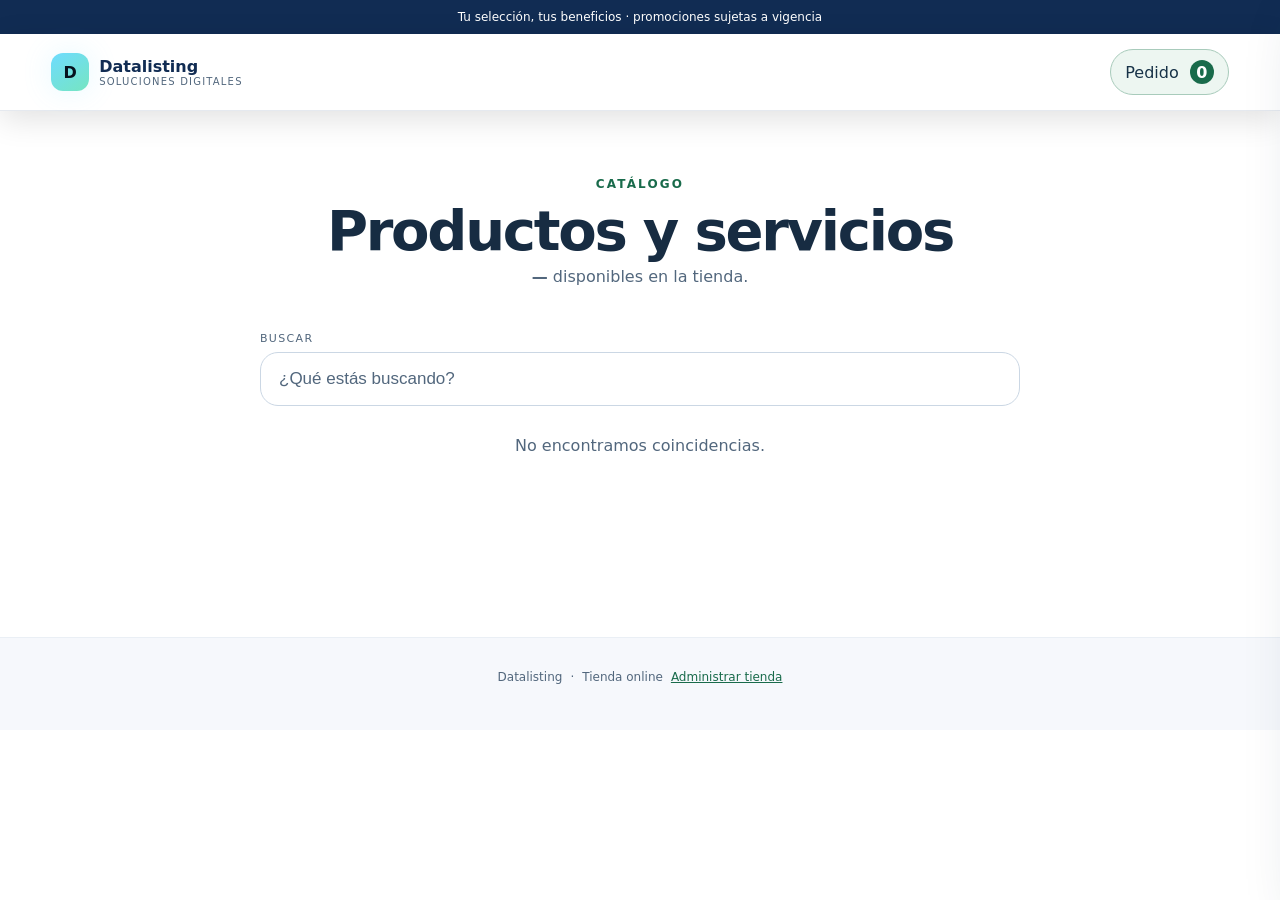
<file: index.html>
<!doctype html>
<html lang="es">
<head>
  <meta charset="utf-8">
  <meta name="viewport" content="width=device-width,initial-scale=1">
  <meta name="theme-color" content="#ffffff">
  <meta name="description" content="Datalisting · Tienda online de productos y servicios">
  <title>Datalisting</title>
  <link rel="stylesheet" href="assets/store.css?v=20261024-pedido1">
<link rel="stylesheet" href="assets/store-modern.css?v=20261024-pedido1"></head>
<body>
  <div class="store-announcement">Tu selección, tus beneficios · promociones sujetas a vigencia</div><div class="privacy-shield" id="privacyShield" aria-hidden="true">
    <div>
      <strong>Contenido protegido</strong>
      <span>Volvé a Datalisting para continuar.</span>
    </div>
  </div>
  <header class="topbar">
    <a class="brand" href="#inicio" aria-label="Inicio">
      <span class="brand-mark">D</span>
      <span><strong id="storeName">Datalisting</strong><small>soluciones digitales</small></span>
    </a>
    <button class="cart-button" id="cartButton" type="button" aria-controls="cartDrawer">
      Pedido <span id="cartCount">0</span>
    </button>
  </header>

  <main><section id="promotionBuilder" class="promotion-builder" hidden></section>
    <section class="store-entry" id="inicio">
      <div class="store-entry-layout">
        <div class="store-entry-card">
          <p class="eyebrow">DATALISTING</p>
          <h1>Tienda online</h1>
          <p class="store-entry-lead">Productos y servicios en un solo lugar.</p>
          <p class="store-entry-copy">Consultá el catálogo, buscá lo que necesitás y armá tu pedido directamente desde la tienda.</p>
          <a class="primary-link store-entry-button" href="#catalogo">Ingresar al catálogo</a>
        </div>

        <div class="store-entry-visual" aria-hidden="true">
          <canvas id="heroCanvas"></canvas>
          <div class="orbit orbit-a"></div>
          <div class="orbit orbit-b"></div>
          <div class="data-card data-card-a"><small>CATÁLOGO</small><strong>+1.000</strong><span>productos conectados</span></div>
          <div class="data-card data-card-b"><small>PRECIOS</small><strong>Dinámicos</strong><span>actualizados desde Datalisting</span></div>
          <div class="data-card data-card-c"><small>PEDIDOS</small><strong>Online</strong><span>carrito y gestión integrada</span></div>
        </div>
      </div>
    </section>

    <section id="catalogo" class="catalog-section catalog-simple">
      <div class="catalog-title">
        <p class="eyebrow">CATÁLOGO</p>
        <h2>Productos y servicios</h2>
        <p><strong id="heroCount">—</strong> disponibles en la tienda.</p>
      </div>

      <section class="toolbar toolbar-simple" aria-label="Buscar productos y servicios">
        <label class="search search-main">
          <span>Buscar</span>
          <input id="searchInput" type="search" placeholder="¿Qué estás buscando?" autocomplete="off">
        </label>
      </section>

      <section class="status" id="status">Cargando catálogo…</section>
      <section class="catalog" id="catalog" aria-live="polite"></section>
      <div class="load-more-wrap"><button class="secondary-link load-more" id="loadMoreButton" type="button" hidden>Cargar más</button></div>
    </section>
  </main>

  <aside class="drawer" id="cartDrawer" aria-hidden="true">
    <div class="drawer-head"><div><small>Tu selección</small><h2>Pedido</h2></div><button class="icon-button" id="closeCart" type="button" aria-label="Cerrar">×</button></div>
    <div class="cart-items" id="cartItems"></div>
    <div class="cart-empty" id="cartEmpty">Todavía no agregaste productos.</div>
    <button class="secondary-link new-order-button" id="resetCartButton" type="button" hidden>Nuevo pedido</button>
    <div class="cart-summary"><span>Total estimado</span><strong id="cartTotal">$ 0</strong></div>
    <button class="checkout-button" id="checkoutButton" type="button">Continuar pedido</button>
  </aside>
  <button class="backdrop" id="backdrop" type="button" aria-label="Cerrar"></button>

  <dialog class="product-detail-dialog" id="productDialog">
    <div class="product-detail-shell">
      <button class="icon-button product-detail-close" id="closeProductDialog" type="button" aria-label="Cerrar">×</button>
      <div id="productDialogContent"></div>
    </div>
  </dialog>

  <dialog class="checkout" id="checkoutDialog">
    <form class="checkout-card" id="checkoutForm">
      <div class="drawer-head"><div><small>Último paso</small><h2>Datos del pedido</h2></div><button class="icon-button" id="closeCheckout" type="button" aria-label="Cerrar">×</button></div>
      <div class="checkout-grid">
        <label>Nombre<input name="customer_name" required maxlength="150" autocomplete="name"></label>
        <label>Email<input name="customer_email" type="email" maxlength="255" autocomplete="email"></label>
        <label>Teléfono<input name="customer_phone" maxlength="60" autocomplete="tel"></label>
        <label class="full">Notas<textarea name="notes" maxlength="2000" rows="4" placeholder="Entrega, variantes, horario, etc."></textarea></label>
      </div>
      <p class="form-help">Indicá al menos email o teléfono para que puedan contactarte.</p>
      <div class="checkout-total"><span>Total estimado</span><strong id="checkoutTotal">$ 0</strong></div>
      <button class="checkout-button" id="sendOrderButton" type="button">Enviar pedido</button>
      <p class="form-message" id="formMessage" role="status"></p>
    </form>
  </dialog>

  <footer><span id="footerStore">Datalisting</span><span>·</span><span>Tienda online</span><a id="manageStoreLink" href="gestion/">Administrar tienda</a></footer>
  <script src="config.js?v=20261018-identidad1"></script>
  <script src="assets/store.js?v=20261024-pedido1"></script>
  <script src="assets/hero.js?v=20261018-identidad1"></script>

<script defer src="assets/portal-privacy-consent.js" data-portal="tienda-generica"></script>

<script defer src="https://20facusam23.github.io/portfolio/datalisting-grid/grid.js?v=20261031-2" data-dg-site="tienda"></script>
</body>
</html>
</file>
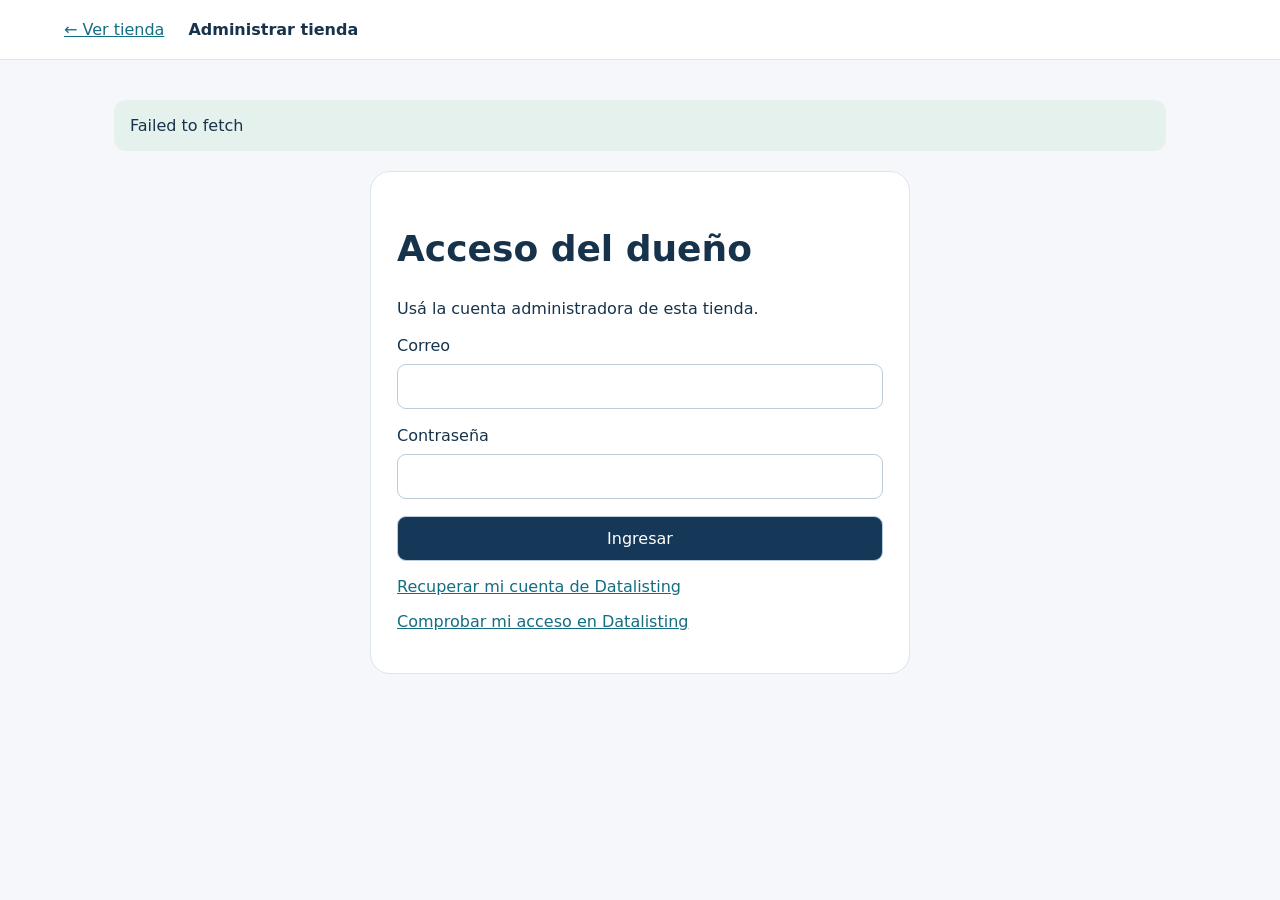
<file: gestion/index.html>
<!doctype html><html lang="es"><head><meta charset="utf-8"><meta name="viewport" content="width=device-width,initial-scale=1"><title>Administrar tienda</title><link rel="stylesheet" href="../assets/management.css?v=20261018-identidad1"></head><body><header><a id="backStore" href="../">← Ver tienda</a><strong id="brandName">Administrar tienda</strong><button id="logout" hidden>Salir</button></header><main><p id="status" role="status"></p><section id="loginBox" class="card"><h1>Acceso del dueño</h1><p id="loginHelp">Usá la cuenta administradora de esta tienda.</p><form id="loginForm"><label>Correo<input name="email" type="email" autocomplete="username" required></label><label>Contraseña<input name="password" type="password" autocomplete="current-password" required></label><button>Ingresar</button></form><p id="nutsMatrixAccessRow" hidden><a href="https://datalisting.info/matriz/portales" target="_blank" rel="noopener">Configurar acceso de Nuts en Matriz</a></p><p id="matrixRecoveryRow"><a href="https://datalisting.info/recuperar-acceso" target="_blank" rel="noopener">Recuperar mi cuenta de Datalisting</a></p><p id="matrixLoginRow"><a href="https://datalisting.info/login" target="_blank" rel="noopener">Comprobar mi acceso en Datalisting</a></p></section><section id="accountBox" class="card" hidden><h2>Mi cuenta</h2><form id="passwordForm"><label>Contraseña actual<input name="current_password" type="password" required autocomplete="current-password"></label><label>Nueva contraseña<input name="password" type="password" required minlength="6" pattern="(?=.*\p{Lu})(?=.*[\p{P}\p{S}]).{6,}" title="Mínimo 6 caracteres, una mayúscula y un símbolo" autocomplete="new-password"></label><label>Repetir nueva contraseña<input name="password_confirmation" type="password" required minlength="6" pattern="(?=.*\p{Lu})(?=.*[\p{P}\p{S}]).{6,}" title="Mínimo 6 caracteres, una mayúscula y un símbolo" autocomplete="new-password"></label><button>Cambiar contraseña</button></form></section><section id="workspace" hidden><h1>Tu tienda</h1><p><a href="#ordersSection">Ver pedidos recibidos</a></p><p>Identidad, catálogo y pedidos · los cambios se guardan en Datalisting.</p><div class="grid"><article class="card"><h2>Identidad y promociones</h2><form id="identityForm"><label>Nombre<input name="name" required></label><label>Presentación<input name="tagline" maxlength="500"></label><label>Color<input name="primary_color" type="color" value="#112c53"></label><label>Logotipo (enlace HTTPS)<input name="logo_url" type="url"></label><label class="check"><input name="promotion_enabled" type="checkbox">Activar promoción</label><label class="check"><input name="buy_three_pay_two" type="checkbox">3x2 combinado</label><label>Descuento con exactamente dos unidades (%)<input name="two_discount_percent" type="number" min="0" max="100" value="15"></label><button>Guardar identidad</button></form></article><article class="card"><h2>Catálogo</h2><label>Producto<select id="productSelect"><option value="">Nuevo producto</option></select></label><form id="productForm"><label>Nombre<input name="name" required></label><label>Descripción<textarea name="description"></textarea></label><label>Precio<input name="sale_price" type="number" step="0.01" min="0.01" required></label><label>Categoría<input name="category"></label><label>Imagen (enlace HTTPS)<input name="image_url" type="url"></label><label class="check"><input name="active" type="checkbox" checked>Disponible</label><button>Guardar producto</button></form></article></div><article class="card" id="ordersSection"><h2 id="ordersTitle">Pedidos recibidos</h2><p>Consultá aquí los pedidos registrados en tu tienda.</p><button id="refreshOrders" type="button">Actualizar pedidos</button><div id="orders"></div></article></section></main><script src="../config.js?v=20261018-identidad1"></script><script src="../assets/order-confirmation.js?v=20261124-nuts-entrega2"></script><script src="../assets/nuts-owner-support.js?v=20261124-acceso-matriz2"></script><script src="../assets/management.js?v=20261124-acceso-matriz2"></script></body></html>
</file>
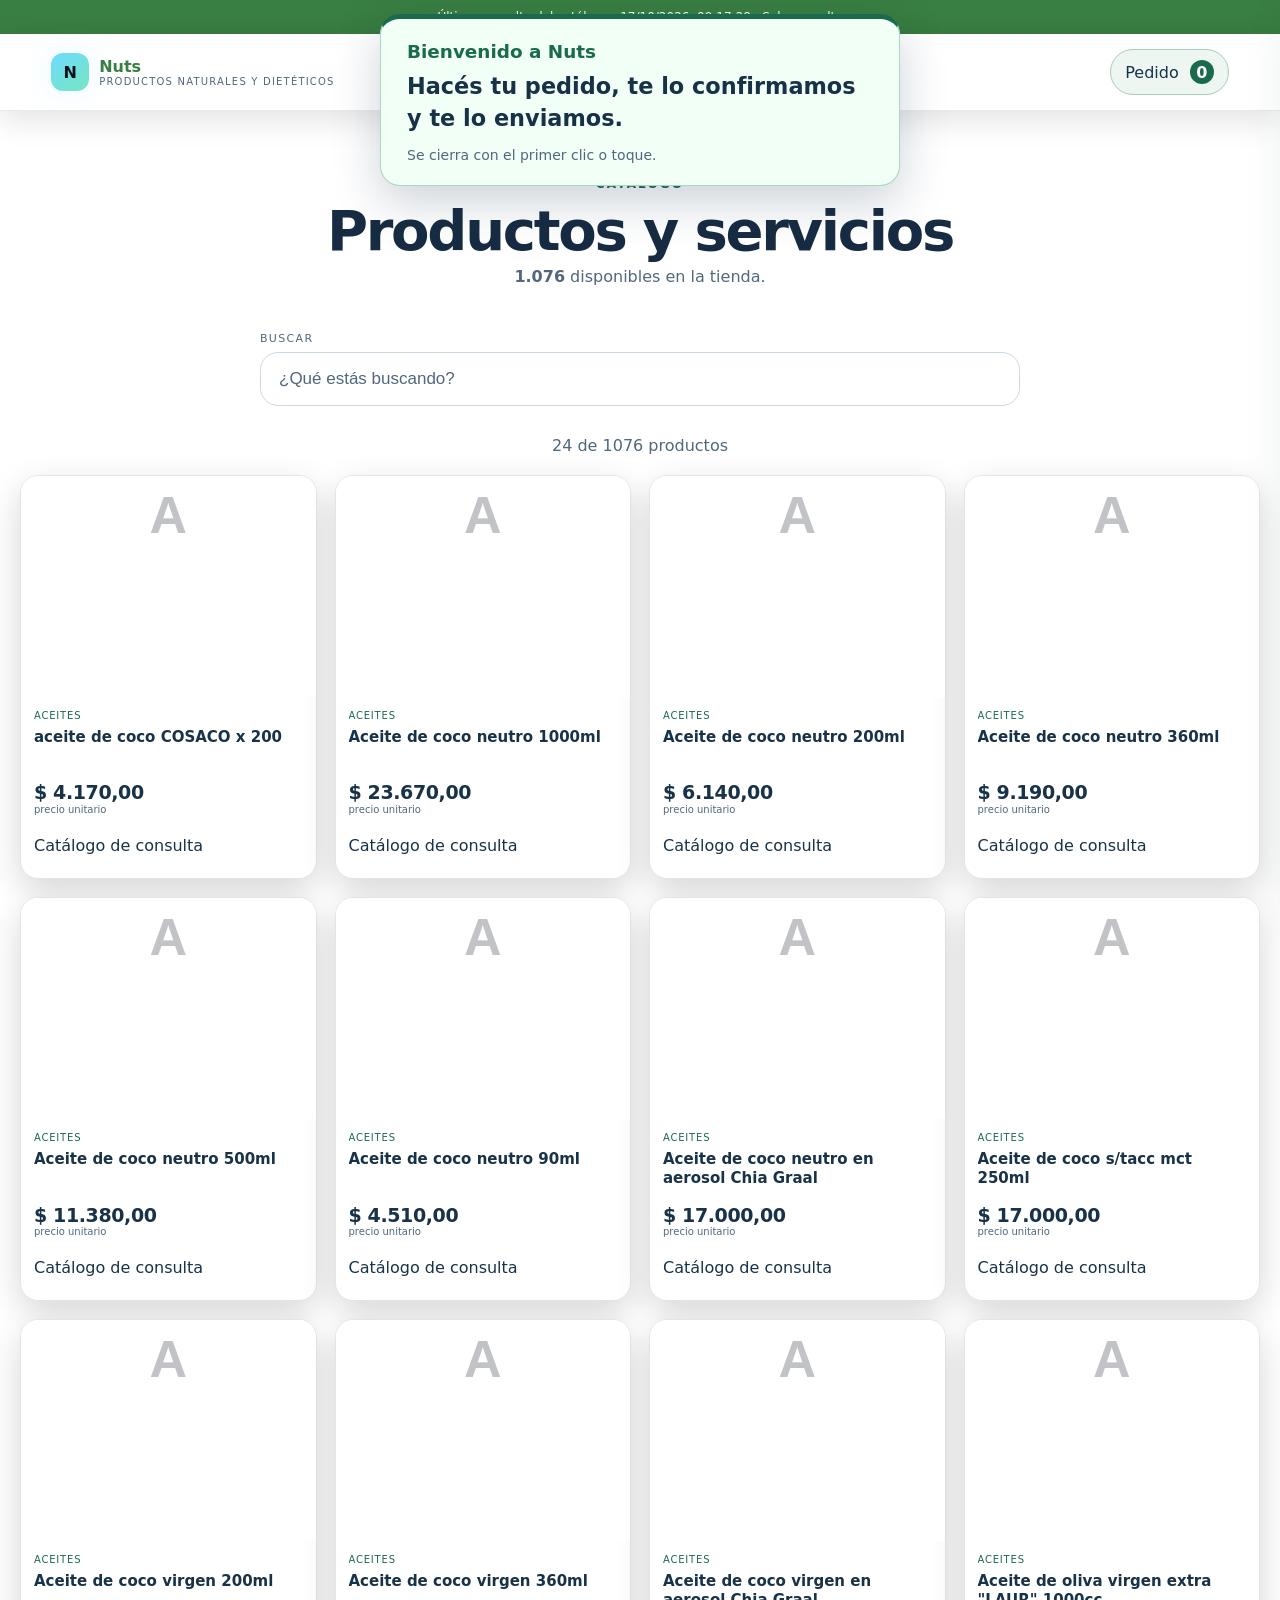
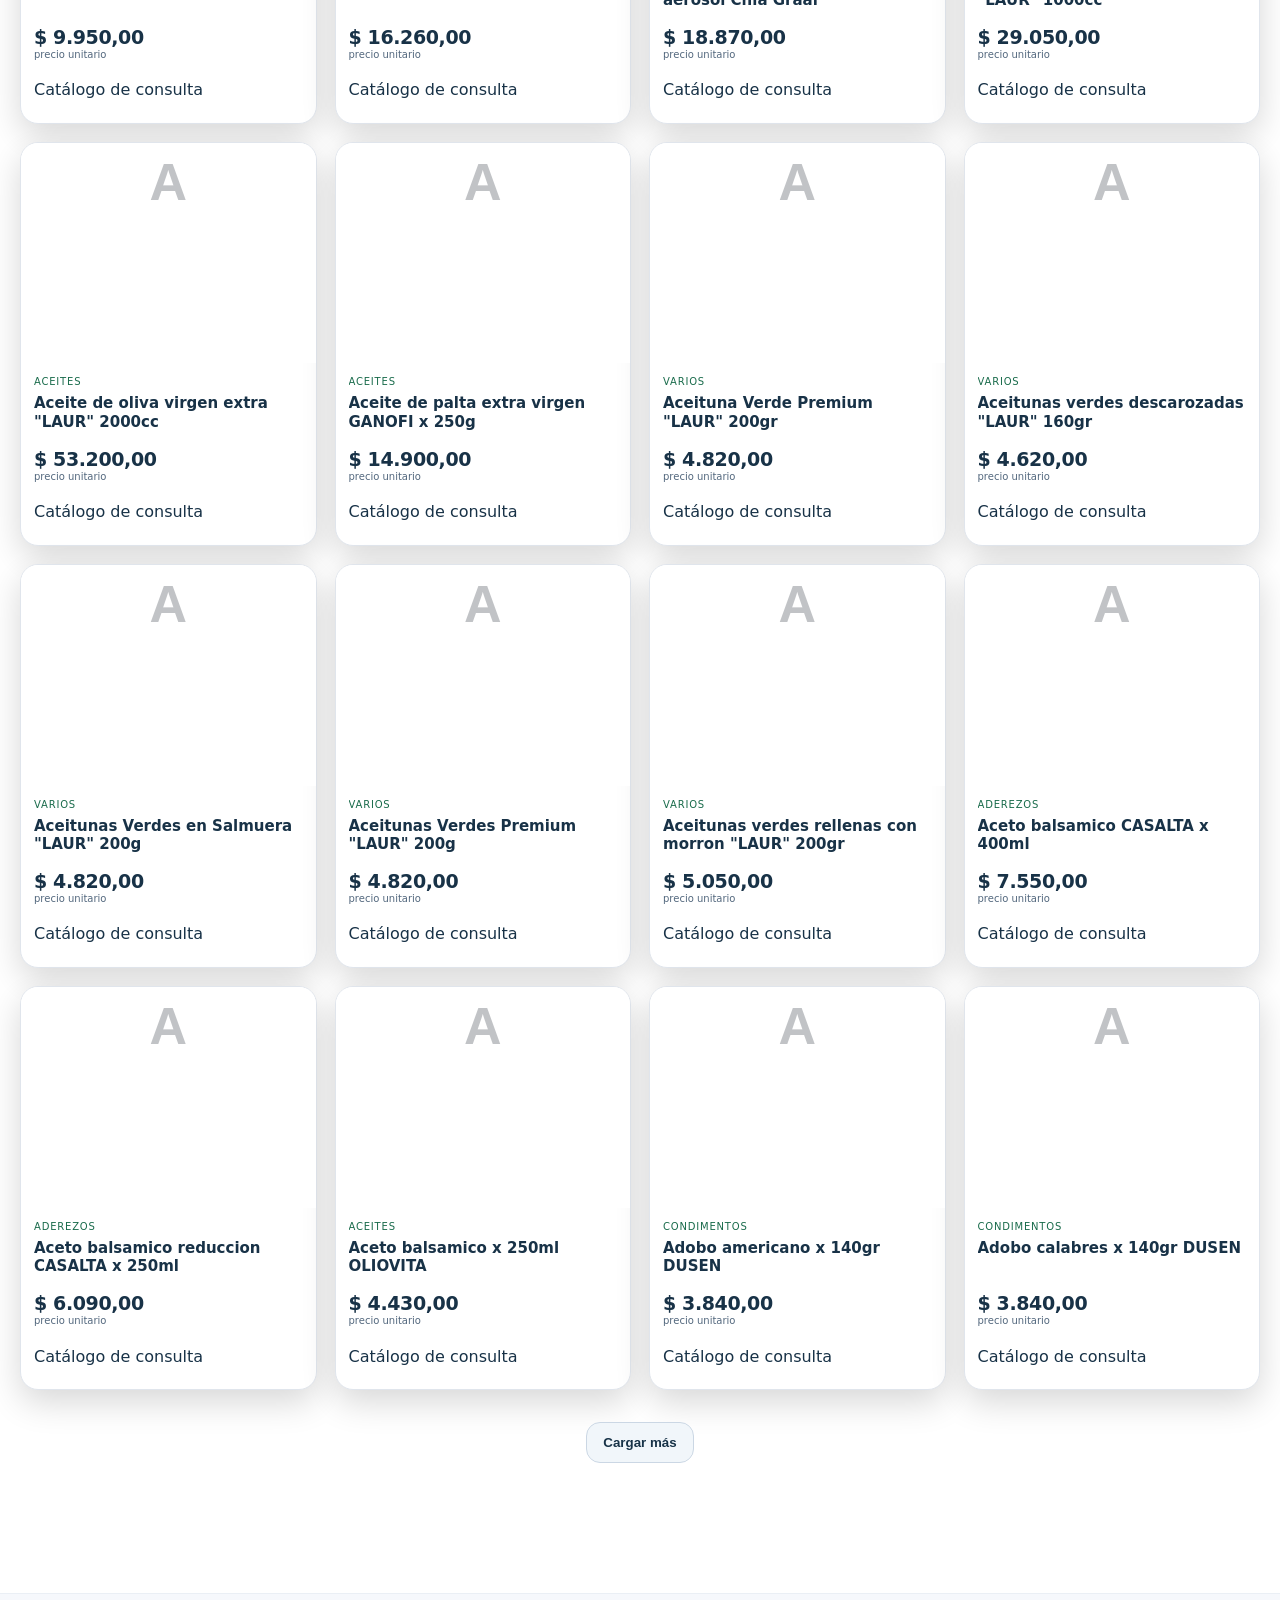
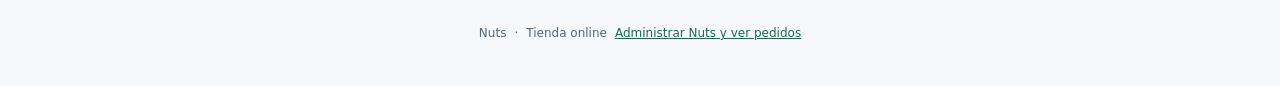
<file: nutrigo/index.html>
<!doctype html><html lang="es"><head><meta charset="utf-8"><meta name="viewport" content="width=device-width,initial-scale=1"><meta http-equiv="refresh" content="0;url=../nuts/"><title>Nuts</title></head><body><p><a href="../nuts/">Ingresar a Nuts</a></p><script>location.replace("../nuts/"+location.search+location.hash);</script>
</body></html>
</file>
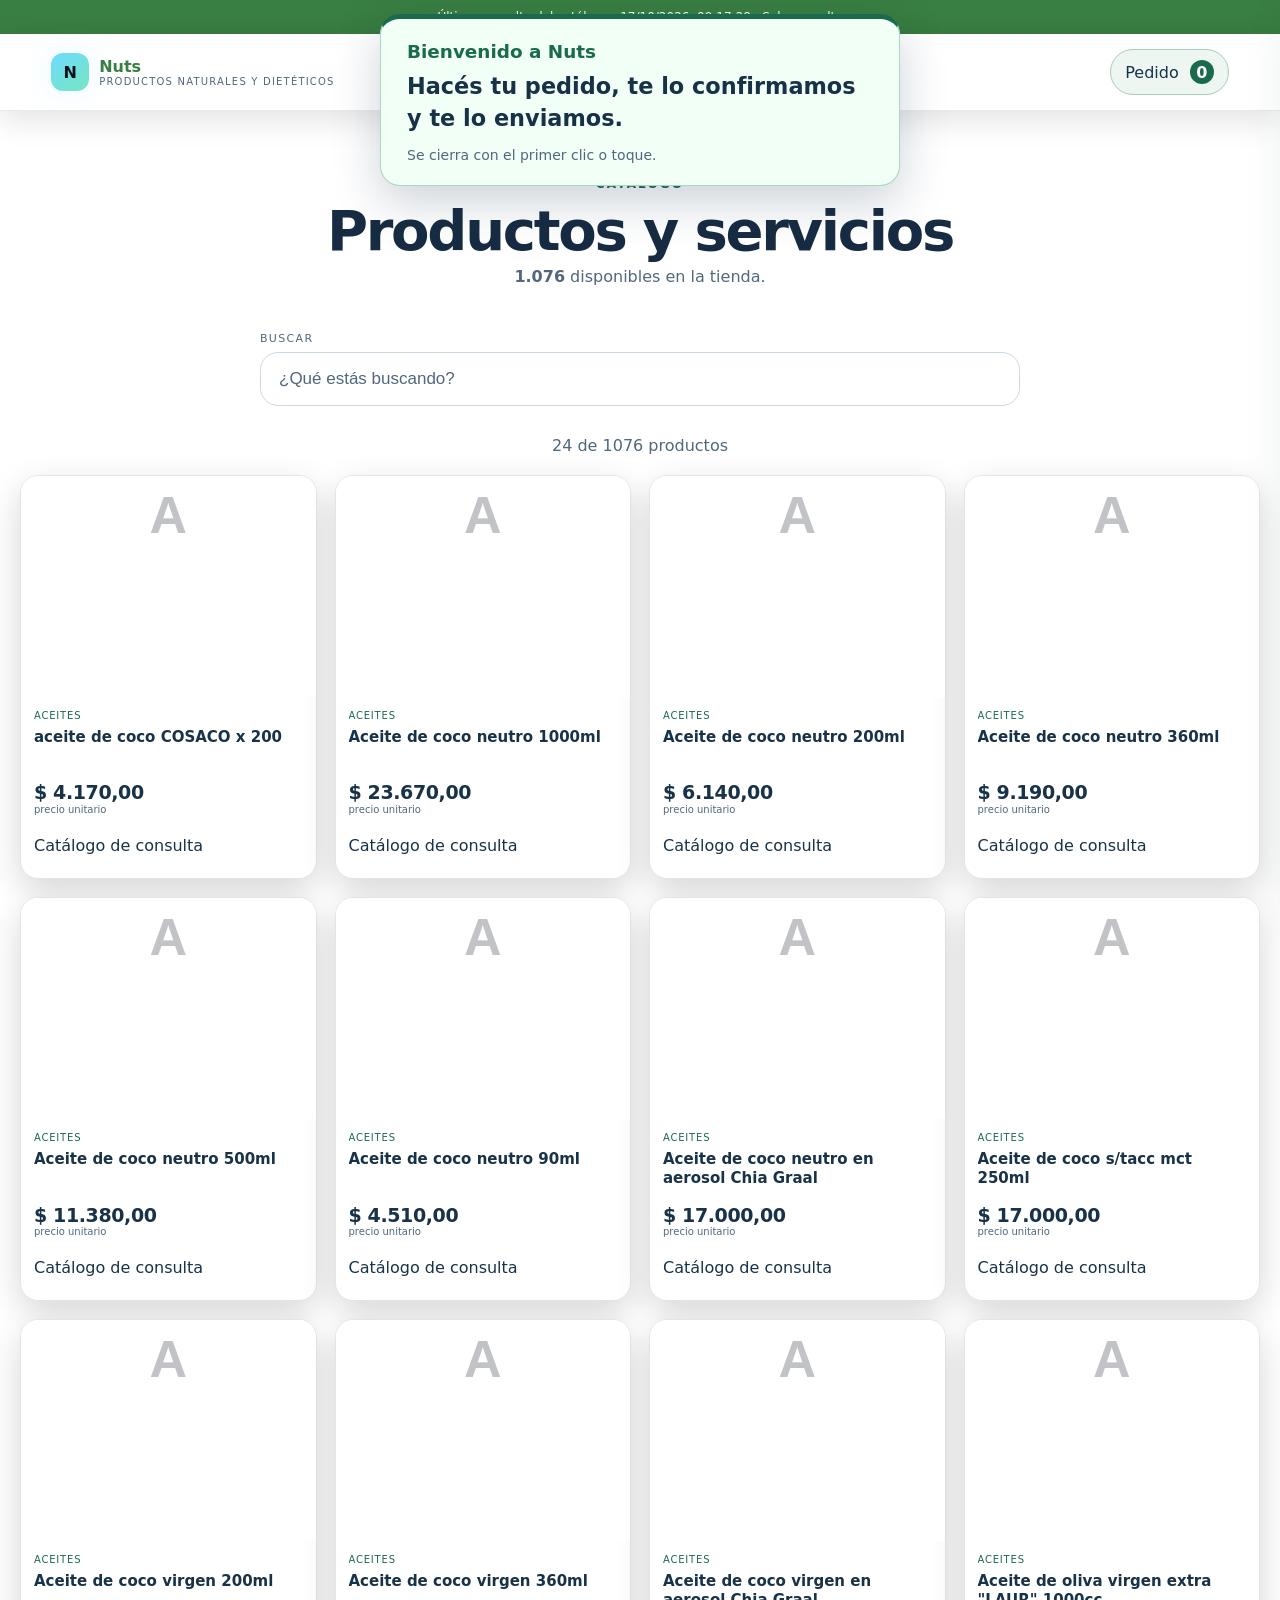
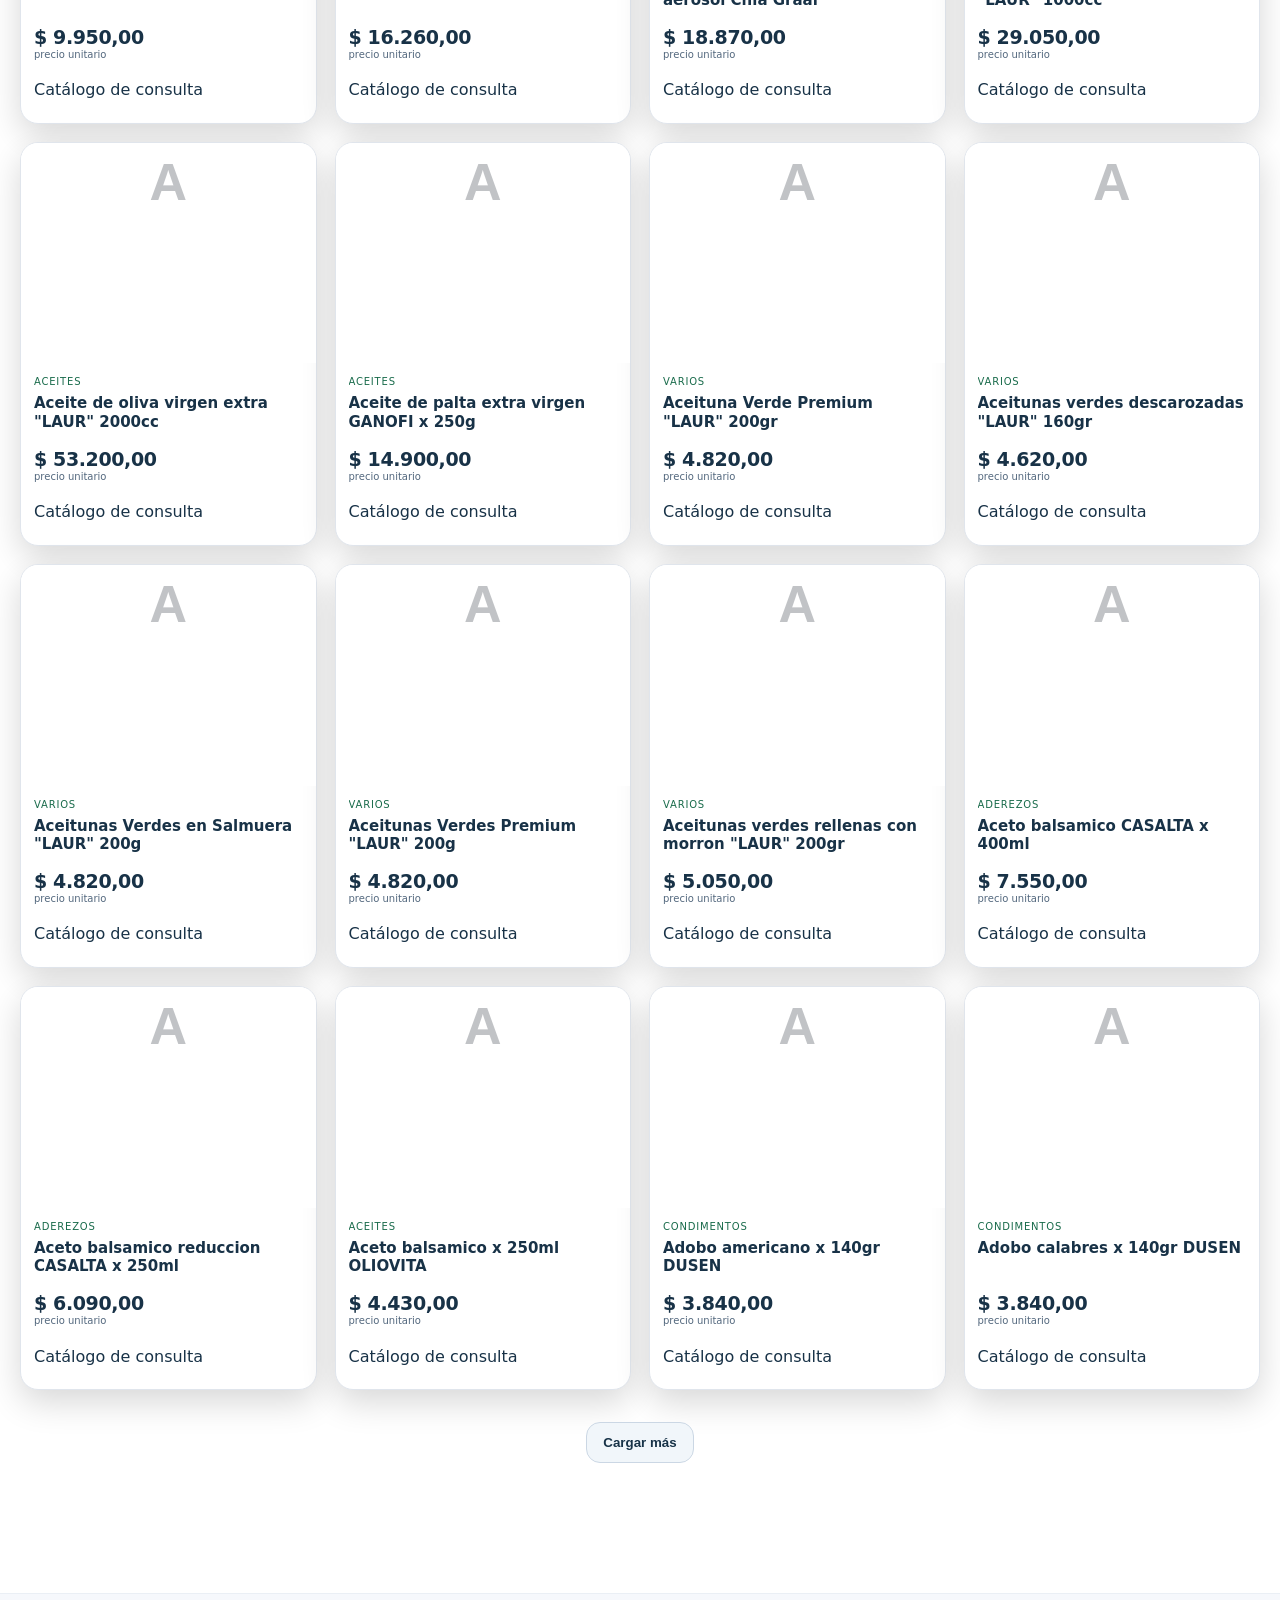
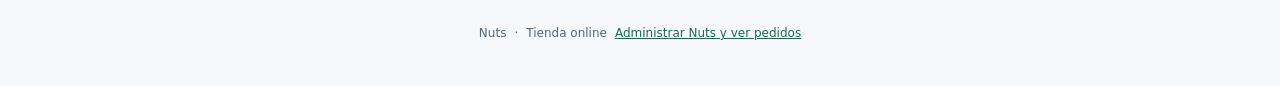
<file: nuts/index.html>
<!doctype html>
<html lang="es">
<head>
  <meta charset="utf-8">
  <meta name="viewport" content="width=device-width,initial-scale=1">
  <meta name="theme-color" content="#ffffff">
  <meta name="description" content="Nuts · Catálogo de productos naturales y dietéticos">
  <link rel="canonical" href="https://20facusam23.github.io/datalisting-tienda/nuts/">
  <meta property="og:type" content="website">
  <meta property="og:locale" content="es_AR">
  <meta property="og:site_name" content="Nuts">
  <meta property="og:title" content="Nuts · Productos naturales y dietéticos">
  <meta property="og:description" content="Explorá el catálogo de Nuts y armá tu pedido de productos naturales y dietéticos.">
  <meta property="og:url" content="https://20facusam23.github.io/datalisting-tienda/nuts/">
  <meta property="og:image" content="https://20facusam23.github.io/datalisting-tienda/nuts/images/nuts-vista-previa-20261124.jpg">
  <meta property="og:image:secure_url" content="https://20facusam23.github.io/datalisting-tienda/nuts/images/nuts-vista-previa-20261124.jpg">
  <meta property="og:image:type" content="image/jpeg">
  <meta property="og:image:width" content="1734">
  <meta property="og:image:height" content="907">
  <meta property="og:image:alt" content="Nuts: productos naturales y dietéticos, catálogo y pedidos, con arándanos deshidratados.">
  <link rel="image_src" href="https://20facusam23.github.io/datalisting-tienda/nuts/images/nuts-vista-previa-20261124.jpg">
  <meta name="twitter:card" content="summary_large_image">
  <meta name="twitter:title" content="Nuts · Productos naturales y dietéticos">
  <meta name="twitter:description" content="Hacés tu pedido, te lo confirmamos y te lo enviamos.">
  <meta name="twitter:image" content="https://20facusam23.github.io/datalisting-tienda/nuts/images/nuts-vista-previa-20261124.jpg">
  <meta name="twitter:image:alt" content="Nuts, catálogo y pedidos de productos naturales y dietéticos.">
  <title>Nuts · Productos naturales y dietéticos</title>
  <link rel="stylesheet" href="../assets/store.css?v=20261024-pedido1">
<link rel="stylesheet" href="../assets/store-modern.css?v=20261024-pedido1">  <style>
    .nuts-welcome { position: fixed; z-index: 1200; top: 14px; left: 50%; width: min(520px, calc(100% - 28px)); padding: 22px 26px; border: 1px solid #a8d8c1; border-top: 5px solid #196b4b; border-radius: 20px; background: #f1fff7; color: #173247; box-shadow: 0 16px 48px rgb(23 50 71 / .22); transform: translateX(-50%); pointer-events: none; animation: nuts-welcome-in .65s cubic-bezier(.18,.8,.25,1) both; }
    .nuts-welcome strong { display: block; margin-bottom: 8px; color: #196b4b; font-size: 1.15rem; }
    .nuts-welcome p { margin: 0; font-size: clamp(1.1rem, 3.5vw, 1.4rem); line-height: 1.45; font-weight: 650; }
    .nuts-welcome small { display: block; margin-top: 12px; color: #52677d; font-size: .875rem; }
    @keyframes nuts-welcome-in { from { transform: translate(-50%, -150%); opacity: 0; } to { transform: translate(-50%, 0); opacity: 1; } }
    @media (prefers-reduced-motion: reduce) { .nuts-welcome { animation: none; } }
    .nuts-delivery { margin: 18px 0; padding: 16px; display: grid; gap: 14px; border: 1px solid #cbd7e4; border-radius: 14px; }
    .nuts-delivery legend { padding: 0 6px; font-weight: 700; }
    .nuts-delivery-option { display: flex; align-items: center; gap: 12px; font-weight: 650; }
    .nuts-delivery-option input { flex: 0 0 22px; width: 22px; height: 22px; margin: 0; accent-color: #196b4b; }
    .nuts-delivery label:not(.nuts-delivery-option) { display: grid; gap: 8px; }
    .nuts-delivery input[type=text] { width: 100%; min-width: 0; padding: 12px; border: 1px solid #cbd7e4; border-radius: 10px; font: inherit; }
    #nutsWelcome[hidden], #deliveryAddressRow[hidden], #shippingSummary[hidden], #lastOrderNav[hidden] { display: none !important; }
    .nuts-order-nav { padding: 12px 5%; text-align: right; }
    .nuts-order-nav button { font: inherit; color: #196b4b; cursor: pointer; }
    .order-receipt-dialog { width: min(640px, calc(100% - 24px)); max-height: 90vh; padding: 24px; border: 1px solid #cbd7e4; border-radius: 20px; background: #fff; color: #173247; }
    .order-receipt-dialog::backdrop { background: rgb(23 50 71 / .45); }
    .order-receipt-dialog .icon-button { float: right; }
    .order-receipt-dialog h2 { margin-top: 0; padding-right: 32px; }
    .order-receipt-detail { padding: 16px; border-radius: 12px; background: #f6f8fc; white-space: pre-wrap; overflow-wrap: anywhere; font: inherit; user-select: text; }
    .order-receipt-actions { display: flex; flex-wrap: wrap; gap: 12px; }
    .order-receipt-actions a { display: block; text-align: center; text-decoration: none; }
    .order-receipt-actions button { font: inherit; cursor: pointer; }
  </style>
</head>
<body>
  <aside class="nuts-welcome" id="nutsWelcome" aria-label="Bienvenida a Nuts" aria-live="polite" hidden>
    <strong>Bienvenido a Nuts</strong>
    <p>Hacés tu pedido, te lo confirmamos y te lo enviamos.</p>
    <small>Se cierra con el primer clic o toque.</small>
  </aside>
  <div class="store-announcement">Nuts · Productos naturales y dietéticos</div><div class="privacy-shield" id="privacyShield" aria-hidden="true">
    <div>
      <strong>Contenido protegido</strong>
      <span>Volvé a Nuts para continuar.</span>
    </div>
  </div>
  <header class="topbar">
    <a class="brand" href="#inicio" aria-label="Inicio">
      <span class="brand-mark">N</span>
      <span><strong id="storeName">Nuts</strong><small>Productos naturales y dietéticos</small></span>
    </a>
    <button class="cart-button" id="cartButton" type="button" aria-controls="cartDrawer">
      Pedido <span id="cartCount">0</span>
    </button>
  </header>

  <nav class="nuts-order-nav" id="lastOrderNav" aria-label="Tus pedidos" hidden>
    <button class="secondary-link" id="lastOrderButton" type="button" hidden>Ver mi último pedido</button>
  </nav>

  <main><section id="promotionBuilder" class="promotion-builder" hidden></section>
    <section class="store-entry" id="inicio">
      <div class="store-entry-layout">
        <div class="store-entry-card">
          <p class="eyebrow">NUTS</p>
          <h1>Naturales, como vos.</h1>
          <p class="store-entry-lead">Productos naturales y dietéticos en un solo lugar.</p>
          <p class="store-entry-copy">Explorá nuestro catálogo, agregá productos y envianos tu pedido.</p>
          <a class="primary-link store-entry-button" href="#catalogo">Ingresar al catálogo</a>
        </div>

        <div class="store-entry-visual" aria-hidden="true">
          <canvas id="heroCanvas"></canvas>
          <div class="orbit orbit-a"></div>
          <div class="orbit orbit-b"></div>
          <div class="data-card data-card-a"><small>CATÁLOGO</small><strong>+1.000</strong><span>productos conectados</span></div>
          <div class="data-card data-card-b"><small>PRECIOS</small><strong>Dinámicos</strong><span>actualizados desde Datalisting</span></div>
          <div class="data-card data-card-c"><small>PEDIDOS</small><strong>Online</strong><span>carrito y gestión integrada</span></div>
        </div>
      </div>
    </section>

    <section id="catalogo" class="catalog-section catalog-simple">
      <div class="catalog-title">
        <p class="eyebrow">CATÁLOGO</p>
        <h2>Productos y servicios</h2>
        <p><strong id="heroCount">—</strong> disponibles en la tienda.</p>
      </div>

      <section class="toolbar toolbar-simple" aria-label="Buscar productos y servicios">
        <label class="search search-main">
          <span>Buscar</span>
          <input id="searchInput" type="search" placeholder="¿Qué estás buscando?" autocomplete="off">
        </label>
      </section>

      <section class="status" id="status">Cargando catálogo…</section>
      <section class="catalog" id="catalog" aria-live="polite"></section>
      <div class="load-more-wrap"><button class="secondary-link load-more" id="loadMoreButton" type="button" hidden>Cargar más</button></div>
    </section>
  </main>

  <aside class="drawer" id="cartDrawer" aria-hidden="true">
    <div class="drawer-head"><div><small>Tu selección</small><h2>Pedido</h2></div><button class="icon-button" id="closeCart" type="button" aria-label="Cerrar">×</button></div>
    <div class="cart-items" id="cartItems"></div>
    <div class="cart-empty" id="cartEmpty">Todavía no agregaste productos.</div>
    <button class="secondary-link new-order-button" id="resetCartButton" type="button" hidden>Nuevo pedido</button>
    <div class="cart-summary"><span>Total estimado</span><strong id="cartTotal">$ 0</strong></div>
    <button class="checkout-button" id="checkoutButton" type="button">Continuar pedido</button>
  </aside>
  <button class="backdrop" id="backdrop" type="button" aria-label="Cerrar"></button>

  <dialog class="product-detail-dialog" id="productDialog">
    <div class="product-detail-shell">
      <button class="icon-button product-detail-close" id="closeProductDialog" type="button" aria-label="Cerrar">×</button>
      <div id="productDialogContent"></div>
    </div>
  </dialog>

  <dialog class="checkout" id="checkoutDialog">
    <form class="checkout-card" id="checkoutForm">
      <div class="drawer-head"><div><small>Último paso</small><h2>Datos del pedido</h2></div><button class="icon-button" id="closeCheckout" type="button" aria-label="Cerrar">×</button></div>
      <div class="checkout-grid">
        <label>Nombre<input name="customer_name" required maxlength="150" autocomplete="name"></label>
        <label>Email<input name="customer_email" type="email" maxlength="255" autocomplete="email"></label>
        <label>Teléfono<input name="customer_phone" maxlength="60" autocomplete="tel"></label>
        <label class="full">Notas<textarea name="notes" maxlength="2000" rows="4" placeholder="Entrega, variantes, horario, etc."></textarea></label>
      </div>
      <p class="form-help">Indicá al menos email o teléfono para que puedan contactarte.</p>
      <fieldset class="nuts-delivery">
        <legend>Entrega del pedido</legend>
        <label class="nuts-delivery-option"><input id="nutsShipping" name="nuts_shipping" type="checkbox" value="1">Agregar envío (+ $2.000)</label>
        <label id="deliveryAddressRow" hidden>Dirección de entrega<input id="deliveryAddress" name="delivery_address" type="text" maxlength="500" autocomplete="street-address" placeholder="Calle, número y localidad"></label>
      </fieldset>
      <div class="checkout-total"><span>Productos</span><strong id="checkoutProductsTotal">$ 0</strong></div>
      <div class="checkout-total" id="shippingSummary" hidden><span>Envío</span><strong>$ 2.000,00</strong></div>
      <div class="checkout-total"><span>Total estimado</span><strong id="checkoutTotal">$ 0</strong></div>
      <button class="checkout-button" id="sendOrderButton" type="button">Confirmar pedido</button>
      <p class="form-message" id="formMessage" role="status"></p>
    </form>
  </dialog>

  <dialog class="order-receipt-dialog" id="orderReceiptDialog" aria-label="Confirmación del pedido">
    <button class="icon-button" id="closeOrderReceipt" type="button" aria-label="Cerrar confirmación">×</button>
    <div id="orderReceiptContent"></div>
  </dialog>

  <footer><span id="footerStore">Nuts</span><span>·</span><span>Tienda online</span><a id="manageStoreLink" href="../gestion/?portal=nuts#ordersSection">Administrar Nuts y ver pedidos</a></footer>
  <script src="../config.js?v=20261018-identidad1"></script>
  <script src="config.js?v=20261124-nuts-whatsapp3"></script>
  <script src="../assets/order-confirmation.js?v=20261124-nuts-entrega2"></script>
  <script src="../assets/store.js?v=20261124-nuts-entrega2"></script>
  <script src="../assets/hero.js?v=20261018-identidad1"></script>

<script defer src="../assets/portal-privacy-consent.js" data-portal="nuts"></script>

<script defer src="https://20facusam23.github.io/portfolio/datalisting-grid/grid.js?v=20261031-2" data-dg-site="nuts"></script>
</body>
</html>
</file>
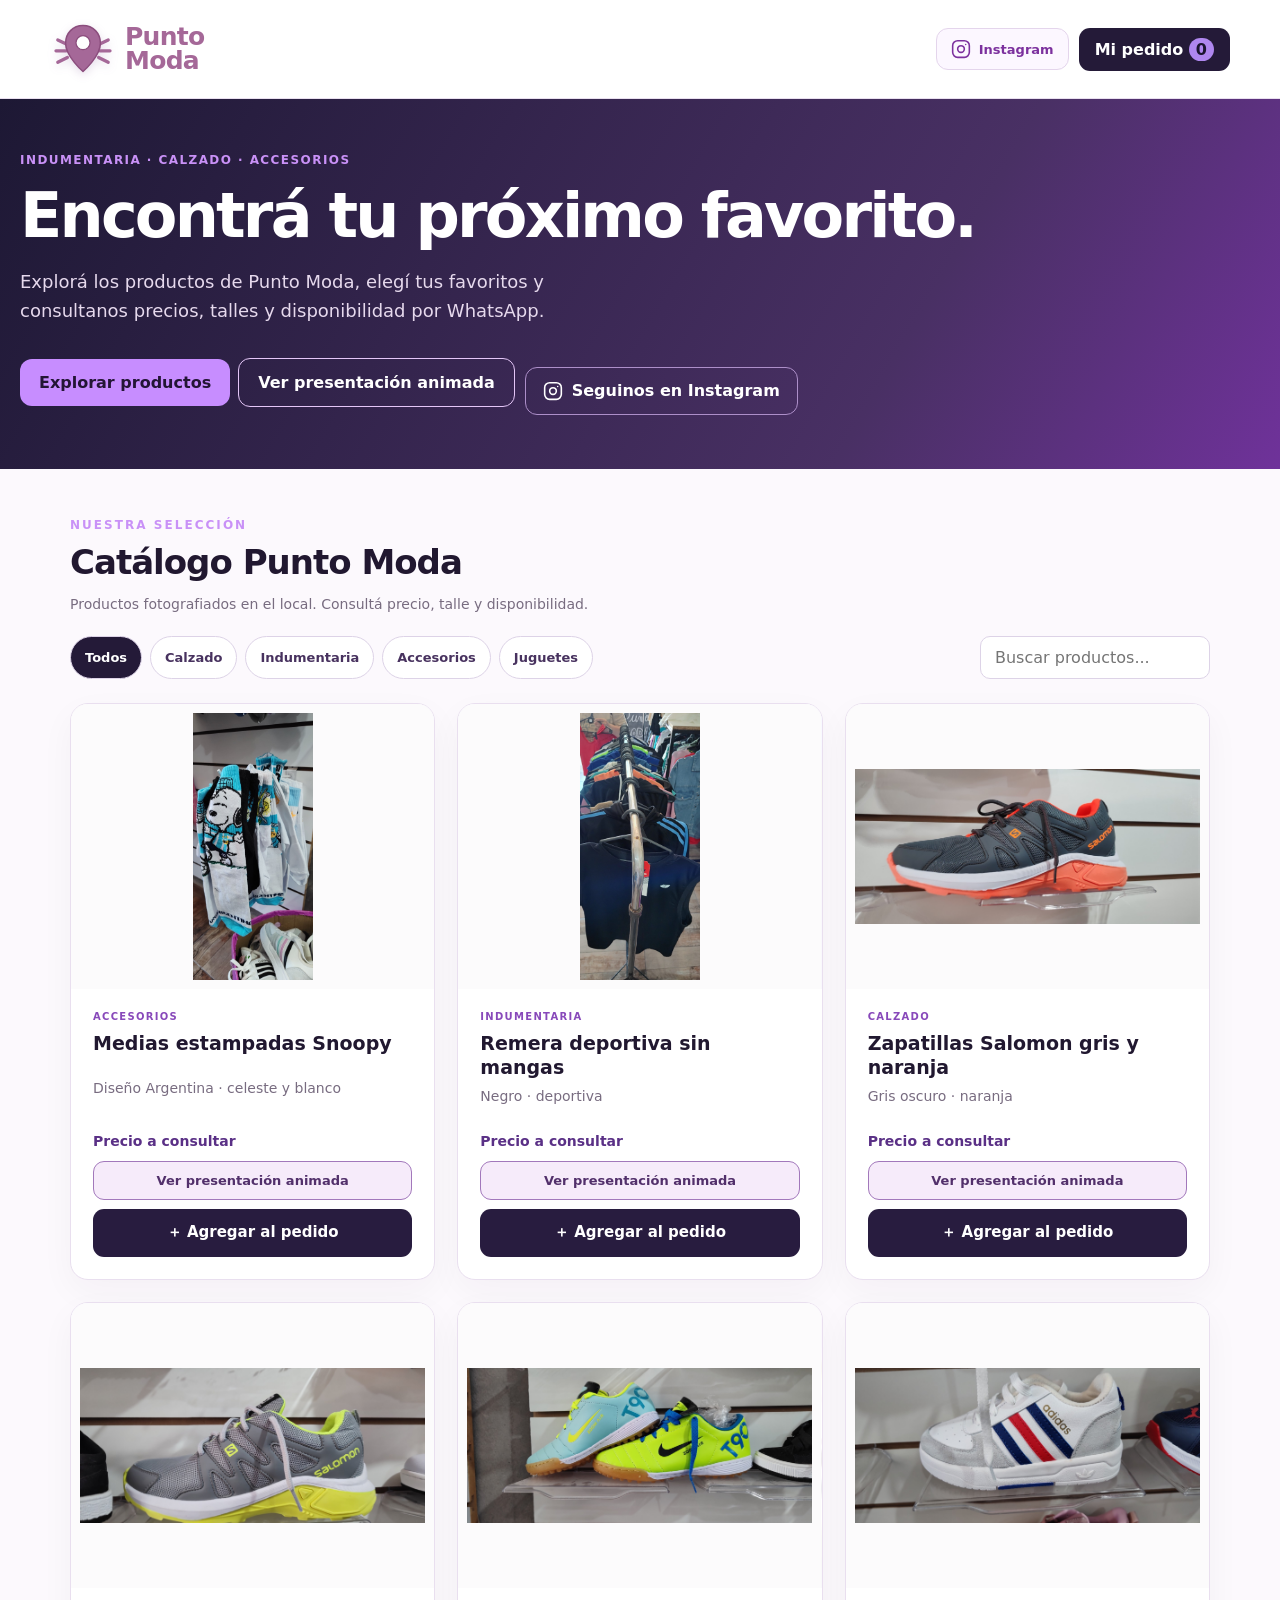
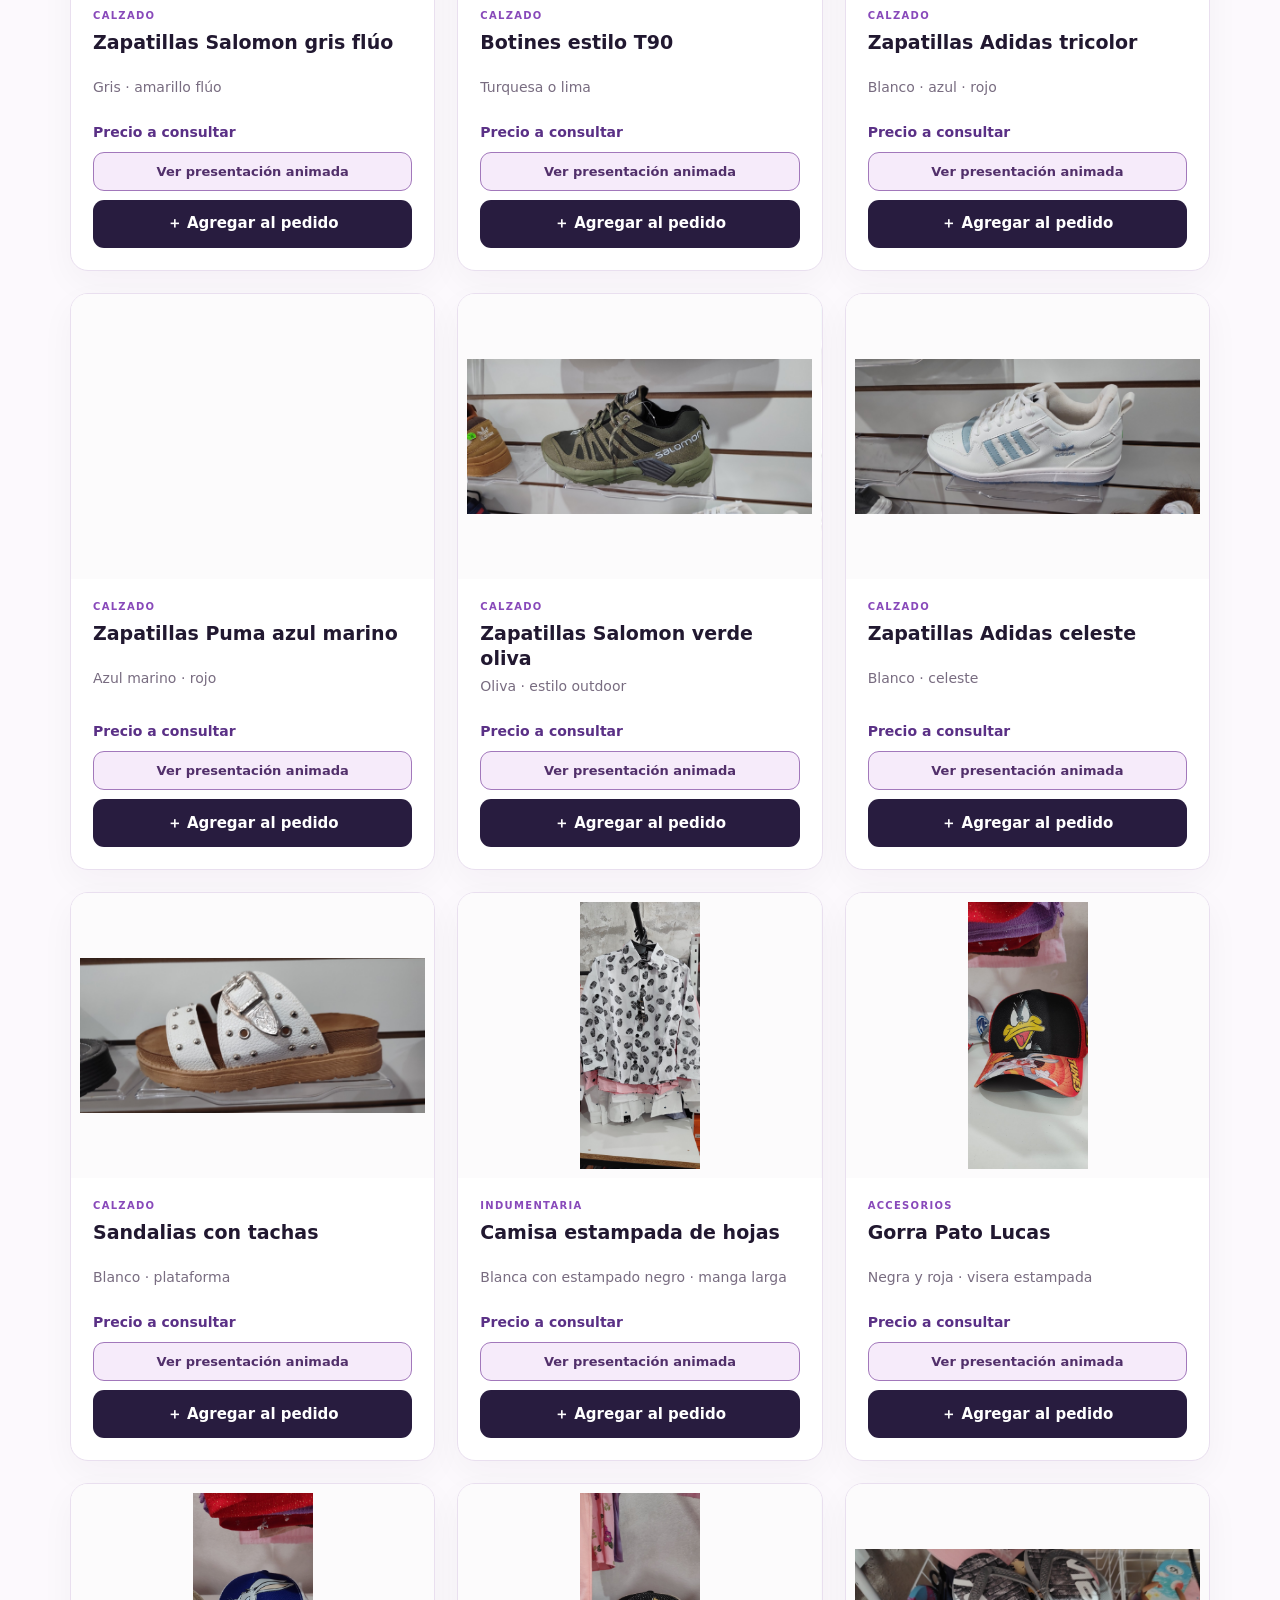
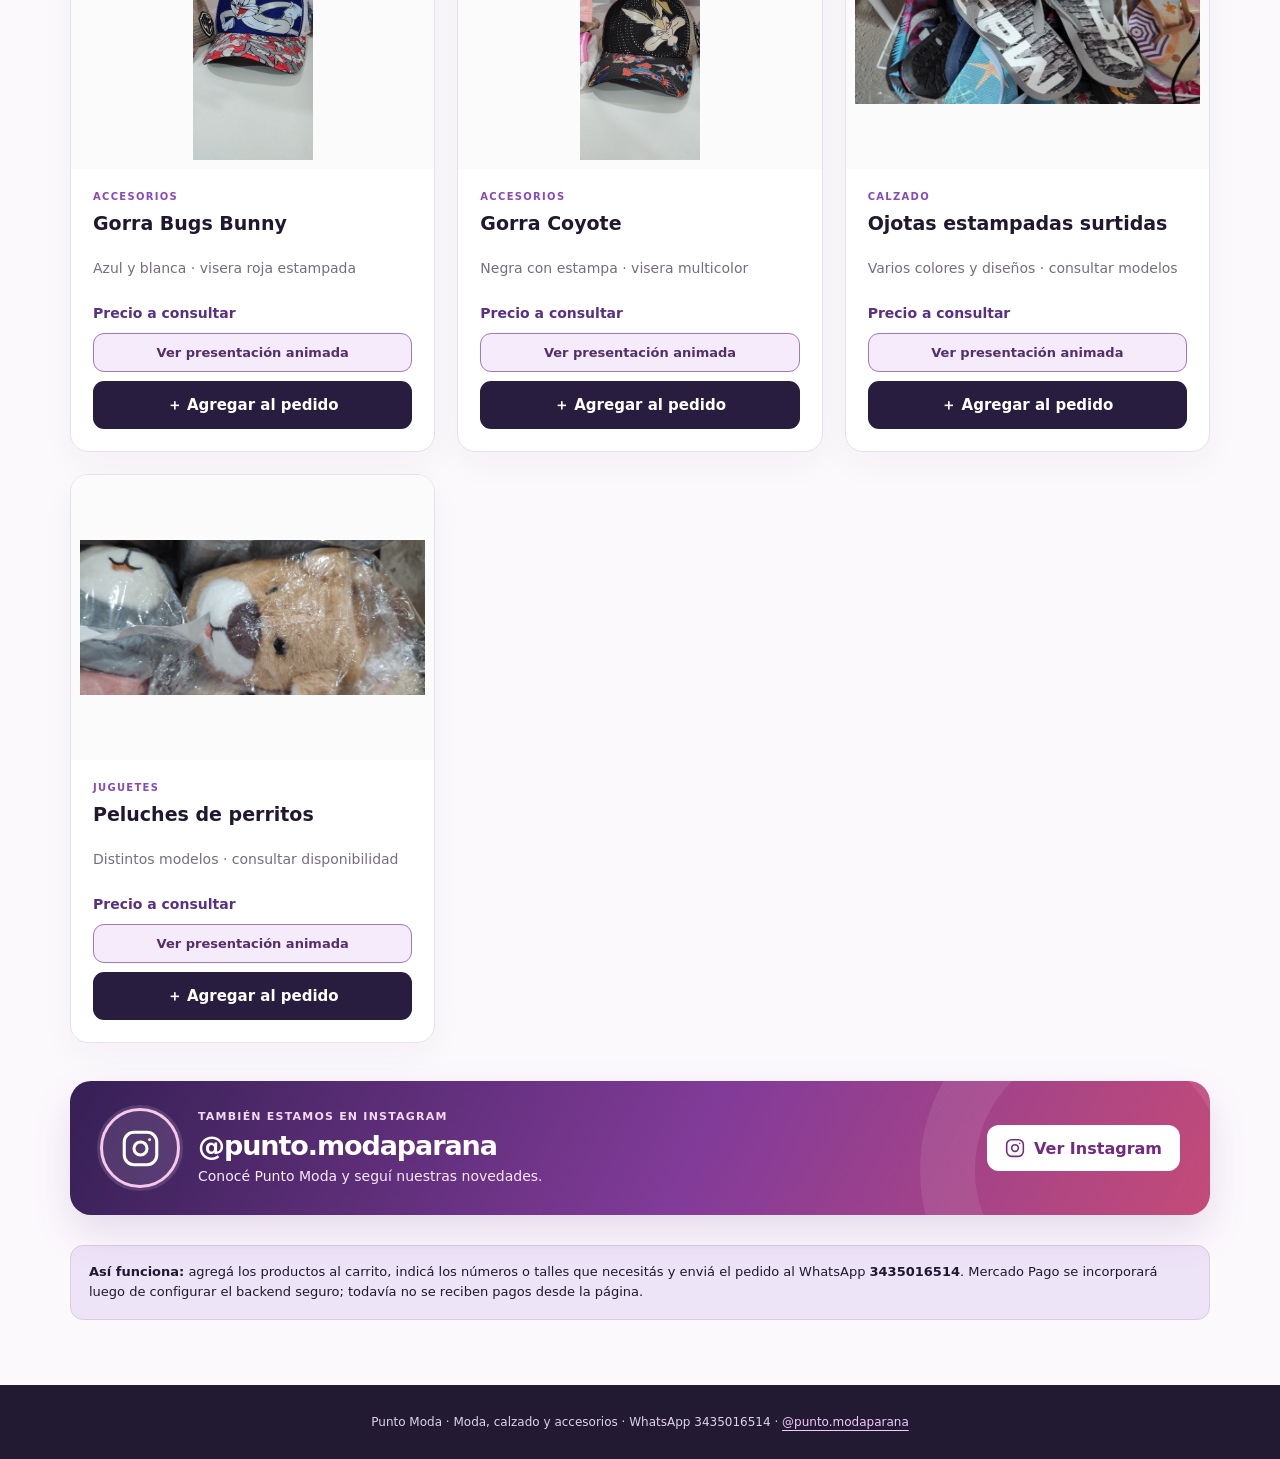
<file: punto-moda/index.html>
<!DOCTYPE html>
<html lang="es-AR"><head><meta charset="utf-8"><meta name="viewport" content="width=device-width,initial-scale=1">
<title>Punto Moda | Catálogo de indumentaria y calzado</title><meta name="description" content="Explorá el catálogo de Punto Moda y consultá disponibilidad de indumentaria, calzado y accesorios.">
<style>
:root{--ink:#211830;--violet:#7d37be;--line:#e9dfef;--muted:#786c80}*{box-sizing:border-box}body{margin:0;background:#fcf9fd;color:var(--ink);font-family:system-ui,-apple-system,"Segoe UI",sans-serif}button,input,textarea{font:inherit}button{cursor:pointer}header{background:white;position:sticky;top:0;z-index:8;border-bottom:1px solid var(--line)}.wrap{max-width:1180px;margin:auto;padding:0 20px}.head{display:flex;align-items:center;justify-content:space-between;padding:17px 0;gap:14px}.logo{font-size:25px;font-weight:850;letter-spacing:-1px}.logo span{color:var(--violet)}.button{border:0;background:#241a38;color:white;padding:12px 16px;border-radius:11px;font-weight:750}.pill{background:#af87ef;color:#1b1530;padding:2px 7px;border-radius:20px}.banner{background:linear-gradient(120deg,#1d1834,#493064 70%,#6f329a);color:white;padding:54px 0}.banner h1{font-size:clamp(34px,5vw,62px);letter-spacing:-2.5px;max-width:590px;margin:14px 0}.banner p{max-width:560px;line-height:1.6;color:#e6d9ed}.kicker{letter-spacing:.17em;text-transform:uppercase;color:#c991f7;font-size:12px;font-weight:900}.link{display:inline-block;background:#c78dff;color:#231535;padding:14px 19px;border-radius:12px;font-weight:800;text-decoration:none;margin-top:14px}main{padding:45px 20px 65px;max-width:1180px;margin:auto}h2{letter-spacing:-1px;font-size:34px;margin:9px 0}.subtitle{color:var(--muted);font-size:14px;margin-bottom:24px}.tools{display:flex;justify-content:space-between;gap:12px;flex-wrap:wrap;margin-bottom:24px}.cats{display:flex;gap:8px;flex-wrap:wrap}.chip{border:1px solid #ddd3e7;border-radius:40px;padding:10px 14px;background:white;color:#48325f;font-size:13px;font-weight:750}.chip.on{background:#241a38;color:white}.tools input{padding:11px 14px;border-radius:10px;border:1px solid #ddd3e7;min-width:230px}.grid{display:grid;grid-template-columns:repeat(3,minmax(0,1fr));gap:22px}.card{border:1px solid var(--line);border-radius:18px;overflow:hidden;background:white;box-shadow:0 12px 35px #2913380a;display:flex;flex-direction:column}.picture{height:285px;background-color:#f9f9fb;background-image:url(sprite.webp);background-size:200% 500%;background-repeat:no-repeat;position:relative}.picture::before{content:attr(data-fallback);position:absolute;inset:0;display:grid;place-items:center;font-size:55px;opacity:.19}.picture.loaded::before{display:none}.inside{padding:22px;display:flex;flex:1;flex-direction:column}.type{font-size:10px;color:#8849ba;text-transform:uppercase;letter-spacing:.13em;font-weight:900}.inside h3{font-size:19px;line-height:1.3;min-height:41px;margin:9px 0 6px}.inside p{font-size:14px;color:var(--muted);line-height:1.5;min-height:37px;margin:0 0 10px}.cost{font-weight:850;color:#5a3086;font-size:12px;margin:auto 0 12px}.add{border:0;background:#281c3f;color:white;border-radius:11px;padding:12px;font-weight:800;width:100%}.add:hover{background:#713da2}.note{margin-top:30px;background:#eee4f7;border:1px solid #dcccdf;padding:16px 18px;border-radius:13px;font-size:13px;line-height:1.55}.shade{position:fixed;inset:0;background:#17102599;z-index:15;display:none}.shade.on{display:block}.drawer{position:fixed;z-index:16;right:0;top:0;bottom:0;width:min(460px,100%);background:white;transform:translateX(110%);transition:transform .18s;display:flex;flex-direction:column;box-shadow:-8px 0 32px #2c1e3b33}.drawer.on{transform:translateX(0)}.dhead{padding:22px;display:flex;justify-content:space-between;align-items:center;border-bottom:1px solid var(--line)}.dhead h2{font-size:24px;margin:0}.x{border:0;background:#f1eaf6;border-radius:50%;width:38px;height:38px;font-size:22px}.items{padding:20px;flex:1;overflow:auto}.item{padding:14px 0;border-bottom:1px solid var(--line)}.item strong{font-size:14px}.item small{display:block;color:var(--muted);margin:6px 0}.count{display:flex;align-items:center;gap:12px}.count button{border:1px solid #e4d9eb;background:white;border-radius:8px;padding:5px 12px}.bottom{padding:20px;border-top:1px solid var(--line);background:#fffcff}.bottom label{display:block;font-size:12px;font-weight:800;margin:10px 0 5px}.bottom input,.bottom textarea{width:100%;padding:10px;border:1px solid #d7cce1;border-radius:10px}.wa{display:block;width:100%;border:0;color:white;background:#16814d;padding:14px;border-radius:11px;margin-top:14px;font-weight:850}.wa:disabled{opacity:.5}.mp{width:100%;background:#efedf2;color:#7c7383;border:1px solid #ddd7e5;border-radius:11px;padding:12px;margin-top:8px;font-weight:750;cursor:not-allowed}.foot{font-size:12px;text-align:center;background:#211a32;color:#e1d1e9;padding:30px}
@media(max-width:960px){.grid{grid-template-columns:repeat(2,minmax(0,1fr))}}@media(max-width:680px){.grid{grid-template-columns:minmax(0,1fr);gap:22px}.picture{height:290px}.inside{padding:20px}.inside h3{font-size:20px;min-height:0}.inside p{font-size:14px;min-height:0}.banner{padding:40px 0}.head{padding:13px 0}.logo{font-size:22px}.tools input{width:100%}}
 .picture img{display:block;width:100%;height:100%;object-fit:contain;object-position:center;padding:9px;background:#fcfbfc}.card{min-width:0}.inside .add{font-size:15px;min-height:48px}.card .cost{font-size:14px}.picture{overflow:hidden}@media(max-width:680px){.card{border-radius:20px}.banner{padding:30px 0}.banner h1{font-size:38px;letter-spacing:-1.5px}.cats{flex-wrap:nowrap;max-width:100%;overflow-x:auto}.chip{white-space:nowrap}.tools input{min-width:0}} #photoDialog{border:0;background:transparent;padding:0;border-radius:18px;max-width:96vw;width:min(980px,96vw);max-height:95vh;overflow:visible}#photoDialog::backdrop{background:rgba(20,11,32,.88)}.photo-full{background:white;padding:12px;border-radius:17px;position:relative;display:flex;flex-direction:column;gap:10px;align-items:center}.photo-full img{max-width:100%;max-height:76vh;object-fit:contain;border-radius:11px;display:block}.photo-full strong{font-size:16px;text-align:center;padding-bottom:6px}.photo-close{position:absolute;right:14px;top:14px;border:0;background:#27183b;color:white;width:40px;height:40px;border-radius:50%;font-size:28px;z-index:1;box-shadow:0 3px 12px #0004}.picture img:focus-visible{outline:3px solid #7d37be;outline-offset:-3px}
/* Redes sociales de Punto Moda */
.head-actions{display:flex;align-items:center;gap:10px}
.ig-head{display:inline-flex;gap:8px;align-items:center;justify-content:center;border:1px solid #e4d5ec;border-radius:12px;padding:10px 14px;color:#7c319e;background:#fcf7ff;text-decoration:none;font-size:13px;font-weight:800;transition:background .2s,transform .2s}
.ig-head:hover,.ig-head:focus-visible{background:#f0e3fb;transform:translateY(-1px)}
.ig-hero{display:inline-flex;align-items:center;gap:9px;vertical-align:middle;color:white;border:1px solid #ad8fc9;border-radius:12px;text-decoration:none;font-weight:800;padding:13px 17px;margin:14px 0 0 10px;transition:background .2s}
.ig-hero:hover{background:#ffffff19}
.ig-showcase{position:relative;overflow:hidden;display:flex;align-items:center;justify-content:space-between;gap:22px;margin:38px 0 0;padding:27px 30px;border-radius:21px;color:#fff;background:linear-gradient(115deg,#362055 0%,#823b99 55%,#c44b78 100%);box-shadow:0 18px 40px #5f297b24}
.ig-showcase::after{content:"";position:absolute;right:-70px;bottom:-135px;border:55px solid #ffffff15;border-radius:50%;width:250px;height:250px;pointer-events:none}
.ig-showcase-main{display:flex;gap:18px;align-items:center;min-width:0;position:relative;z-index:1}
.ig-avatar{display:flex;align-items:center;justify-content:center;flex:none;width:80px;height:80px;border-radius:50%;background:#ffffff1a;border:3px solid #f7c8e9;outline:3px solid #ffffff20;color:white}
.ig-showcase .ig-eyebrow{margin:0 0 4px;font-size:11px;letter-spacing:.11em;text-transform:uppercase;color:#f2d9ef;font-weight:900}
.ig-showcase h2{margin:0 0 4px;font-size:27px;line-height:1.2;letter-spacing:-.04em}
.ig-showcase p{margin:0;font-size:14px;color:#f7eaf9;line-height:1.5}
.ig-follow{position:relative;z-index:1;display:inline-flex;align-items:center;justify-content:center;gap:9px;flex:none;background:#fff;color:#742a84;border-radius:12px;font-weight:900;text-decoration:none;padding:13px 18px;transition:transform .2s,box-shadow .2s}
.ig-follow:hover{transform:translateY(-2px);box-shadow:0 8px 24px #1b123540}
.foot a{color:#f4cafc;text-underline-offset:4px}
@media(max-width:680px){
  .head-actions{gap:7px}.ig-head{padding:9px;border-radius:10px}.ig-head span{display:none}
  .ig-hero{margin-left:0;display:table;margin-top:11px}
  .ig-showcase{flex-direction:column;align-items:stretch;padding:23px 18px;gap:17px}
  .ig-avatar{width:62px;height:62px}.ig-avatar svg{width:31px;height:31px}
  .ig-showcase-main{gap:13px}.ig-showcase h2{font-size:23px}
  .ig-follow{width:100%}
}

/* Branding: solo puntero y rayitas, sin letras ni fondo. */
.pm-mark-float{display:block;width:73px;height:64px;object-fit:contain;animation:pmFloat 2.3s ease-in-out infinite;filter:drop-shadow(0 3px 5px #6c37872a)}
@keyframes pmFloat{0%,100%{transform:translateY(0)}50%{transform:translateY(-5px)}}
@media(prefers-reduced-motion:reduce){.pm-mark-float{animation:none}}
.logo-with-original{display:inline-flex;align-items:center;gap:10px;text-decoration:none;color:var(--ink)}
.logo-with-original .brand-name{color:var(--ink);white-space:nowrap}
.logo-with-original .brand-name span{color:var(--violet)}
.brand-stamp{display:block;flex:none;position:relative;aspect-ratio:1/1;isolation:isolate;border-radius:50%;overflow:hidden;background:#fff;box-shadow:0 5px 18px rgba(51,28,65,.10)}
.brand-stamp--small{width:88px}
.brand-stamp--hero{width:min(310px,100%);filter:drop-shadow(0 24px 34px rgba(12,4,28,.25))}
.stamp-image,.stamp-pin{position:absolute;inset:0;display:block;width:100%;height:100%;object-fit:contain;pointer-events:none}
.stamp-pin{animation:puntoPinFloat 2.2s ease-in-out infinite;will-change:transform}
@keyframes puntoPinFloat{0%,100%{transform:translateY(0)}50%{transform:translateY(-4.2%)}}
.banner-layout{display:grid;grid-template-columns:minmax(0,1fr);align-items:center;gap:24px}
.banner-copy{min-width:0}
.banner-original-logo{display:flex;align-items:center;justify-content:center}
@media (prefers-reduced-motion:reduce){.stamp-pin{animation:none;will-change:auto}}
@media(max-width:680px){
  .logo-with-original{gap:6px}.pm-mark-float{width:65px;height:58px}
  .brand-stamp--small{width:72px}
  .banner-layout{grid-template-columns:1fr;gap:20px}
  .banner-original-logo{order:-1}
  .brand-stamp--hero{width:175px}
}


/* Identidad de Punto Moda y ajustes de pantallas pequeñas */
html,body{width:100%;max-width:100%;overflow-x:clip}
.logo-with-original{display:inline-flex;align-items:center;gap:9px;min-width:0;flex-shrink:0}
.logo-with-original .pm-brand-text{display:flex;flex-direction:column;align-items:flex-start;justify-content:center;gap:0;line-height:.97;color:#A56898;font-size:clamp(17px,3.8vw,25px);font-weight:850;letter-spacing:-.7px;white-space:nowrap}
.logo-with-original .pm-brand-text span{display:block;color:#A56898}
.pm-mark-float{width:66px;height:64px;flex-shrink:0}
.head{width:100%;min-width:0}
.head-actions{min-width:0;flex-shrink:0}
.banner,.banner-layout,.banner-copy{width:100%;max-width:100%;min-width:0}
.banner h1{font-size:clamp(32px,8.2vw,62px);letter-spacing:-.045em;line-height:1.12;max-width:100%;overflow-wrap:break-word}
.banner p{font-size:clamp(15px,4vw,18px);overflow-wrap:break-word}
.banner .kicker{display:block;font-size:clamp(10px,2.7vw,12px);letter-spacing:.12em;overflow-wrap:break-word}
@media(max-width:680px){
 .wrap{width:100%;max-width:100%;padding-inline:17px}
 .head{padding:10px 0;gap:8px}
 .pm-mark-float{width:57px;height:55px}
 .logo-with-original .pm-brand-text{font-size:21px}
 .head-actions{gap:6px}
 .head-actions .button{padding:9px 10px;font-size:12px;white-space:nowrap}
 .head-actions .ig-head{padding:8px}
 .banner{padding:31px 0}
 .banner h1{font-size:clamp(32px,9.4vw,45px);letter-spacing:-.045em}
 .banner p{font-size:16px;line-height:1.5}
 .banner .link{max-width:100%;text-align:center}
}
@media(max-width:365px){
 .pm-mark-float{width:48px;height:49px}
 .logo-with-original .pm-brand-text{font-size:17px}
 .head-actions .button{font-size:11px;padding:8px}
}


/* Estado temporal de propuesta: la tienda queda visible, pero cubierta hasta su aprobación. */
.pm-dev-cover{
  position:fixed;inset:0;z-index:100000;display:block;overflow:hidden;
  background:rgba(22,13,31,.49);-webkit-backdrop-filter:blur(2px);backdrop-filter:blur(2px);
  color:#fff;text-decoration:none;cursor:pointer;isolation:isolate;
}
.pm-dev-band{
  position:absolute;left:-30%;width:160%;padding:18px 0;
  display:flex;justify-content:center;align-items:center;
  overflow:hidden;white-space:nowrap;text-align:center;
  background:linear-gradient(90deg,#20122e 0%,#643b84 50%,#20122e 100%);
  border-top:3px solid #e3c3ff;border-bottom:3px solid #e3c3ff;
  box-shadow:0 9px 28px rgba(15,5,24,.48);
  font-size:clamp(17px,3.3vw,29px);font-weight:900;letter-spacing:.09em;
  line-height:1.25;text-transform:uppercase;
}
.pm-dev-band--one{top:32%;transform:rotate(-14deg)}
.pm-dev-band--two{top:56%;transform:rotate(13deg)}
.pm-dev-band .pm-dev-track{
  display:flex;align-items:center;width:max-content;flex:0 0 auto;
  white-space:nowrap;will-change:transform;
}
.pm-dev-band .pm-dev-copy{display:block;flex:0 0 auto;white-space:nowrap}
.pm-dev-band--one .pm-dev-track{animation:pmDevTextLeft 34s linear infinite}
.pm-dev-band--two .pm-dev-track{animation:pmDevTextLeft 34s linear infinite reverse}
@keyframes pmDevTextLeft{
  from{transform:translateX(0)}
  to{transform:translateX(-50%)}
}
@media(prefers-reduced-motion:reduce){
  .pm-dev-band .pm-dev-track{animation:none;will-change:auto}
}
.pm-dev-notice{
  position:absolute;bottom:clamp(18px,6vh,65px);left:16px;right:16px;
  margin:auto;max-width:500px;text-align:center;
  padding:14px 20px;border:1px solid #d9b2f2;border-radius:14px;
  background:rgba(29,18,42,.94);box-shadow:0 12px 36px #12091d73;
  font-size:14px;line-height:1.5;
}
.pm-dev-notice strong{display:block;font-size:17px;margin-top:4px;color:#edcaff}
.pm-dev-cover:hover .pm-dev-band,.pm-dev-cover:focus-visible .pm-dev-band{background:linear-gradient(90deg,#352045,#7d4da6,#352045)}
.pm-dev-cover:focus-visible{outline:4px solid #fff;outline-offset:-4px}
@media(max-width:680px){
  .pm-dev-band{left:-60%;width:220%;padding:16px 0;font-size:16px;letter-spacing:.07em}
  .pm-dev-band--one{top:35%;transform:rotate(-20deg)}
  .pm-dev-band--two{top:54%;transform:rotate(20deg)}
  .pm-dev-notice{font-size:13px;bottom:25px}
}


/* Vista de prenda ampliada integrada al catálogo: conserva fotos y carrito. */
#photoDialog{width:min(1030px,96vw);max-width:96vw;max-height:94vh;padding:0;background:#100c16;border:1px solid #d9b7e854;border-radius:22px;overflow:auto;box-shadow:0 30px 100px #06030bd9}
#photoDialog::backdrop{background:#090611dc;backdrop-filter:blur(12px);-webkit-backdrop-filter:blur(12px)}
#photoDialog .photo-full{display:grid;grid-template-columns:minmax(0,1.2fr) minmax(280px,.8fr);align-items:stretch;gap:0;padding:0;min-height:490px;background:#100c16;color:#f8edf9;border-radius:22px;overflow:hidden}
#photoDialog .pm-photo-stage{position:relative;isolation:isolate;display:grid;place-items:center;min-height:490px;padding:36px 24px;overflow:hidden;background:radial-gradient(ellipse at 50% 46%,#79587365,transparent 56%),linear-gradient(155deg,#24172d,#120c1a 75%)}
#photoDialog .pm-photo-stage:before{content:"";position:absolute;inset:11%;border-radius:50%;border:1px solid #e2bce239;transform:rotate(-20deg);z-index:-1;animation:pmOrbit 22s linear infinite}
#photoDialog .pm-photo-stage:after{content:"";position:absolute;left:24%;right:24%;bottom:9%;height:25px;border-radius:50%;background:#0008;filter:blur(15px);z-index:-1}
#photoDialog .photo-full .pm-photo-stage img{position:relative;width:100%;height:100%;max-height:66vh;object-fit:contain;display:block;padding:0;background:transparent;border-radius:0;filter:drop-shadow(0 21px 36px #0009);animation:pmShowFloat 5.2s ease-in-out infinite}
#photoDialog .pm-product-info{display:flex;flex-direction:column;justify-content:center;align-items:stretch;gap:15px;padding:44px clamp(20px,3vw,44px)}
#photoDialog .pm-category{font-size:11px;font-weight:900;text-transform:uppercase;letter-spacing:.17em;color:#d9a4e6}
#photoDialog .photo-full .pm-product-info .pm-title{display:block;padding:0;margin:0;color:#fff;text-align:left;font-size:clamp(28px,3.5vw,48px);font-family:Georgia,serif;font-weight:400;line-height:1.1;letter-spacing:-.04em}
#photoDialog .pm-product-info p{font-size:14px;line-height:1.7;color:#ded0e1;margin:0}
#photoDialog .pm-modal-price{font-size:15px;font-weight:800;color:#e6bdeb;margin:7px 0}
#photoDialog .pm-modal-add,#photoDialog .pm-modal-wa{display:block;width:100%;padding:15px 18px;border:0;border-radius:11px;font-weight:850;font-size:14px;text-decoration:none;text-align:center}
#photoDialog .pm-modal-add{background:#e3b9ed;color:#23162c;cursor:pointer}
#photoDialog .pm-modal-wa{border:1px solid #e6cce878;color:white;background:transparent}
#photoDialog .pm-modal-note{color:#a99aae;line-height:1.5;font-size:11px}
#photoDialog .photo-close{position:fixed;right:17px;top:17px;z-index:2;background:#1e1429;color:white;border:1px solid #ffffff50}
.card .picture img{transition:transform .55s ease;will-change:transform}
.card:hover .picture img{transform:scale(1.035)}
@keyframes pmShowFloat{0%,100%{transform:translateY(5px)}50%{transform:translateY(-9px)}}
@keyframes pmOrbit{from{transform:rotate(-20deg)}to{transform:rotate(340deg)}}
@media(max-width:720px){
 #photoDialog .photo-full{grid-template-columns:1fr;min-height:0}
 #photoDialog .pm-photo-stage{min-height:0;height:min(53vh,460px);padding:22px}
 #photoDialog .photo-full .pm-photo-stage img{max-height:46vh}
 #photoDialog .pm-product-info{padding:22px 22px 27px;gap:11px}
 #photoDialog .photo-full .pm-product-info .pm-title{font-size:30px}
 #photoDialog .photo-close{position:absolute;right:12px;top:12px}
}
@media(prefers-reduced-motion:reduce){
 #photoDialog .photo-full .pm-photo-stage img,#photoDialog .pm-photo-stage:before{animation:none}
 .card .picture img{transition:none}
}


/* Acceso a la demostración: conservamos las fajas pero no bloqueamos la vista. */
.pm-dev-cover{cursor:default}
.pm-dev-notice{max-width:540px}
.pm-dev-actions{display:flex;gap:10px;align-items:center;justify-content:center;flex-wrap:wrap;margin-top:15px;position:relative;z-index:2}
.pm-dev-enter,.pm-dev-portfolio{display:inline-flex;align-items:center;justify-content:center;text-decoration:none;min-height:48px;border-radius:11px;padding:12px 19px;font-size:14px;font-weight:850;cursor:pointer}
.pm-dev-enter{background:#e9c7fa;color:#241331;border:1px solid #f1d7fc}
.pm-dev-portfolio{background:#241b32;color:#fff;border:1px solid #ae8ab9}
.pm-dev-enter:hover,.pm-dev-enter:focus-visible{background:white}
.pm-dev-portfolio:hover,.pm-dev-portfolio:focus-visible{background:#503b60}
.pm-dev-cover[hidden]{display:none!important}
@media(max-width:420px){.pm-dev-notice{bottom:17px;padding:13px 12px}.pm-dev-enter,.pm-dev-portfolio{font-size:13px;flex:1;padding:11px 10px;white-space:nowrap}}
.pm-animated-link{background:transparent;color:white;border:1px solid #e4c6f7;margin-left:8px}.pm-animated-link:hover{background:#ffffff18}.view-animated{display:block;width:100%;padding:11px 12px;margin:0 0 9px;border:1px solid #a278bb;border-radius:11px;background:#f6ebfa;color:#52306b;font-weight:850;font-size:13px}.view-animated:hover{background:#ebd4f4}@media(max-width:680px){.pm-animated-link{margin-left:0;margin-top:9px}.pm-dev-notice .pm-dev-portfolio{font-size:12px}}</style></head>
<body>
<header><div class="wrap head"><a class="logo logo-with-original" href="#inicio" aria-label="Punto Moda, inicio"><img class="pm-mark-float" src="brand-mark.svg?v=20261101-2" alt="" width="73" height="64"><span class="pm-brand-text"><span>Punto</span><span>Moda</span></span></a><div class="head-actions"><a class="ig-head" href="https://www.instagram.com/punto.modaparana/" target="_blank" rel="noopener noreferrer" aria-label="Instagram de Punto Moda"><svg viewBox="0 0 24 24" width="20" height="20" fill="none" stroke="currentColor" stroke-width="1.9" stroke-linecap="round" stroke-linejoin="round" aria-hidden="true"><rect x="2" y="2" width="20" height="20" rx="6"></rect><circle cx="12" cy="12" r="4"></circle><circle cx="17.6" cy="6.6" r=".9" fill="currentColor" stroke="none"></circle></svg><span>Instagram</span></a><button class="button" id="open">Mi pedido <b class="pill" id="num">0</b></button></div></div></header>
<section class="banner" id="inicio"><div class="wrap banner-layout"><div class="banner-copy"><span class="kicker">Indumentaria · Calzado · Accesorios</span><h1>Encontrá tu próximo favorito.</h1><p>Explorá los productos de Punto Moda, elegí tus favoritos y consultanos precios, talles y disponibilidad por WhatsApp.</p><a href="#catalogo" class="link">Explorar productos</a><a href="escaparate.html?v=20261105-3" class="link pm-animated-link">Ver presentación animada</a><a class="ig-hero" href="https://www.instagram.com/punto.modaparana/" target="_blank" rel="noopener noreferrer"><svg viewBox="0 0 24 24" width="20" height="20" fill="none" stroke="currentColor" stroke-width="1.9" stroke-linecap="round" stroke-linejoin="round" aria-hidden="true"><rect x="2" y="2" width="20" height="20" rx="6"></rect><circle cx="12" cy="12" r="4"></circle><circle cx="17.6" cy="6.6" r=".9" fill="currentColor" stroke="none"></circle></svg> Seguinos en Instagram</a></div></div></section>
<main><section id="catalogo"><span class="kicker">Nuestra selección</span><h2>Catálogo Punto Moda</h2><p class="subtitle">Productos fotografiados en el local. Consultá precio, talle y disponibilidad.</p>
<div class="tools"><div class="cats" id="cats"><button class="chip on" data-cat="Todos">Todos</button><button class="chip" data-cat="Calzado">Calzado</button><button class="chip" data-cat="Indumentaria">Indumentaria</button><button class="chip" data-cat="Accesorios">Accesorios</button><button class="chip" data-cat="Juguetes">Juguetes</button></div><input id="find" type="search" placeholder="Buscar productos..." aria-label="Buscar"></div>
<div class="grid" id="grid"></div><p id="empty" hidden>No encontramos productos.</p></section>
<section class="ig-showcase" aria-labelledby="ig-title"><div class="ig-showcase-main"><div class="ig-avatar"><svg viewBox="0 0 24 24" width="39" height="39" fill="none" stroke="currentColor" stroke-width="1.9" stroke-linecap="round" stroke-linejoin="round" aria-hidden="true"><rect x="2" y="2" width="20" height="20" rx="6"></rect><circle cx="12" cy="12" r="4"></circle><circle cx="17.6" cy="6.6" r=".9" fill="currentColor" stroke="none"></circle></svg></div><div><p class="ig-eyebrow">También estamos en Instagram</p><h2 id="ig-title">@punto.modaparana</h2><p>Conocé Punto Moda y seguí nuestras novedades.</p></div></div><a class="ig-follow" href="https://www.instagram.com/punto.modaparana/" target="_blank" rel="noopener noreferrer"><svg viewBox="0 0 24 24" width="20" height="20" fill="none" stroke="currentColor" stroke-width="1.9" stroke-linecap="round" stroke-linejoin="round" aria-hidden="true"><rect x="2" y="2" width="20" height="20" rx="6"></rect><circle cx="12" cy="12" r="4"></circle><circle cx="17.6" cy="6.6" r=".9" fill="currentColor" stroke="none"></circle></svg> Ver Instagram</a></section>
<div class="note"><b>Así funciona:</b> agregá los productos al carrito, indicá los números o talles que necesitás y enviá el pedido al WhatsApp <b>3435016514</b>. Mercado Pago se incorporará luego de configurar el backend seguro; todavía no se reciben pagos desde la página.</div>
</main><footer class="foot">Punto Moda · Moda, calzado y accesorios · WhatsApp 3435016514 · <a href="https://www.instagram.com/punto.modaparana/" target="_blank" rel="noopener noreferrer">@punto.modaparana</a></footer>
<dialog id="photoDialog" aria-label="Presentación de producto Punto Moda"><div class="photo-full"><button type="button" class="photo-close" id="photoClose" aria-label="Cerrar producto">×</button><div class="pm-photo-stage"><img id="photoLarge" alt=""></div><div class="pm-product-info"><span class="pm-category" id="photoCategory"></span><strong class="pm-title" id="photoTitle"></strong><p id="photoDescription"></p><div class="pm-modal-price" id="photoPrice">Precio a consultar</div><button type="button" class="pm-modal-add" id="photoAdd">＋ Agregar al pedido</button><a class="pm-modal-wa" id="photoWa" target="_blank" rel="noopener noreferrer">Consultar por WhatsApp</a><small class="pm-modal-note">Foto real del producto. La luz y el movimiento son efectos de presentación; no modifican la prenda.</small></div></div></dialog><div class="shade" id="shade"></div><aside class="drawer" id="drawer" role="dialog" aria-label="Mi pedido" aria-modal="true" aria-hidden="true"><div class="dhead"><h2>Tu pedido</h2><button class="x" id="close" aria-label="Cerrar">×</button></div><div class="items" id="items"></div><div class="bottom"><label for="buyer-kind">Tipo de pedido</label><select id="buyer-kind" style="width:100%;padding:11px;border:1px solid #d7cce1;border-radius:10px"><option value="Consumidor final">Consumidor final</option><option value="Revendedor">Revendedor</option></select><div style="display:grid;grid-template-columns:1fr 1fr;gap:10px"><div><label for="name">Nombre *</label><input id="name" maxlength="80" autocomplete="given-name" required></div><div><label for="surname">Apellido *</label><input id="surname" maxlength="80" autocomplete="family-name" required></div></div><div style="display:grid;grid-template-columns:1fr 1fr;gap:10px"><div><label for="dni">DNI *</label><input id="dni" maxlength="12" inputmode="numeric" autocomplete="off" required></div><div><label for="phone">WhatsApp *</label><input id="phone" type="tel" maxlength="30" autocomplete="tel" required></div></div><label for="location">Ubicación / localidad *</label><input id="location" maxlength="160" autocomplete="address-level2" required><label for="delivery">Entrega *</label><select id="delivery" style="width:100%;padding:11px;border:1px solid #d7cce1;border-radius:10px"><option value="Paso a retirar">Paso a retirar</option><option value="Necesito envío">Necesito envío</option></select><p id="delivery-note" style="font-size:12px;color:#786c80;line-height:1.4">Si necesitás envío, el comercio coordinará después los días, horarios y costos. El envío no está incluido en este pedido.</p><label for="notes">Talles, números o consultas</label><textarea id="notes" maxlength="650" rows="2" placeholder="Ej.: zapatillas número 38"></textarea><p id="request-warning" style="font-size:12px;color:#8b2947;line-height:1.4" role="status"></p><button class="wa" id="send">Enviar pedido por WhatsApp</button><button class="mp" disabled>Pago online · Próximamente (sin cobros habilitados)</button><small style="display:block;margin-top:8px;color:#786c80">Este formulario prepara una solicitud por WhatsApp. No constituye un pago ni una compra confirmada.</small></div></aside>
<script>
(()=>{
const data=[
["PM-001","Medias estampadas Snoopy","Accesorios","Diseño Argentina · celeste y blanco","🧦"],
["PM-002","Remera deportiva sin mangas","Indumentaria","Negro · deportiva","👕"],
["PM-003","Zapatillas Salomon gris y naranja","Calzado","Gris oscuro · naranja","👟"],
["PM-004","Zapatillas Salomon gris flúo","Calzado","Gris · amarillo flúo","👟"],
["PM-005","Botines estilo T90","Calzado","Turquesa o lima","👟"],
["PM-006","Zapatillas Adidas tricolor","Calzado","Blanco · azul · rojo","👟"],
["PM-007","Zapatillas Puma azul marino","Calzado","Azul marino · rojo","👟"],
["PM-008","Zapatillas Salomon verde oliva","Calzado","Oliva · estilo outdoor","👟"],
["PM-009","Zapatillas Adidas celeste","Calzado","Blanco · celeste","👟"],
["PM-010","Sandalias con tachas","Calzado","Blanco · plataforma","👡"],
["PM-011","Camisa estampada de hojas","Indumentaria","Blanca con estampado negro · manga larga","👔"],,
["PM-012","Gorra Pato Lucas","Accesorios","Negra y roja · visera estampada","🧢"],,
["PM-013","Gorra Bugs Bunny","Accesorios","Azul y blanca · visera roja estampada","🧢"],,
["PM-014","Gorra Coyote","Accesorios","Negra con estampa · visera multicolor","🧢"],,
["PM-015","Ojotas estampadas surtidas","Calzado","Varios colores y diseños · consultar modelos","🩴"],,
["PM-016","Peluches de perritos","Juguetes","Distintos modelos · consultar disponibilidad","🧸"]
];const $=id=>document.getElementById(id);
let category="Todos",search="",cart={};
try{cart=JSON.parse(localStorage.getItem("punto-moda-cart")||"{}")||{};}catch{}
const total=()=>Object.values(cart).reduce((s,n)=>s+(Number(n)||0),0);
function save(){try{localStorage.setItem("punto-moda-cart",JSON.stringify(cart))}catch{}}
function position(i){return (i%2?"100%":"0%")+" "+(Math.floor(i/2)*25)+"%"}
function draw(){const grid=$("grid");grid.replaceChildren();let found=0;data.forEach((p,i)=>{if(category!=="Todos"&&p[2]!==category)return;if(!(p[0]+" "+p[1]+" "+p[2]+" "+p[3]).toLowerCase().includes(search))return;found++;
let c=document.createElement("article");c.className="card";let photo=document.createElement("div");photo.className="picture";photo.style.backgroundPosition=position(i);photo.dataset.fallback=p[4];let img=document.createElement("img");img.src="images/"+p[0]+".jpg";img.alt="Foto original de "+p[1];img.loading="lazy";img.decoding="async";img.addEventListener("error",()=>img.remove());img.tabIndex=0;img.title="Tocá para ampliar la foto";img.style.cursor="zoom-in";img.addEventListener("click",()=>{const d=$("photoDialog");$("photoLarge").src=img.src;$("photoLarge").alt=img.alt;$("photoTitle").textContent=p[1];$("photoCategory").textContent=p[2];$("photoDescription").textContent=p[3];$("photoPrice").textContent="Precio a consultar";$("photoAdd").textContent="＋ Agregar al pedido";$("photoAdd").onclick=()=>{cart[p[0]]=Math.min(99,(Number(cart[p[0]])||0)+1);save();drawCart();$("photoAdd").textContent="✓ Agregado al pedido"};$("photoWa").href="https://wa.me/5493435016514?text="+encodeURIComponent("Hola Punto Moda, quisiera consultar por "+p[1]+" ("+p[0]+"). ¿Qué talles y disponibilidad tienen?");d.showModal()});img.addEventListener("keydown",e=>{if(e.key==="Enter"||e.key===" "){e.preventDefault();img.click()}});photo.append(img);
let inside=document.createElement("div");inside.className="inside";let type=document.createElement("span");type.className="type";type.textContent=p[2];let title=document.createElement("h3");title.textContent=p[1];let detail=document.createElement("p");detail.textContent=p[3];let price=document.createElement("div");price.className="cost";price.textContent="Precio a consultar";let button=document.createElement("button");button.className="add";button.textContent="＋ Agregar al pedido";button.onclick=()=>{cart[p[0]]=Math.min(99,(Number(cart[p[0]])||0)+1);save();drawCart()};let view=document.createElement("button");view.className="view-animated";view.type="button";view.textContent="Ver presentación animada";view.onclick=()=>img.click();inside.append(type,title,detail,price,view,button);c.append(photo,inside);grid.append(c)});$("empty").hidden=found>0}
function drawCart(){let root=$("items");root.replaceChildren();$("num").textContent=total();let any=false;data.forEach(p=>{let n=Number(cart[p[0]])||0;if(!n)return;any=true;let el=document.createElement("div");el.className="item";let heading=document.createElement("strong");heading.textContent=p[1];let text=document.createElement("small");text.textContent=p[0]+" · Precio y talle a consultar";let row=document.createElement("div");row.className="count";let minus=document.createElement("button");minus.textContent="−";let value=document.createElement("span");value.textContent=n;let plus=document.createElement("button");plus.textContent="+";minus.onclick=()=>{n--;if(n<1)delete cart[p[0]];else cart[p[0]]=n;save();drawCart()};plus.onclick=()=>{cart[p[0]]=Math.min(99,n+1);save();drawCart()};row.append(minus,value,plus);el.append(heading,text,row);root.append(el)});if(!any)root.textContent="Todavía no agregaste productos.";$("send").disabled=!any}
function toggle(on){$("shade").classList.toggle("on",on);$("drawer").classList.toggle("on",on);$("drawer").setAttribute("aria-hidden",String(!on));document.body.style.overflow=on?"hidden":""}
document.querySelectorAll("[data-cat]").forEach(b=>b.onclick=()=>{category=b.dataset.cat;document.querySelectorAll("[data-cat]").forEach(x=>x.classList.toggle("on",x===b));draw()});
$("find").oninput=e=>{search=e.target.value.trim().toLowerCase();draw()};$("open").onclick=()=>toggle(true);$("close").onclick=()=>toggle(false);$("shade").onclick=()=>toggle(false);document.onkeydown=e=>{if(e.key==="Escape")toggle(false)};
$("send").onclick=()=>{let chosen=data.filter(p=>Number(cart[p[0]])>0);if(!chosen.length)return;const required=["name","surname","dni","phone","location"];for(const id of required){if(!$(id).value.trim()){$("request-warning").textContent="Completá los datos obligatorios para preparar el pedido." ;$(id).focus();return;}}if(!/^\d{7,9}$/.test($("dni").value.replace(/\D/g,""))){$("request-warning").textContent="Revisá el número de DNI."; $("dni").focus();return;}const kind=$("buyer-kind").value,delivery=$("delivery").value;let msg="Hola Punto Moda, envío una solicitud de "+(kind==="Revendedor"?"pedido para revendedor":"compra para consumidor final")+":\n\n"+chosen.map(p=>"• "+p[1]+" ("+p[0]+") × "+cart[p[0]]).join("\n");msg+="\n\nNombre: "+$("name").value.trim()+" "+$("surname").value.trim()+"\nDNI: "+$("dni").value.trim()+"\nWhatsApp: "+$("phone").value.trim()+"\nUbicación: "+$("location").value.trim()+"\nEntrega: "+delivery;let notes=$("notes").value.trim();if(notes)msg+="\nTalles / consultas: "+notes;msg+="\n\nSolicito confirmación de precios, disponibilidad y condiciones de pago. Todavía no realicé ningún pago.";if(delivery==="Necesito envío")msg+="\nEl envío se coordina posteriormente y su costo no está incluido."; $("request-warning").textContent="Se abrirá WhatsApp para enviar tu solicitud. La compra no está confirmada hasta que el comercio la acepte.";window.open("https://wa.me/5493435016514?text="+encodeURIComponent(msg),"_blank","noopener,noreferrer")};
$("photoClose").onclick=()=>$("photoDialog").close();const image=new Image();image.onload=()=>{document.querySelectorAll(".picture").forEach(el=>el.classList.add("loaded"))};image.src="sprite.webp";
draw();drawCart();
})();
</script>
<script defer src="https://20facusam23.github.io/portfolio/datalisting-grid/grid.js?v=20261031-2" data-dg-site="punto-moda"></script>
</body></html>
</file>
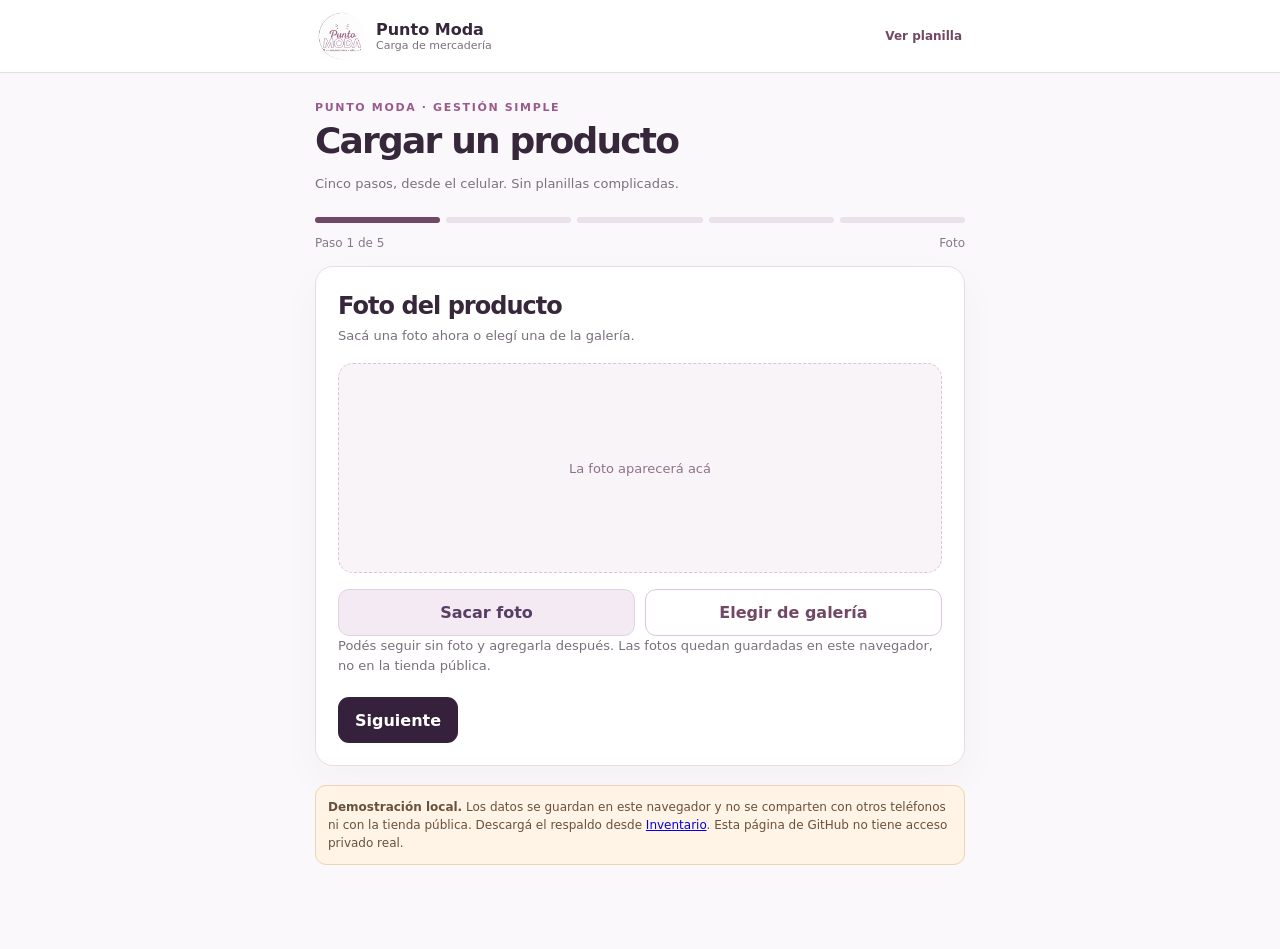
<file: punto-moda/gestion/index.html>
<!doctype html>
<html lang="es-AR">
<head>
<meta charset="utf-8"><meta name="viewport" content="width=device-width,initial-scale=1">
<meta name="theme-color" content="#2e1b33"><meta name="description" content="Carga guiada de productos y stock de Punto Moda, demostración sin servidor.">
<title>Punto Moda · Cargar producto</title>
<style>
:root{font-family:system-ui,-apple-system,"Segoe UI",sans-serif;color-scheme:light;--wine:#43253d;--plum:#714865;--rose:#b57b9e;--ink:#36273b;--muted:#7a707d;--border:#e8dde6;--bg:#fbf8fb}
*{box-sizing:border-box}body{margin:0;background:var(--bg);color:var(--ink)}button,input,select,textarea{font:inherit}button{cursor:pointer}button:disabled{opacity:.5;cursor:not-allowed}button:focus-visible,input:focus-visible,select:focus-visible,a:focus-visible{outline:3px solid #bd89c0;outline-offset:2px}[hidden]{display:none!important}
header{background:#fff;border-bottom:1px solid var(--border)}.top{max-width:680px;margin:auto;padding:12px 18px;display:flex;align-items:center;justify-content:space-between;gap:12px}.brand{display:flex;gap:10px;align-items:center;text-decoration:none;color:var(--ink);font-weight:850}.brand img{width:48px;height:48px;object-fit:contain}.brand small{display:block;font-size:11px;font-weight:500;color:var(--muted)}.top a.back{font-size:12px;color:var(--plum);font-weight:800;text-decoration:none}
main{max-width:680px;margin:auto;padding:23px 15px 65px}h1{font-size:clamp(26px,6vw,36px);margin:5px 0 6px;letter-spacing:-.05em}p{line-height:1.5}.muted{color:var(--muted);font-size:13px}.kicker{font-size:11px;letter-spacing:.15em;color:#9b5a8c;text-transform:uppercase;font-weight:900}
.progress{display:flex;gap:6px;margin:23px 0 13px}.bar{height:6px;flex:1;border-radius:9px;background:#eae1eb}.bar.on{background:var(--plum)}.steps{display:flex;justify-content:space-between;align-items:center;color:#85788a;font-size:12px;margin-bottom:16px}
.card{background:#fff;border:1px solid var(--border);border-radius:18px;padding:22px;box-shadow:0 15px 40px #452b3e09}.card h2{font-size:24px;margin:3px 0 6px;letter-spacing:-.04em}.card p{color:var(--muted);font-size:13px;margin:0 0 18px}
.field{display:grid;gap:7px;font-size:13px;font-weight:800;margin:17px 0}.field input,.field select,.field textarea{width:100%;border:1px solid #d9cdda;background:#fff;border-radius:11px;padding:13px 14px;min-height:46px;color:var(--ink);font-weight:500}.field small{font-weight:500;color:var(--muted);line-height:1.45}
.choices{display:grid;grid-template-columns:1fr 1fr;gap:9px;margin:16px 0}.choice{background:white;color:#593e59;border:1.5px solid #d7cbd9;border-radius:13px;padding:15px;text-align:left;font-size:13px;font-weight:800}.choice[aria-pressed=true]{border-color:#814b7f;background:#f7edf7}.choice small{display:block;color:#776b7d;font-weight:500;margin-top:6px}
.btn{background:#35213b;color:#fff;border:none;border-radius:11px;padding:13px 17px;font-weight:850;min-height:46px}.btn.alt{color:#573e62;background:#f4eaf4;border:1px solid #e0d2e1}.btn.light{background:#fff;color:var(--plum);border:1px solid #d9c7de}.actions{display:flex;gap:9px;justify-content:space-between;align-items:center;margin-top:22px}.actions .btn:last-child{margin-left:auto}.row{display:flex;gap:10px;flex-wrap:wrap;align-items:center}.row>*{flex:1}.preview{width:100%;height:210px;display:grid;place-items:center;background:#f9f4f8;border:1px dashed #d7c6d5;border-radius:15px;overflow:hidden;color:#8d7389;text-align:center;font-size:13px}.preview img{height:100%;width:100%;object-fit:contain;background:#fff}.tiny{font-size:12px;color:var(--muted);margin:11px 0}
.found{border-radius:12px;padding:13px;background:#f0e8f4;border:1px solid #d5c6dc;font-size:13px;line-height:1.55;margin:10px 0}.found b{display:block}.summary{display:grid;gap:12px;margin:16px 0}.summary>div{padding:11px 13px;background:#faf6fa;border-radius:10px;font-size:13px;display:flex;align-items:center;gap:9px;justify-content:space-between}.summary b{text-align:right;overflow-wrap:anywhere}
#success{border:1px solid #bad8ca;background:#f3fbf6;border-radius:16px;padding:24px}.success-title{font-size:23px;font-weight:900;color:#176747}.info{background:#fff4e5;border:1px solid #ecd5af;border-radius:11px;padding:12px;color:#68513c;font-size:12px;line-height:1.5;margin:19px 0}
dialog{width:min(95vw,480px);border:0;border-radius:15px;padding:20px;color:var(--ink)}dialog::backdrop{background:#1b0c22d1}video{width:100%;max-height:55vh;background:#1d1025;object-fit:cover;border-radius:12px;margin:12px 0}
@media(max-width:450px){.top{padding:11px}.brand img{width:42px;height:42px}main{padding:17px 11px 48px}.card{padding:17px}.choices{grid-template-columns:1fr}.row{flex-direction:column;align-items:stretch}.row>*{flex:auto}.preview{height:190px}}
</style>
</head>
<body>
<header><div class="top"><a class="brand" href="../"><img src="../brand-logo.png" alt=""><span>Punto Moda<small>Carga de mercadería</small></span></a><a class="back" href="planilla.html">Ver planilla</a></div></header>
<main>
<span class="kicker">Punto Moda · Gestión simple</span><h1>Cargar un producto</h1><p class="muted">Cinco pasos, desde el celular. Sin planillas complicadas.</p>
<div class="progress" aria-hidden="true"><span class="bar on"></span><span class="bar"></span><span class="bar"></span><span class="bar"></span><span class="bar"></span></div>
<div class="steps"><span id="step-count">Paso 1 de 5</span><span id="step-title">Foto</span></div>
<div class="card" id="wizard">
<section data-step="0"><h2>Foto del producto</h2><p>Sacá una foto ahora o elegí una de la galería.</p>
<div class="preview" id="photo-preview">La foto aparecerá acá</div>
<div class="row" style="margin-top:16px"><label class="btn alt" style="text-align:center;cursor:pointer">Sacar foto<input type="file" accept="image/*" capture="environment" id="photo-camera" hidden></label><label class="btn light" style="text-align:center;cursor:pointer">Elegir de galería<input type="file" accept="image/*" id="photo-gallery" hidden></label></div>
<p class="tiny">Podés seguir sin foto y agregarla después. Las fotos quedan guardadas en este navegador, no en la tienda pública.</p>
</section>
<section data-step="1" hidden><h2>Código del producto</h2><p>Si trae código de barras, lo leemos. Si no tiene, Punto Moda le asigna uno propio.</p>
<div class="choices"><button class="choice" id="existing-mode" type="button" aria-pressed="true">Tiene código<small>Escanear o escribir el del envase</small></button><button class="choice" id="generate-mode" type="button" aria-pressed="false">No tiene código<small>Crear uno para una etiqueta</small></button></div>
<div id="barcode-options"><label class="field">Código de barras<input id="barcode" autocomplete="off" inputmode="text" placeholder="Leé o escribí el número"></label><button type="button" class="btn alt" id="scan">Abrir cámara para escanear</button><p class="tiny">También funciona con lectores de códigos que escriben como un teclado.</p></div>
<div id="generated-options" hidden><div class="found">Código interno asignado: <b id="generated-code">PM-018</b></div><p class="tiny">Este código se podrá imprimir en una etiqueta y escanear en la caja. No inventamos códigos EAN de fabricantes.</p></div>
<div class="found" id="exists" hidden></div>
</section>
<section data-step="2" hidden><h2>¿Qué producto es?</h2><p>Escribí una descripción corta para identificarlo.</p>
<label class="field">Descripción *<input id="name" maxlength="160" placeholder="Ej.: Gorra negra estampada"></label>
<label class="field">Categoría<select id="category"><option>Calzado</option><option>Indumentaria</option><option>Accesorios</option><option>Perfumería</option><option>Juguetes</option><option>Otros</option></select></label>
<details><summary style="font-size:13px;cursor:pointer;color:var(--plum);font-weight:800">Opcional: talle y color</summary>
<label class="field">Talle o número<input id="size" maxlength="40" placeholder="Ej.: 38 o M"></label><label class="field">Color<input id="color" maxlength="60" placeholder="Ej.: negro"></label></details>
</section>
<section data-step="3" hidden><h2>¿Cuántos tenés?</h2><p>Indicá la cantidad que ingresó. Si el artículo ya existe, la sumamos a su stock actual.</p><label class="field">Cantidad *<input type="number" min="1" max="99999" step="1" value="1" id="quantity"></label></section>
<section data-step="4" hidden><h2>Precio de venta</h2><p>El último dato antes de guardar el artículo.</p>
<label class="field">Precio en pesos argentinos *<input id="price" type="number" min="0" step="0.01" placeholder="Ej.: 12500" inputmode="decimal"></label>
<div class="summary" id="review"></div>
<p class="tiny">Si el código ya existe, se agregará stock a ese artículo; no se creará una copia.</p>
</section>
<div class="actions"><button class="btn alt" id="back" type="button" hidden>Anterior</button><button class="btn" id="next" type="button">Siguiente</button><button class="btn" id="save" type="button" hidden>Guardar producto</button></div>
<p id="message" role="status" style="color:#a63356;font-size:13px;margin:12px 0 0" hidden></p>
</div>
<div id="success" hidden><div class="success-title">✓ Producto guardado</div><p id="result-desc"></p><div class="row"><button id="another" class="btn" type="button">Cargar otro</button><a id="label-link" class="btn alt" style="text-align:center;text-decoration:none" href="caja.html?view=labels">Imprimir etiquetas</a></div><div class="row" style="margin-top:10px"><a href="planilla.html" class="btn light" style="text-align:center;text-decoration:none">Ver inventario</a><a href="caja.html" class="btn light" style="text-align:center;text-decoration:none">Ir a caja</a></div></div>
<div class="info"><strong>Demostración local.</strong> Los datos se guardan en este navegador y no se comparten con otros teléfonos ni con la tienda pública. Descargá el respaldo desde <a href="planilla.html">Inventario</a>. Esta página de GitHub no tiene acceso privado real.</div>
</main>
<dialog id="scan-dialog"><h2>Escanear código</h2><p class="muted" id="scan-status">Apuntá al código de barras.</p><video id="scan-video" autoplay muted playsinline></video><button type="button" class="btn alt" id="stop-scan">Cerrar cámara</button></dialog>
<script>
(()=>{
'use strict';
const KEY='punto-moda-inventario-demo-v1',$=id=>document.getElementById(id);
const seed=[['PM-001','Medias estampadas Snoopy','Accesorios','Diseño Argentina · celeste y blanco'],['PM-002','Remera deportiva sin mangas','Indumentaria','Negro · deportiva'],['PM-003','Zapatillas Salomon gris y naranja','Calzado','Gris oscuro · naranja'],['PM-004','Zapatillas Salomon gris flúo','Calzado','Gris · amarillo flúo'],['PM-005','Botines estilo T90','Calzado','Turquesa o lima'],['PM-006','Zapatillas Adidas tricolor','Calzado','Blanco · azul · rojo'],['PM-007','Zapatillas Puma azul marino','Calzado','Azul marino · rojo'],['PM-008','Zapatillas Salomon verde oliva','Calzado','Oliva · estilo outdoor'],['PM-009','Zapatillas Adidas celeste','Calzado','Blanco · celeste'],['PM-010','Sandalias con tachas','Calzado','Blanco · plataforma'],['PM-011','Camisa estampada de hojas','Indumentaria','Blanca con estampado negro · manga larga'],['PM-012','Gorra Pato Lucas','Accesorios','Negra y roja · visera estampada'],['PM-013','Gorra Bugs Bunny','Accesorios','Azul y blanca · visera roja estampada'],['PM-014','Gorra Coyote','Accesorios','Negra con estampa · visera multicolor'],['PM-015','Ojotas estampadas surtidas','Calzado','Varios colores y diseños'],['PM-016','Peluches de perritos','Juguetes','Distintos modelos']];
const initial=()=>({version:1,products:seed.map(x=>({sku:x[0],name:x[1],category:x[2],description:x[3],barcode:'',supplierRef:'',size:'',color:'',cost:null,price:null,qty:0,img:'../images/'+x[0]+'.jpg',createdAt:new Date().toISOString()})).concat([{sku:'PM-PER-017',name:'Club de Nuit Intense Man 35 ml',category:'Perfumería',description:'Perfume de la foto · valor y existencias a confirmar',barcode:'6925564561023',supplierRef:'B100-102',size:'35 ml',color:'',cost:null,price:null,qty:0,img:'',createdAt:new Date().toISOString()}]),movements:[]});
const read=()=>{try{const obj=JSON.parse(localStorage.getItem(KEY)||'null');return obj&&Array.isArray(obj.products)&&Array.isArray(obj.movements)?obj:initial()}catch{return initial()}};
let db=read(),step=0,mode='existing',photo=null,stream=null,interval=null,busy=false;
const fmt=v=>Number(v).toLocaleString('es-AR',{style:'currency',currency:'ARS'});
const SKU_RE=/^[A-Z0-9-]{3,55}$/;
function numberNext(){let n=17;for(const p of db.products){const m=String(p.sku).match(/^PM-(?:[A-Z]+-)?(\d+)(?:-|$)/);if(m)n=Math.max(n,+m[1]);}let code;do{n++;code='PM-'+String(n).padStart(3,'0')}while(db.products.some(p=>p.sku===code));return code;}
let suggested=numberNext();
function byCode(){const code=mode==='existing'?$('barcode').value.trim():suggested;return code?db.products.find(p=>p.sku.toUpperCase()===code.toUpperCase()||(p.barcode&&p.barcode.toUpperCase()===code.toUpperCase())):null;}
function showExisting(){
const p=byCode(),el=$('exists');el.hidden=!p;
if(p){el.textContent='';const strong=document.createElement('b');strong.textContent='Ya existe: '+p.name;el.append(strong,document.createTextNode('Código '+p.sku+' · Stock actual: '+p.qty+'. La cantidad nueva se sumará.'));$('name').value=p.name;$('category').value=p.category;$('size').value=p.size||'';$('color').value=p.color||'';if(p.price!=null)$('price').value=p.price;}
}
function setMode(m){mode=m;$('existing-mode').setAttribute('aria-pressed',String(m==='existing'));$('generate-mode').setAttribute('aria-pressed',String(m==='generated'));$('barcode-options').hidden=m!=='existing';$('generated-options').hidden=m!=='generated';$('generated-code').textContent=suggested;$('exists').hidden=true;if(m==='existing')showExisting();}
$('existing-mode').onclick=()=>setMode('existing');$('generate-mode').onclick=()=>setMode('generated');$('barcode').addEventListener('input',showExisting);
function error(msg){$('message').hidden=!msg;$('message').textContent=msg||'';}
function validate(index){
if(index===1 && mode==='existing'){const v=$('barcode').value.trim();if(!/^[A-Za-z0-9._-]{3,45}$/.test(v)){error('Escaneá o escribí un código de barras válido; si no tiene, elegí «No tiene código».');return false;}}
if(index===2&&!$('name').value.trim()){error('Escribí una descripción.');return false;}
if(index===3){const n=Number($('quantity').value);if(!Number.isInteger(n)||n<1||n>99999){error('La cantidad debe ser un número entero mayor que cero.');return false;}}
if(index===4){const n=Number($('price').value);if($('price').value.trim()===''||!Number.isFinite(n)||n<0){error('Ingresá un precio válido.');return false;}}
error('');return true;
}
const titles=['Foto','Código','Descripción','Cantidad','Precio'];
function render(){
document.querySelectorAll('[data-step]').forEach(s=>s.hidden=Number(s.dataset.step)!==step);
document.querySelectorAll('.bar').forEach((bar,i)=>bar.classList.toggle('on',i<=step));
$('step-count').textContent='Paso '+(step+1)+' de 5';$('step-title').textContent=titles[step];
$('back').hidden=step===0;$('next').hidden=step===4;$('save').hidden=step!==4;
if(step===4)review();
window.scrollTo({top:0,behavior:'smooth'});
}
$('next').onclick=()=>{if(validate(step)){step=Math.min(4,step+1);render()}};
$('back').onclick=()=>{error('');step=Math.max(0,step-1);render()};
function review(){const p=byCode();const items=[['Producto',$('name').value||'—'],['Código',p?.sku||((mode==='generated')?suggested:$('barcode').value.trim())],['Cantidad a sumar',$('quantity').value],['Precio',fmt(Number($('price').value)||0)]];$('review').replaceChildren();for(const [k,v] of items){const row=document.createElement('div');const label=document.createElement('span');label.textContent=k;const bold=document.createElement('b');bold.textContent=v;row.append(label,bold);$('review').append(row);}}
function reset(){db=read();step=0;mode='existing';photo=null;suggested=numberNext();$('photo-preview').textContent='La foto aparecerá acá';for(const id of ['barcode','name','size','color','price'])$(id).value='';$('quantity').value='1';$('category').value='Calzado';$('photo-camera').value='';$('photo-gallery').value='';setMode('existing');$('wizard').hidden=false;$('success').hidden=true;error('');render();}
async function attachPhoto(file){if(!file)return;if(!file.type.startsWith('image/')){error('Seleccioná una imagen JPG, PNG o WebP.');return;}if(file.size>15*1024*1024){error('La imagen supera los 15 MB.');return;}
const src=URL.createObjectURL(file);try{const img=new Image();await new Promise((ok,no)=>{img.onload=ok;img.onerror=no;img.src=src});const factor=Math.min(1,1000/Math.max(img.naturalWidth,img.naturalHeight));const can=document.createElement('canvas');can.width=Math.max(1,Math.round(img.naturalWidth*factor));can.height=Math.max(1,Math.round(img.naturalHeight*factor));const ctx=can.getContext('2d');ctx.fillStyle='#fff';ctx.fillRect(0,0,can.width,can.height);ctx.drawImage(img,0,0,can.width,can.height);photo=can.toDataURL('image/jpeg',.78);$('photo-preview').replaceChildren();const preview=document.createElement('img');preview.src=photo;preview.alt='Foto seleccionada';$('photo-preview').append(preview);error('');}catch{error('No se pudo cargar la foto. Probá otra.')}finally{URL.revokeObjectURL(src)}}
$('photo-camera').onchange=e=>attachPhoto(e.target.files[0]);$('photo-gallery').onchange=e=>attachPhoto(e.target.files[0]);
function save(){
for(const i of [1,2,3,4])if(!validate(i)){step=i;render();return;}
const latest=read();db=latest;const found=byCode();const code=mode==='existing'?$('barcode').value.trim():suggested;
if(!SKU_RE.test(suggested)){error('Código interno inválido.');return;}
if(mode==='generated' && latest.products.some(p=>p.sku===suggested)){error('El código generado ya existe; volvé a comenzar la carga.');return;}
const qty=Number($('quantity').value),price=Number($('price').value),name=$('name').value.trim();
const next=structuredClone(latest);let p;
if(found){p=next.products.find(x=>x.sku===found.sku);if(!confirm('Este producto ya existe: '+p.name+'. ¿Sumar '+qty+' unidades? No se modificarán otros datos.'))return;p.qty+=qty;}
else{
if(mode==='existing'&&next.products.some(x=>x.barcode===code||x.sku===code)){error('Código duplicado. Revisá la carga.');return;}
p={sku:suggested,name,category:$('category').value,description:'',barcode:mode==='existing'?code:'',supplierRef:'',size:$('size').value.trim(),color:$('color').value.trim(),cost:null,price,qty,img:photo||'',createdAt:new Date().toISOString()};
next.products.push(p);
}
if(qty>0)next.movements.push({id:crypto.randomUUID(),date:new Date().toISOString(),type:'entry',sku:p.sku,name:p.name,qty,unitPrice:p.cost,note:found?'Ingreso guiado sobre artículo existente':'Carga inicial guiada'});
try{localStorage.setItem(KEY,JSON.stringify(next));}catch{error('No se pudo guardar: el navegador podría estar sin espacio. Descargá un respaldo desde Inventario.');return;}
db=next;$('wizard').hidden=true;$('success').hidden=false;$('result-desc').textContent=p.name+' · '+p.sku+' · Stock actual: '+p.qty+' unidades.';$('label-link').href='caja.html?view=labels&sku='+encodeURIComponent(p.sku);window.scrollTo({top:0,behavior:'smooth'});
}
$('save').onclick=save;$('another').onclick=reset;
async function stopScan(){if(interval){clearInterval(interval);interval=null}if(stream){stream.getTracks().forEach(t=>t.stop());stream=null}$('scan-video').srcObject=null;if($('scan-dialog').open)$('scan-dialog').close();}
$('scan').onclick=async()=>{
if(!('BarcodeDetector'in window)||!navigator.mediaDevices?.getUserMedia){error('Este navegador no tiene lector automático. Escribí el código del envase o usá un lector externo.');return;}
try{
const formats=await BarcodeDetector.getSupportedFormats();const usable=['ean_13','ean_8','upc_a','code_128','code_39'].filter(f=>formats.includes(f));if(!usable.length)throw Error('Formatos de barras no compatibles');
const detector=new BarcodeDetector({formats:usable});stream=await navigator.mediaDevices.getUserMedia({video:{facingMode:{ideal:'environment'}}});$('scan-video').srcObject=stream;$('scan-dialog').showModal();await $('scan-video').play();
interval=setInterval(async()=>{if(busy||$('scan-video').readyState<2)return;busy=true;try{const found=await detector.detect($('scan-video'));if(found?.[0]?.rawValue){$('barcode').value=found[0].rawValue;await stopScan();showExisting();error('');}}catch{}finally{busy=false}},380);
}catch(err){await stopScan();error('No se pudo abrir la cámara. '+(err.message||'Revisá los permisos.'))}
};
$('stop-scan').onclick=stopScan;$('scan-dialog').addEventListener('cancel',e=>{e.preventDefault();stopScan()});document.addEventListener('visibilitychange',()=>{if(document.hidden&&stream)stopScan()});
render();
})();
</script></body></html>
</file>
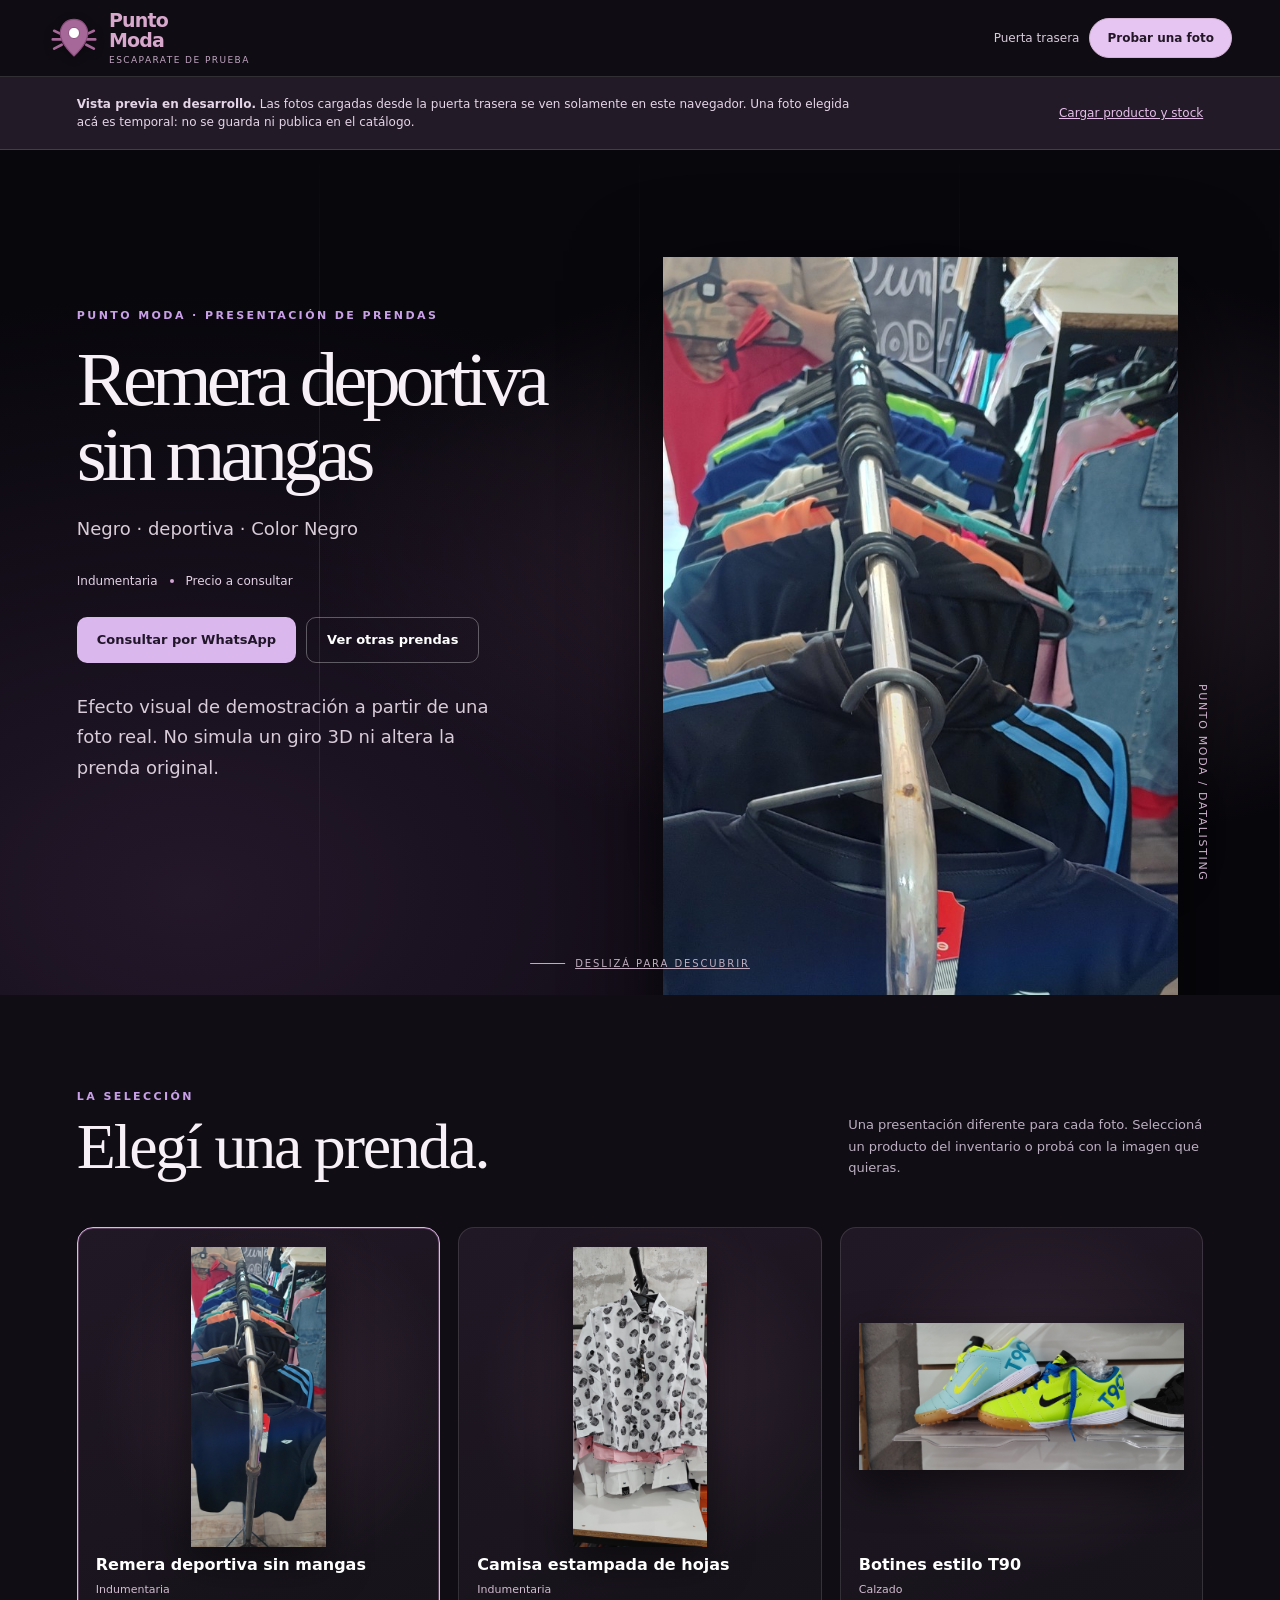
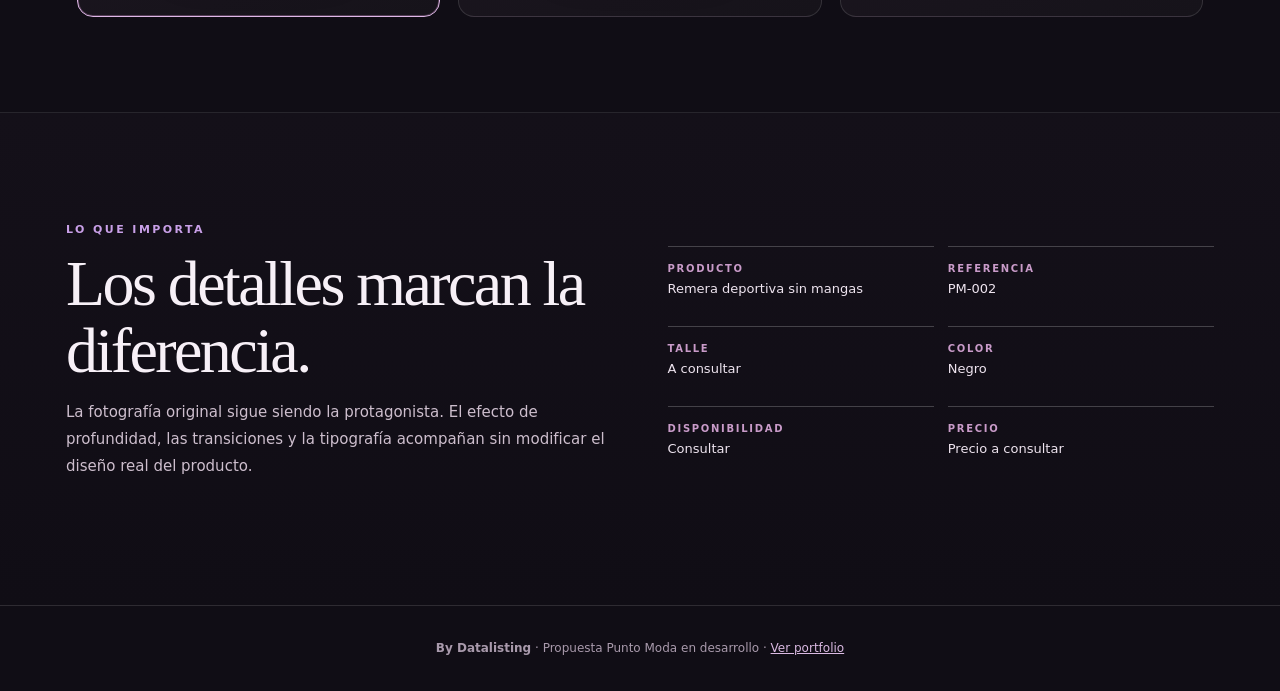
<file: punto-moda/escaparate.html>
<!doctype html>
<html lang="es-AR">
<head>
<meta charset="utf-8">
<meta name="viewport" content="width=device-width,initial-scale=1">
<meta name="theme-color" content="#100d15">
<meta name="description" content="Vista previa cinematográfica de prendas en Punto Moda. Una demostración local de la tienda en desarrollo.">
<title>Punto Moda | Escaparate animado · By Datalisting</title>
<style>
:root{color-scheme:dark;--background:#100d15;--ink:#f7f0f7;--soft:#cdbdcc;--accent:#c9a0e8;--line:#ffffff24}
*{box-sizing:border-box}
html{scroll-behavior:smooth}
body{margin:0;background:var(--background);color:var(--ink);font-family:system-ui,-apple-system,"Segoe UI",sans-serif;overflow-x:hidden}
a{color:inherit}button,input{font:inherit}button{cursor:pointer}button:focus-visible,a:focus-visible,input:focus-visible{outline:3px solid #d8b0f1;outline-offset:4px}
[hidden]{display:none!important}
.topbar{height:77px;position:relative;z-index:5;background:#100d15e6;backdrop-filter:blur(14px);border-bottom:1px solid var(--line)}
.top-inner{max-width:1360px;height:100%;margin:auto;display:flex;align-items:center;justify-content:space-between;gap:14px;padding:0 clamp(15px,4vw,48px)}
.brand{display:inline-flex;align-items:center;gap:9px;text-decoration:none;min-width:0}
.brand img{width:52px;height:54px;object-fit:contain;filter:drop-shadow(0 2px 4px #0005);animation:logoFloat 3s ease-in-out infinite}
.brand-name{font-weight:850;letter-spacing:-.045em;color:#d7a8cc;font-size:19px;line-height:1.02}
.brand-name span{display:block}
.brand-small{display:block;font-size:9px;color:#c2a6c2;letter-spacing:.16em;text-transform:uppercase;margin-top:5px;white-space:nowrap}
.top-actions{display:flex;align-items:center;gap:10px}
.link-quiet{text-decoration:none;font-size:12px;color:#d8ccdb}
.btn{border:1px solid #d1b3d3;border-radius:999px;background:#e6c5f2;color:#231727;padding:12px 17px;font-weight:850;font-size:12px;white-space:nowrap}
.btn:hover{background:white}
.btn.outline{background:#17121d;color:#f8e6f4;border-color:#ffffff40}
.stage{isolation:isolate;position:relative;display:flex;align-items:center;min-height:min(840px,calc(100svh - 77px));overflow:hidden;background:#08070c}
.stage::before{content:"";position:absolute;inset:0;background:radial-gradient(ellipse at 74% 48%,#7a54704e 0%,transparent 48%),radial-gradient(ellipse at 15% 88%,#35223e9a,transparent 57%);z-index:-1;pointer-events:none}
.stage-lines{position:absolute;inset:0;opacity:.15;z-index:-1;background:repeating-linear-gradient(90deg,transparent 0,transparent calc(25% - 1px),#e0c5f4 calc(25% - 1px),#e0c5f4 25%);mask-image:linear-gradient(180deg,transparent,#000,transparent)}
.stage-inner{position:relative;width:100%;max-width:1360px;margin:auto;display:grid;grid-template-columns:minmax(0,.95fr) minmax(0,1.05fr);align-items:center;gap:clamp(8px,4vw,50px);padding:50px clamp(20px,6vw,85px) 85px}
.copy{position:relative;z-index:2;min-width:0}
.eyebrow{display:block;font-size:11px;color:var(--accent);font-weight:900;letter-spacing:.22em;text-transform:uppercase}
.copy h1{font-family:Georgia,"Times New Roman",serif;font-size:clamp(45px,6vw,91px);font-weight:400;letter-spacing:-.065em;line-height:.98;margin:20px 0 22px;max-width:690px;text-wrap:balance;overflow-wrap:anywhere}
.copy h1 em{font-weight:400;color:#e5bde7}
.copy p{font-size:clamp(14px,1.45vw,18px);line-height:1.7;color:#d8ccd8;max-width:425px}
.meta{display:flex;align-items:center;gap:12px;flex-wrap:wrap;margin:29px 0 0;color:#e4d2e4;font-size:12px}
.meta .dot{width:4px;height:4px;border-radius:50%;background:#d3a5d3}
.hero-actions{display:flex;flex-wrap:wrap;gap:10px;margin:29px 0}
.hero-link{display:inline-flex;text-decoration:none;align-items:center;justify-content:center;min-height:46px;border-radius:10px;padding:13px 20px;background:#dab7ec;color:#211629;font-size:13px;font-weight:850;border:0}
.hero-link.secondary{background:transparent;border:1px solid #ffffff50;color:white}
.preview-note{color:#ae9eaf;font-size:11px;line-height:1.5;max-width:470px}
.visual{height:clamp(450px,66vw,710px);position:relative;display:grid;place-items:center;min-width:0;overflow:visible;isolation:isolate}
.visual::before{content:"";width:87%;height:82%;border-radius:50%;background:radial-gradient(ellipse,#ad7aa25e 0%,#482e4930 39%,transparent 70%);filter:blur(23px);position:absolute;z-index:-2}
.visual::after{content:"";position:absolute;left:10%;right:8%;bottom:7%;height:8%;border-radius:50%;background:#000c;filter:blur(35px);z-index:-1}
.photo-frame{position:relative;width:100%;height:100%;display:grid;place-items:center;transition:opacity .4s ease,transform .65s cubic-bezier(.2,.8,.1,1);will-change:transform}
.photo-frame.entering{opacity:0;transform:translateY(30px) scale(.92)}
.product-halo{position:absolute;width:min(74%,500px);height:80%;border:1px solid #ffffff19;border-radius:50%;transform:rotate(-19deg)}
.product-halo.second{width:min(59%,400px);height:92%;transform:rotate(19deg);opacity:.5}
.product-photo{display:block;width:100%;height:91%;object-fit:contain;filter:drop-shadow(0 24px 45px #000b);animation:galleryFloat 6s ease-in-out infinite}
.product-photo.no-photo{opacity:.65}
.corner{position:absolute;bottom:4%;right:-1%;font-size:11px;letter-spacing:.15em;text-transform:uppercase;color:#ccafcb;writing-mode:vertical-rl}
.scroll-hint{position:absolute;bottom:26px;left:50%;transform:translateX(-50%);font-size:10px;letter-spacing:.19em;text-transform:uppercase;color:#c1adbf;white-space:nowrap;display:flex;gap:10px;align-items:center}
.scroll-hint:before{content:"";display:block;width:35px;height:1px;background:#c6a6cb}
.section{max-width:1360px;margin:auto;padding:95px clamp(20px,6vw,85px)}
.section-title{display:flex;justify-content:space-between;align-items:end;gap:24px;margin-bottom:35px}
.section-title h2{font:400 clamp(35px,5vw,66px)/1.04 Georgia,"Times New Roman",serif;letter-spacing:-.035em;margin:11px 0}
.section-title p{max-width:355px;color:#bcafc1;line-height:1.65;font-size:13px}
.collection{display:grid;grid-template-columns:repeat(3,minmax(0,1fr));gap:18px}
.look{position:relative;overflow:hidden;border:1px solid #ffffff20;background:linear-gradient(160deg,#211825,#16131a);border-radius:16px;min-height:390px;padding:18px;text-align:left;color:white}
.look.current{border-color:#dfb8e7;box-shadow:0 0 0 1px #9d719d70 inset}
.look:before{content:"";position:absolute;inset:0;background:radial-gradient(circle at 55% 42%,#724f673d,transparent 60%);pointer-events:none}
.look img{display:block;position:relative;width:100%;height:300px;object-fit:contain;filter:drop-shadow(0 15px 20px #0008);transition:transform .5s}
.look:hover img,.look:focus-visible img{transform:scale(1.045) translateY(-5px)}
.look .look-name{display:block;position:relative;font-size:16px;font-weight:700;margin:8px 0 4px}
.look .look-detail{font-size:11px;color:#d2bcd0}
.story{border-top:1px solid #ffffff19;background:linear-gradient(180deg,#141019,#100d15)}
.story-inner{max-width:1200px;margin:auto;min-height:440px;padding:110px 26px;display:grid;grid-template-columns:minmax(0,1fr) minmax(0,1fr);align-items:center;gap:55px}
.story h2{font:400 clamp(42px,5vw,70px)/1.05 Georgia,"Times New Roman",serif;letter-spacing:-.04em;margin:14px 0}
.story p{line-height:1.8;font-size:15px;color:#cdbecd}
.details{display:grid;grid-template-columns:1fr 1fr;gap:14px}
.details div{border-top:1px solid #ffffff36;padding:16px 0}
.details b{display:block;font-size:10px;text-transform:uppercase;letter-spacing:.17em;color:#c99bc9;margin-bottom:7px}
.details span{display:block;color:#eee4ef;font-size:13px;overflow-wrap:anywhere}
.foot{border-top:1px solid #ffffff20;text-align:center;padding:35px 15px;color:#a99aac;font-size:12px}
.foot a{color:#dab9e2}
.reveal{opacity:0;transform:translateY(24px);transition:opacity .75s ease,transform .75s ease}
.reveal.visible{opacity:1;transform:none}
.upload-bar{display:flex;flex-wrap:wrap;gap:8px;align-items:center;justify-content:space-between;padding:18px clamp(20px,6vw,85px);background:#231a28;border-bottom:1px solid #eac6ec30;color:#e4d6e7;font-size:12px;line-height:1.5}
.upload-bar span{max-width:780px}
.file-control{position:absolute;width:1px;height:1px;opacity:0;pointer-events:none}
@keyframes galleryFloat{0%,100%{transform:translateY(1.5%) scale(1)}50%{transform:translateY(-1.5%) scale(1.015)}}
@keyframes logoFloat{0%,100%{transform:translateY(0)}50%{transform:translateY(-4px)}}
@media(max-width:850px){
 .stage-inner{grid-template-columns:1fr;padding-top:58px;padding-bottom:95px;gap:8px}
 .copy h1{font-size:clamp(45px,8vw,72px)}
 .visual{height:430px}
 .stage{min-height:0}
 .section{padding-top:65px;padding-bottom:65px}
 .collection{grid-template-columns:repeat(2,minmax(0,1fr))}
 .story-inner{grid-template-columns:1fr;gap:24px;padding:70px 24px}
}
@media(max-width:540px){
 .topbar{height:69px}.top-inner{padding:0 12px}
 .brand img{width:43px;height:45px}.brand-name{font-size:17px}.brand-small{font-size:8px}
 .link-quiet{display:none}.btn{padding:10px 13px;font-size:11px}
 .stage-inner{padding:35px 17px 78px}
 .copy h1{font-size:clamp(43px,12vw,62px);margin:14px 0}
 .copy p{font-size:14px}
 .hero-actions{margin:20px 0}
 .visual{height:clamp(320px,107vw,470px);margin-top:5px}
 .product-photo{height:94%}.corner{right:4%}
 .scroll-hint{bottom:15px}
 .section{padding:54px 18px}
 .section-title{display:block}
 .collection{grid-template-columns:1fr 1fr;gap:10px}
 .look{min-height:270px;padding:9px;border-radius:12px}
 .look img{height:206px}
 .look .look-name{font-size:12px}
 .look .look-detail{font-size:10px}
 .details{gap:8px}
}
@media(prefers-reduced-motion:reduce){
 html{scroll-behavior:auto}.brand img,.product-photo{animation:none}
 .reveal{opacity:1;transform:none;transition:none}
 .photo-frame,.look img{transition:none}
}
</style>
</head>
<body>
<header class="topbar">
 <div class="top-inner">
  <a href="./" class="brand" aria-label="Ir a Punto Moda">
   <img src="brand-mark.svg" alt="" width="52" height="54">
   <span><span class="brand-name"><span>Punto</span><span>Moda</span></span><small class="brand-small">Escaparate de prueba</small></span>
  </a>
  <div class="top-actions">
   <a href="gestion/" class="link-quiet">Puerta trasera</a>
   <button id="upload-top" class="btn" type="button">Probar una foto</button>
  </div>
 </div>
</header>
<div class="upload-bar"><span><strong>Vista previa en desarrollo.</strong> Las fotos cargadas desde la puerta trasera se ven solamente en este navegador. Una foto elegida acá es temporal: no se guarda ni publica en el catálogo.</span><a href="gestion/" style="color:#e5bee9">Cargar producto y stock</a></div>
<main>
 <section class="stage" aria-label="Presentación destacada">
  <div class="stage-lines" aria-hidden="true"></div>
  <div class="stage-inner">
   <div class="copy">
    <span class="eyebrow">Punto Moda · Presentación de prendas</span>
    <h1 id="hero-title">Cada prenda, <em>una historia.</em></h1>
    <p id="hero-description">Tus prendas en primer plano, con una presentación envolvente que destaca los detalles de cada producto.</p>
    <div class="meta"><span id="hero-category">Indumentaria</span><span class="dot"></span><span id="hero-price">Precio a consultar</span></div>
    <div class="hero-actions">
      <a id="consult" class="hero-link" href="https://wa.me/5493435016514" target="_blank" rel="noopener noreferrer">Consultar por WhatsApp</a>
      <a href="#coleccion" class="hero-link secondary">Ver otras prendas</a>
    </div>
    <p class="preview-note">Efecto visual de demostración a partir de una foto real. No simula un giro 3D ni altera la prenda original.</p>
   </div>
   <div class="visual">
    <div class="photo-frame" id="photo-frame">
     <div class="product-halo" aria-hidden="true"></div><div class="product-halo second" aria-hidden="true"></div>
     <img id="hero-photo" class="product-photo" src="images/PM-002.jpg" alt="Producto de Punto Moda">
    </div>
    <span class="corner" aria-hidden="true">Punto Moda / Datalisting</span>
   </div>
  </div>
  <a href="#coleccion" class="scroll-hint">Deslizá para descubrir</a>
 </section>
 <section id="coleccion" class="section">
  <div class="section-title reveal">
   <div><span class="eyebrow">La selección</span><h2>Elegí una prenda.</h2></div>
   <p>Una presentación diferente para cada foto. Seleccioná un producto del inventario o probá con la imagen que quieras.</p>
  </div>
  <div class="collection reveal" id="collection" aria-label="Productos disponibles para previsualizar"></div>
 </section>
 <section class="story" aria-label="Detalles de la prenda">
  <div class="story-inner">
   <div class="reveal"><span class="eyebrow">Lo que importa</span><h2>Los detalles marcan la diferencia.</h2><p>La fotografía original sigue siendo la protagonista. El efecto de profundidad, las transiciones y la tipografía acompañan sin modificar el diseño real del producto.</p></div>
   <div class="details reveal">
    <div><b>Producto</b><span id="detail-name">Prenda de Punto Moda</span></div>
    <div><b>Referencia</b><span id="detail-sku">Vista previa</span></div>
    <div><b>Talle</b><span id="detail-size">A consultar</span></div>
    <div><b>Color</b><span id="detail-color">A consultar</span></div>
    <div><b>Disponibilidad</b><span id="detail-stock">Consultar</span></div>
    <div><b>Precio</b><span id="detail-price">Consultar</span></div>
   </div>
  </div>
 </section>
</main>
<footer class="foot"><strong>By Datalisting</strong> · Propuesta Punto Moda en desarrollo · <a href="https://20facusam23.github.io/portfolio/">Ver portfolio</a></footer>
<input id="photo-input" class="file-control" type="file" accept="image/*" aria-label="Elegir foto de una prenda">
<script>
(()=>{
'use strict';
const $=id=>document.getElementById(id);
const KEY='punto-moda-inventario-demo-v1';
const demo=[
 {sku:'PM-002',name:'Remera deportiva sin mangas',category:'Indumentaria',description:'Negro · deportiva',price:null,qty:null,size:'',color:'Negro',img:'images/PM-002.jpg'},
 {sku:'PM-011',name:'Camisa estampada de hojas',category:'Indumentaria',description:'Blanca con estampado negro · manga larga',price:null,qty:null,size:'',color:'Blanco y negro',img:'images/PM-011.jpg'},
 {sku:'PM-005',name:'Botines estilo T90',category:'Calzado',description:'Turquesa o lima',price:null,qty:null,size:'',color:'Turquesa o lima',img:'images/PM-005.jpg'}
];
const fmt=v=>new Intl.NumberFormat('es-AR',{style:'currency',currency:'ARS',maximumFractionDigits:0}).format(Number(v));
function photoSrc(p){
 const s=String(p.img||'');
 if(/^data:image\/(jpeg|jpg|png|webp);base64,/i.test(s))return s;
 if(/^(\.\.\/)?images\/PM-[A-Za-z0-9-]+\.jpg$/.test(s))return 'images/'+s.split('/').pop();
 if(/^images\/PM-[A-Za-z0-9-]+\.jpg$/.test(s))return s;
 if(/^PM-[A-Za-z0-9-]+$/.test(String(p.sku)))return 'images/'+p.sku+'.jpg';
 return '';
}
function readInventory(){
 try{
  const d=JSON.parse(localStorage.getItem(KEY)||'null');
  if(!d||!Array.isArray(d.products))return [];
  return d.products.map(p=>({...p,img:photoSrc(p)})).filter(p=>p.img);
 }catch{return []}
}
let collection=readInventory();
if(!collection.length)collection=demo.slice();
const wanted=new URLSearchParams(location.search).get('sku');
let current=collection.find(p=>p.sku===wanted)||collection.find(p=>p.qty>0&&p.category==='Indumentaria')||collection.find(p=>p.category==='Indumentaria')||collection[0];
function subtitle(p){
 const parts=[p.description,p.size?'Talle '+p.size:'',p.color?'Color '+p.color:''].filter(Boolean);
 return parts.join(' · ')||'Prenda de Punto Moda';
}
function price(p){return p.price!=null&&p.price!==''&&Number.isFinite(Number(p.price))?fmt(p.price):'Precio a consultar'}
function setText(id,s){$(id).textContent=s}
function renderInfo(p){
 const title=p.name||'Prenda de Punto Moda';
 setText('hero-title',title);
 setText('hero-description',subtitle(p));
 setText('hero-category',p.category||'Indumentaria');
 setText('hero-price',price(p));
 setText('detail-name',title);
 setText('detail-sku',p.sku||'Foto de prueba');
 setText('detail-size',p.size||'A consultar');
 setText('detail-color',p.color||'A consultar');
 setText('detail-stock',Number.isFinite(Number(p.qty))&&p.qty!==null&&p.qty!==''?(Number(p.qty)>0?p.qty+' unidades en inventario local':'Sin stock cargado en inventario local'):'Consultar');
 setText('detail-price',price(p));
 $('consult').href='https://wa.me/5493435016514?text='+encodeURIComponent('Hola Punto Moda, quisiera consultar por '+title+(p.sku?' ('+p.sku+')':'')+'. ¿Qué precio, talles y disponibilidad tienen?');
}
let animationTimer=null;
function select(p,move){
 current=p;
 if(animationTimer)clearTimeout(animationTimer);
 const frame=$('photo-frame');
 if(move)frame.classList.add('entering');
 animationTimer=setTimeout(()=>{
  $('hero-photo').src=photoSrc(p)||'images/PM-002.jpg';
  $('hero-photo').alt='Foto de '+(p.name||'producto Punto Moda');
  renderInfo(p);
  frame.classList.remove('entering');
 },move?170:0);
 for(const b of $('collection').querySelectorAll('button[data-sku]')){
  const active=b.dataset.sku===p.sku;
  b.classList.toggle('current',active);
  b.setAttribute('aria-pressed',String(active));
 }
 if(move)window.scrollTo({top:0,behavior:matchMedia('(prefers-reduced-motion: reduce)').matches?'auto':'smooth'});
}
function drawCollection(){
 const root=$('collection');root.replaceChildren();
 collection.slice(0,24).forEach((p,i)=>{
  const b=document.createElement('button');
  b.type='button';b.className='look';b.dataset.sku=p.sku||'temporal';
  b.setAttribute('aria-label','Presentar '+(p.name||'la foto elegida'));
  const img=document.createElement('img');img.src=photoSrc(p)||'images/PM-002.jpg';img.alt='';img.loading=i<3?'eager':'lazy';
  const label=document.createElement('span');label.className='look-name';label.textContent=p.name||'Foto de prueba';
  const detail=document.createElement('span');detail.className='look-detail';detail.textContent=p.category||'Indumentaria';
  b.append(img,label,detail);b.onclick=()=>select(p,true);root.append(b);
 });
}
async function upload(file){
 if(!file)return;
 if(!/^image\/(jpeg|png|webp|heic|heif)$/i.test(file.type)){alert('Elegí una imagen JPG, PNG o WebP compatible con el navegador.');return}
 if(file.size>15*1024*1024){alert('La foto supera los 15 MB.');return}
 let url=URL.createObjectURL(file);
 try{
  const im=new Image();
  await new Promise((resolve,reject)=>{im.onload=resolve;im.onerror=reject;im.src=url});
  const longest=Math.max(im.naturalWidth,im.naturalHeight);
  const scale=Math.min(1,1500/Math.max(longest,1));
  const canvas=document.createElement('canvas');
  canvas.width=Math.max(1,Math.round(im.naturalWidth*scale));canvas.height=Math.max(1,Math.round(im.naturalHeight*scale));
  const ctx=canvas.getContext('2d');
  ctx.fillStyle='#fff';ctx.fillRect(0,0,canvas.width,canvas.height);
  ctx.drawImage(im,0,0,canvas.width,canvas.height);
  const p={sku:'foto-temporal',name:'Tu prenda en primer plano',category:'Indumentaria',description:'Una presentación creada con tu fotografía',price:null,qty:null,size:'',color:'',img:canvas.toDataURL('image/jpeg',.86)};
  collection=collection.filter(x=>x.sku!==p.sku);
  collection.unshift(p);
  drawCollection();select(p,true);
 }catch{alert('No se pudo abrir esta foto. Probá con JPG o PNG.')}
 finally{URL.revokeObjectURL(url);$('photo-input').value=''}
}
$('upload-top').addEventListener('click',()=>$('photo-input').click());
$('photo-input').addEventListener('change',e=>upload(e.target.files?.[0]));
$('hero-photo').addEventListener('error',e=>{if(!e.target.src.includes('PM-002.jpg'))e.target.src='images/PM-002.jpg'});
drawCollection();select(current,false);
const observer='IntersectionObserver'in window?new IntersectionObserver(entries=>{
 entries.forEach(entry=>{if(entry.isIntersecting){entry.target.classList.add('visible');observer.unobserve(entry.target)}});
},{threshold:.1}):null;
document.querySelectorAll('.reveal').forEach(el=>observer?observer.observe(el):el.classList.add('visible'));
})();
</script>
</body>
</html>
</file>
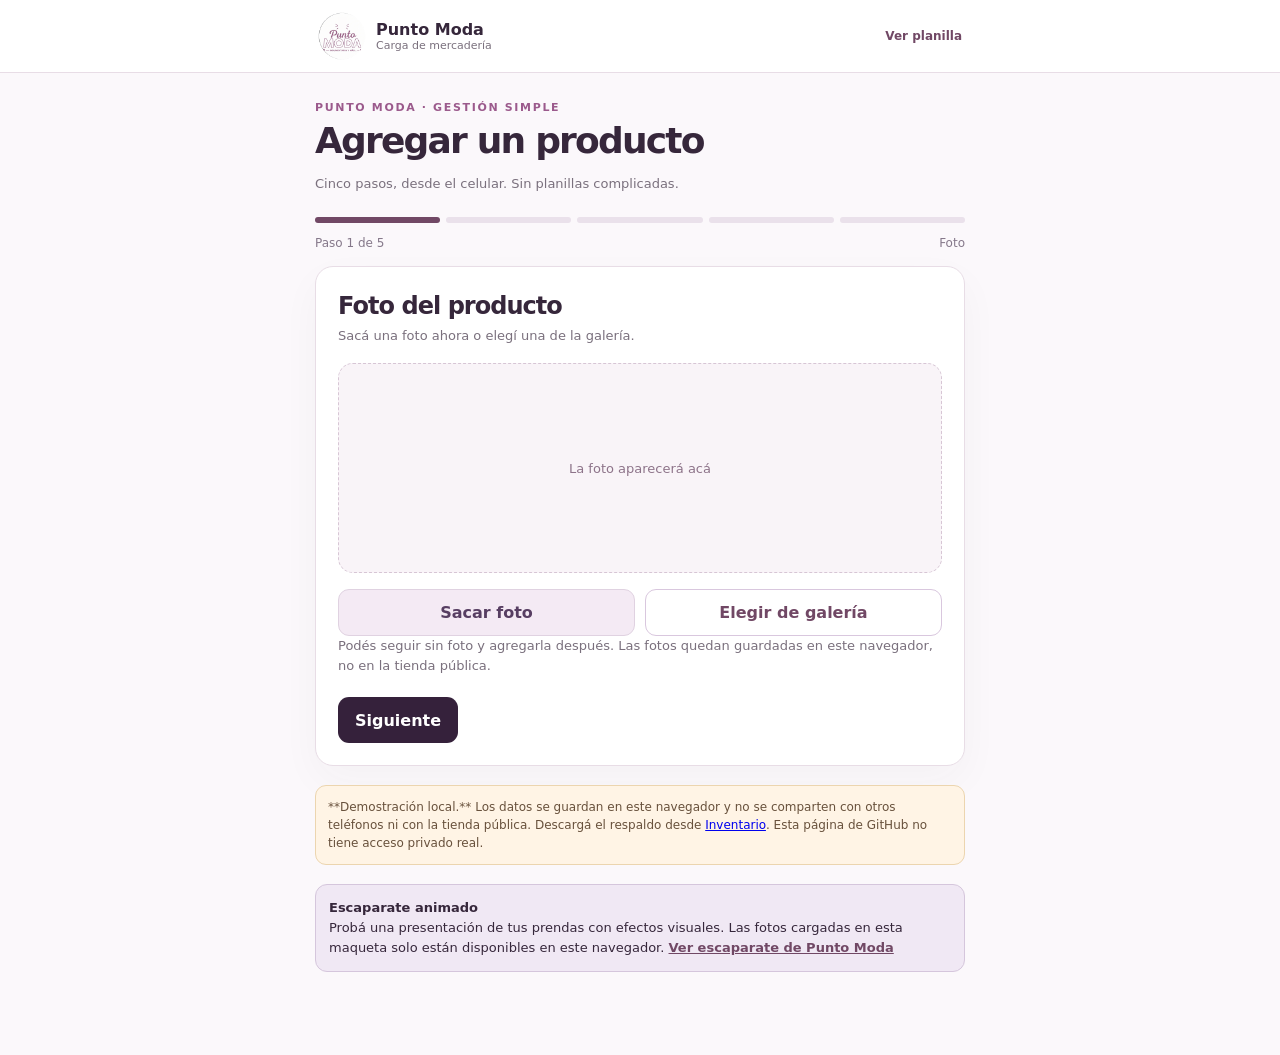
<file: punto-moda/gestion/alta.html>
<!doctype html>
<html lang="es-AR">
<head>
<meta charset="utf-8"><meta name="viewport" content="width=device-width,initial-scale=1">
<meta name="theme-color" content="#2e1b33"><meta name="description" content="Carga guiada de productos y stock de Punto Moda, demostración sin servidor.">
<title>Punto Moda · Cargar producto</title>
<style>
:root{font-family:system-ui,-apple-system,"Segoe UI",sans-serif;color-scheme:light;--wine:#43253d;--plum:#714865;--rose:#b57b9e;--ink:#36273b;--muted:#7a707d;--border:#e8dde6;--bg:#fbf8fb}
*{box-sizing:border-box}body{margin:0;background:var(--bg);color:var(--ink)}button,input,select,textarea{font:inherit}button{cursor:pointer}button:disabled{opacity:.5;cursor:not-allowed}button:focus-visible,input:focus-visible,select:focus-visible,a:focus-visible{outline:3px solid #bd89c0;outline-offset:2px}[hidden]{display:none!important}
header{background:#fff;border-bottom:1px solid var(--border)}.top{max-width:680px;margin:auto;padding:12px 18px;display:flex;align-items:center;justify-content:space-between;gap:12px}.brand{display:flex;gap:10px;align-items:center;text-decoration:none;color:var(--ink);font-weight:850}.brand img{width:48px;height:48px;object-fit:contain}.brand small{display:block;font-size:11px;font-weight:500;color:var(--muted)}.top a.back{font-size:12px;color:var(--plum);font-weight:800;text-decoration:none}
main{max-width:680px;margin:auto;padding:23px 15px 65px}h1{font-size:clamp(26px,6vw,36px);margin:5px 0 6px;letter-spacing:-.05em}p{line-height:1.5}.muted{color:var(--muted);font-size:13px}.kicker{font-size:11px;letter-spacing:.15em;color:#9b5a8c;text-transform:uppercase;font-weight:900}
.progress{display:flex;gap:6px;margin:23px 0 13px}.bar{height:6px;flex:1;border-radius:9px;background:#eae1eb}.bar.on{background:var(--plum)}.steps{display:flex;justify-content:space-between;align-items:center;color:#85788a;font-size:12px;margin-bottom:16px}
.card{background:#fff;border:1px solid var(--border);border-radius:18px;padding:22px;box-shadow:0 15px 40px #452b3e09}.card h2{font-size:24px;margin:3px 0 6px;letter-spacing:-.04em}.card p{color:var(--muted);font-size:13px;margin:0 0 18px}
.field{display:grid;gap:7px;font-size:13px;font-weight:800;margin:17px 0}.field input,.field select,.field textarea{width:100%;border:1px solid #d9cdda;background:#fff;border-radius:11px;padding:13px 14px;min-height:46px;color:var(--ink);font-weight:500}.field small{font-weight:500;color:var(--muted);line-height:1.45}
.choices{display:grid;grid-template-columns:1fr 1fr;gap:9px;margin:16px 0}.choice{background:white;color:#593e59;border:1.5px solid #d7cbd9;border-radius:13px;padding:15px;text-align:left;font-size:13px;font-weight:800}.choice[aria-pressed=true]{border-color:#814b7f;background:#f7edf7}.choice small{display:block;color:#776b7d;font-weight:500;margin-top:6px}
.btn{background:#35213b;color:#fff;border:none;border-radius:11px;padding:13px 17px;font-weight:850;min-height:46px}.btn.alt{color:#573e62;background:#f4eaf4;border:1px solid #e0d2e1}.btn.light{background:#fff;color:var(--plum);border:1px solid #d9c7de}.actions{display:flex;gap:9px;justify-content:space-between;align-items:center;margin-top:22px}.actions .btn:last-child{margin-left:auto}.row{display:flex;gap:10px;flex-wrap:wrap;align-items:center}.row>*{flex:1}.preview{width:100%;height:210px;display:grid;place-items:center;background:#f9f4f8;border:1px dashed #d7c6d5;border-radius:15px;overflow:hidden;color:#8d7389;text-align:center;font-size:13px}.preview img{height:100%;width:100%;object-fit:contain;background:#fff}.tiny{font-size:12px;color:var(--muted);margin:11px 0}
.found{border-radius:12px;padding:13px;background:#f0e8f4;border:1px solid #d5c6dc;font-size:13px;line-height:1.55;margin:10px 0}.found b{display:block}.summary{display:grid;gap:12px;margin:16px 0}.summary>div{padding:11px 13px;background:#faf6fa;border-radius:10px;font-size:13px;display:flex;align-items:center;gap:9px;justify-content:space-between}.summary b{text-align:right;overflow-wrap:anywhere}
#success{border:1px solid #bad8ca;background:#f3fbf6;border-radius:16px;padding:24px}.success-title{font-size:23px;font-weight:900;color:#176747}.info{background:#fff4e5;border:1px solid #ecd5af;border-radius:11px;padding:12px;color:#68513c;font-size:12px;line-height:1.5;margin:19px 0}
dialog{width:min(95vw,480px);border:0;border-radius:15px;padding:20px;color:var(--ink)}dialog::backdrop{background:#1b0c22d1}video{width:100%;max-height:55vh;background:#1d1025;object-fit:cover;border-radius:12px;margin:12px 0}
@media(max-width:450px){.top{padding:11px}.brand img{width:42px;height:42px}main{padding:17px 11px 48px}.card{padding:17px}.choices{grid-template-columns:1fr}.row{flex-direction:column;align-items:stretch}.row>*{flex:auto}.preview{height:190px}}
</style>
</head>
<body>
<header><div class="top"><a class="brand" href="../"><img src="../brand-logo.png" alt=""><span>Punto Moda<small>Carga de mercadería</small></span></a><a class="back" href="index.html">Ver planilla</a></div></header>
<main>
<span class="kicker">Punto Moda · Gestión simple</span><h1>Agregar un producto</h1><p class="muted">Cinco pasos, desde el celular. Sin planillas complicadas.</p>
<div class="progress" aria-hidden="true"><span class="bar on"></span><span class="bar"></span><span class="bar"></span><span class="bar"></span><span class="bar"></span></div>
<div class="steps"><span id="step-count">Paso 1 de 5</span><span id="step-title">Foto</span></div>
<div class="card" id="wizard">
<section data-step="0"><h2>Foto del producto</h2><p>Sacá una foto ahora o elegí una de la galería.</p>
<div class="preview" id="photo-preview">La foto aparecerá acá</div>
<div class="row" style="margin-top:16px"><label class="btn alt" style="text-align:center;cursor:pointer">Sacar foto<input type="file" accept="image/*" capture="environment" id="photo-camera" hidden></label><label class="btn light" style="text-align:center;cursor:pointer">Elegir de galería<input type="file" accept="image/*" id="photo-gallery" hidden></label></div>
<p class="tiny">Podés seguir sin foto y agregarla después. Las fotos quedan guardadas en este navegador, no en la tienda pública.</p>
</section>
<section data-step="1" hidden><h2>Código del producto</h2><p>Si trae código de barras, lo leemos. Si no tiene, Punto Moda le asigna uno propio.</p>
<div class="choices"><button class="choice" id="existing-mode" type="button" aria-pressed="true">Tiene código<small>Escanear o escribir el del envase</small></button><button class="choice" id="generate-mode" type="button" aria-pressed="false">No tiene código<small>Crear uno para una etiqueta</small></button></div>
<div id="barcode-options"><label class="field">Código de barras<input id="barcode" autocomplete="off" inputmode="text" placeholder="Leé o escribí el número"></label><button type="button" class="btn alt" id="scan">Abrir cámara para escanear</button><p class="tiny">También funciona con lectores de códigos que escriben como un teclado.</p></div>
<div id="generated-options" hidden><div class="found">Código interno asignado: <b id="generated-code">PM-018</b></div><p class="tiny">Este código se podrá imprimir en una etiqueta y escanear en la caja. No inventamos códigos EAN de fabricantes.</p></div>
<div class="found" id="exists" hidden></div>
</section>
<section data-step="2" hidden><h2>¿Qué producto es?</h2><p>Escribí una descripción corta para identificarlo.</p>
<label class="field">Descripción *<input id="name" maxlength="160" placeholder="Ej.: Gorra negra estampada"></label>
<label class="field">Categoría<select id="category"><option>Calzado</option><option>Indumentaria</option><option>Accesorios</option><option>Perfumería</option><option>Juguetes</option><option>Otros</option></select></label>
<details><summary style="font-size:13px;cursor:pointer;color:var(--plum);font-weight:800">Opcional: talle y color</summary>
<label class="field">Talle o número<input id="size" maxlength="40" placeholder="Ej.: 38 o M"></label><label class="field">Color<input id="color" maxlength="60" placeholder="Ej.: negro"></label></details>
</section>
<section data-step="3" hidden><h2>¿Cuántos tenés?</h2><p>Indicá la cantidad que ingresó. Si el artículo ya existe, la sumamos a su stock actual.</p><label class="field">Cantidad *<input type="number" min="1" max="99999" step="1" value="1" id="quantity"></label></section>
<section data-step="4" hidden><h2>Precio de venta</h2><p>El último dato antes de guardar el artículo.</p>
<label class="field">Precio en pesos argentinos *<input id="price" type="number" min="0" step="0.01" placeholder="Ej.: 12500" inputmode="decimal"></label>
<div class="summary" id="review"></div>
<p class="tiny">Si el código ya existe, se agregará stock a ese artículo; no se creará una copia.</p>
</section>
<div class="actions"><button class="btn alt" id="back" type="button" hidden>Anterior</button><button class="btn" id="next" type="button">Siguiente</button><button class="btn" id="save" type="button" hidden>Guardar producto</button></div>
<p id="message" role="status" style="color:#a63356;font-size:13px;margin:12px 0 0" hidden></p>
</div>
<div id="success" hidden><div class="success-title">✓ Producto guardado</div><p id="result-desc"></p><div class="row"><button id="another" class="btn" type="button">Cargar otro</button><a id="label-link" class="btn alt" style="text-align:center;text-decoration:none" href="caja.html?view=labels">Imprimir etiquetas</a></div><div class="row" style="margin-top:10px"><a href="index.html" class="btn light" style="text-align:center;text-decoration:none">Ver inventario</a><a href="caja.html" class="btn light" style="text-align:center;text-decoration:none">Ir a caja</a></div></div>
<div class="info">**Demostración local.** Los datos se guardan en este navegador y no se comparten con otros teléfonos ni con la tienda pública. Descargá el respaldo desde <a href="index.html">Inventario</a>. Esta página de GitHub no tiene acceso privado real.</div>
<div class="found" style="margin:18px 0"><b>Escaparate animado</b>Probá una presentación de tus prendas con efectos visuales. Las fotos cargadas en esta maqueta solo están disponibles en este navegador. <a href="../escaparate.html" style="font-weight:850;color:#714865">Ver escaparate de Punto Moda</a></div>
</main>
<dialog id="scan-dialog"><h2>Escanear código</h2><p class="muted" id="scan-status">Apuntá al código de barras.</p><video id="scan-video" autoplay muted playsinline></video><button type="button" class="btn alt" id="stop-scan">Cerrar cámara</button></dialog>
<script>
(()=>{
'use strict';
const KEY='punto-moda-inventario-demo-v1',$=id=>document.getElementById(id);
const seed=[['PM-001','Medias estampadas Snoopy','Accesorios','Diseño Argentina · celeste y blanco'],['PM-002','Remera deportiva sin mangas','Indumentaria','Negro · deportiva'],['PM-003','Zapatillas Salomon gris y naranja','Calzado','Gris oscuro · naranja'],['PM-004','Zapatillas Salomon gris flúo','Calzado','Gris · amarillo flúo'],['PM-005','Botines estilo T90','Calzado','Turquesa o lima'],['PM-006','Zapatillas Adidas tricolor','Calzado','Blanco · azul · rojo'],['PM-007','Zapatillas Puma azul marino','Calzado','Azul marino · rojo'],['PM-008','Zapatillas Salomon verde oliva','Calzado','Oliva · estilo outdoor'],['PM-009','Zapatillas Adidas celeste','Calzado','Blanco · celeste'],['PM-010','Sandalias con tachas','Calzado','Blanco · plataforma'],['PM-011','Camisa estampada de hojas','Indumentaria','Blanca con estampado negro · manga larga'],['PM-012','Gorra Pato Lucas','Accesorios','Negra y roja · visera estampada'],['PM-013','Gorra Bugs Bunny','Accesorios','Azul y blanca · visera roja estampada'],['PM-014','Gorra Coyote','Accesorios','Negra con estampa · visera multicolor'],['PM-015','Ojotas estampadas surtidas','Calzado','Varios colores y diseños'],['PM-016','Peluches de perritos','Juguetes','Distintos modelos']];
const initial=()=>({version:1,products:seed.map(x=>({sku:x[0],name:x[1],category:x[2],description:x[3],barcode:'',supplierRef:'',size:'',color:'',cost:null,price:null,qty:0,img:'../images/'+x[0]+'.jpg',createdAt:new Date().toISOString()})).concat([{sku:'PM-PER-017',name:'Club de Nuit Intense Man 35 ml',category:'Perfumería',description:'Perfume de la foto · valor y existencias a confirmar',barcode:'6925564561023',supplierRef:'B100-102',size:'35 ml',color:'',cost:null,price:null,qty:0,img:'',createdAt:new Date().toISOString()}]),movements:[]});
const read=()=>{try{const obj=JSON.parse(localStorage.getItem(KEY)||'null');return obj&&Array.isArray(obj.products)&&Array.isArray(obj.movements)?obj:initial()}catch{return initial()}};
let db=read(),step=0,mode='existing',photo=null,stream=null,interval=null,busy=false;
const fmt=v=>Number(v).toLocaleString('es-AR',{style:'currency',currency:'ARS'});
const SKU_RE=/^[A-Z0-9-]{3,55}$/;
function numberNext(){let n=17;for(const p of db.products){const m=String(p.sku).match(/^PM-(?:[A-Z]+-)?(\d+)(?:-|$)/);if(m)n=Math.max(n,+m[1]);}let code;do{n++;code='PM-'+String(n).padStart(3,'0')}while(db.products.some(p=>p.sku===code));return code;}
let suggested=numberNext();
function byCode(){const code=mode==='existing'?$('barcode').value.trim():suggested;return code?db.products.find(p=>p.sku.toUpperCase()===code.toUpperCase()||(p.barcode&&p.barcode.toUpperCase()===code.toUpperCase())):null;}
function showExisting(){
const p=byCode(),el=$('exists');el.hidden=!p;
if(p){el.textContent='';const strong=document.createElement('b');strong.textContent='Ya existe: '+p.name;el.append(strong,document.createTextNode('Código '+p.sku+' · Stock actual: '+p.qty+'. La cantidad nueva se sumará.'));$('name').value=p.name;$('category').value=p.category;$('size').value=p.size||'';$('color').value=p.color||'';if(p.price!=null)$('price').value=p.price;}
}
function setMode(m){mode=m;$('existing-mode').setAttribute('aria-pressed',String(m==='existing'));$('generate-mode').setAttribute('aria-pressed',String(m==='generated'));$('barcode-options').hidden=m!=='existing';$('generated-options').hidden=m!=='generated';$('generated-code').textContent=suggested;$('exists').hidden=true;if(m==='existing')showExisting();}
$('existing-mode').onclick=()=>setMode('existing');$('generate-mode').onclick=()=>setMode('generated');$('barcode').addEventListener('input',showExisting);
function error(msg){$('message').hidden=!msg;$('message').textContent=msg||'';}
function validate(index){
if(index===1 && mode==='existing'){const v=$('barcode').value.trim();if(!/^[A-Za-z0-9._-]{3,45}$/.test(v)){error('Escaneá o escribí un código de barras válido; si no tiene, elegí «No tiene código».');return false;}}
if(index===2&&!$('name').value.trim()){error('Escribí una descripción.');return false;}
if(index===3){const n=Number($('quantity').value);if(!Number.isInteger(n)||n<1||n>99999){error('La cantidad debe ser un número entero mayor que cero.');return false;}}
if(index===4){const n=Number($('price').value);if($('price').value.trim()===''||!Number.isFinite(n)||n<0){error('Ingresá un precio válido.');return false;}}
error('');return true;
}
const titles=['Foto','Código','Descripción','Cantidad','Precio'];
function render(){
document.querySelectorAll('[data-step]').forEach(s=>s.hidden=Number(s.dataset.step)!==step);
document.querySelectorAll('.bar').forEach((bar,i)=>bar.classList.toggle('on',i<=step));
$('step-count').textContent='Paso '+(step+1)+' de 5';$('step-title').textContent=titles[step];
$('back').hidden=step===0;$('next').hidden=step===4;$('save').hidden=step!==4;
if(step===4)review();
window.scrollTo({top:0,behavior:'smooth'});
}
$('next').onclick=()=>{if(validate(step)){step=Math.min(4,step+1);render()}};
$('back').onclick=()=>{error('');step=Math.max(0,step-1);render()};
function review(){const p=byCode();const items=[['Producto',$('name').value||'—'],['Código',p?.sku||((mode==='generated')?suggested:$('barcode').value.trim())],['Cantidad a sumar',$('quantity').value],['Precio',fmt(Number($('price').value)||0)]];$('review').replaceChildren();for(const [k,v] of items){const row=document.createElement('div');const label=document.createElement('span');label.textContent=k;const bold=document.createElement('b');bold.textContent=v;row.append(label,bold);$('review').append(row);}}
function reset(){db=read();step=0;mode='existing';photo=null;suggested=numberNext();$('photo-preview').textContent='La foto aparecerá acá';for(const id of ['barcode','name','size','color','price'])$(id).value='';$('quantity').value='1';$('category').value='Calzado';$('photo-camera').value='';$('photo-gallery').value='';setMode('existing');$('wizard').hidden=false;$('success').hidden=true;error('');render();}
async function attachPhoto(file){if(!file)return;if(!file.type.startsWith('image/')){error('Seleccioná una imagen JPG, PNG o WebP.');return;}if(file.size>15*1024*1024){error('La imagen supera los 15 MB.');return;}
const src=URL.createObjectURL(file);try{const img=new Image();await new Promise((ok,no)=>{img.onload=ok;img.onerror=no;img.src=src});const factor=Math.min(1,1000/Math.max(img.naturalWidth,img.naturalHeight));const can=document.createElement('canvas');can.width=Math.max(1,Math.round(img.naturalWidth*factor));can.height=Math.max(1,Math.round(img.naturalHeight*factor));const ctx=can.getContext('2d');ctx.fillStyle='#fff';ctx.fillRect(0,0,can.width,can.height);ctx.drawImage(img,0,0,can.width,can.height);photo=can.toDataURL('image/jpeg',.78);$('photo-preview').replaceChildren();const preview=document.createElement('img');preview.src=photo;preview.alt='Foto seleccionada';$('photo-preview').append(preview);error('');}catch{error('No se pudo cargar la foto. Probá otra.')}finally{URL.revokeObjectURL(src)}}
$('photo-camera').onchange=e=>attachPhoto(e.target.files[0]);$('photo-gallery').onchange=e=>attachPhoto(e.target.files[0]);
function save(){
for(const i of [1,2,3,4])if(!validate(i)){step=i;render();return;}
const latest=read();db=latest;const found=byCode();const code=mode==='existing'?$('barcode').value.trim():suggested;
if(!SKU_RE.test(suggested)){error('Código interno inválido.');return;}
if(mode==='generated' && latest.products.some(p=>p.sku===suggested)){error('El código generado ya existe; volvé a comenzar la carga.');return;}
const qty=Number($('quantity').value),price=Number($('price').value),name=$('name').value.trim();
const next=structuredClone(latest);let p;
if(found){p=next.products.find(x=>x.sku===found.sku);if(!confirm('Este producto ya existe: '+p.name+'. ¿Sumar '+qty+' unidades? No se modificarán otros datos.'))return;p.qty+=qty;}
else{
if(mode==='existing'&&next.products.some(x=>x.barcode===code||x.sku===code)){error('Código duplicado. Revisá la carga.');return;}
p={sku:suggested,name,category:$('category').value,description:'',barcode:mode==='existing'?code:'',supplierRef:'',size:$('size').value.trim(),color:$('color').value.trim(),cost:null,price,qty,img:photo||'',createdAt:new Date().toISOString()};
next.products.push(p);
}
if(qty>0)next.movements.push({id:crypto.randomUUID(),date:new Date().toISOString(),type:'entry',sku:p.sku,name:p.name,qty,unitPrice:p.cost,note:found?'Ingreso guiado sobre artículo existente':'Carga inicial guiada'});
try{localStorage.setItem(KEY,JSON.stringify(next));}catch{error('No se pudo guardar: el navegador podría estar sin espacio. Descargá un respaldo desde Inventario.');return;}
db=next;$('wizard').hidden=true;$('success').hidden=false;$('result-desc').textContent=p.name+' · '+p.sku+' · Stock actual: '+p.qty+' unidades.';$('label-link').href='caja.html?view=labels&sku='+encodeURIComponent(p.sku);window.scrollTo({top:0,behavior:'smooth'});
}
$('save').onclick=save;$('another').onclick=reset;
async function stopScan(){if(interval){clearInterval(interval);interval=null}if(stream){stream.getTracks().forEach(t=>t.stop());stream=null}$('scan-video').srcObject=null;if($('scan-dialog').open)$('scan-dialog').close();}
$('scan').onclick=async()=>{
if(!('BarcodeDetector'in window)||!navigator.mediaDevices?.getUserMedia){error('Este navegador no tiene lector automático. Escribí el código del envase o usá un lector externo.');return;}
try{
const formats=await BarcodeDetector.getSupportedFormats();const usable=['ean_13','ean_8','upc_a','code_128','code_39'].filter(f=>formats.includes(f));if(!usable.length)throw Error('Formatos de barras no compatibles');
const detector=new BarcodeDetector({formats:usable});stream=await navigator.mediaDevices.getUserMedia({video:{facingMode:{ideal:'environment'}}});$('scan-video').srcObject=stream;$('scan-dialog').showModal();await $('scan-video').play();
interval=setInterval(async()=>{if(busy||$('scan-video').readyState<2)return;busy=true;try{const found=await detector.detect($('scan-video'));if(found?.[0]?.rawValue){$('barcode').value=found[0].rawValue;await stopScan();showExisting();error('');}}catch{}finally{busy=false}},380);
}catch(err){await stopScan();error('No se pudo abrir la cámara. '+(err.message||'Revisá los permisos.'))}
};
$('stop-scan').onclick=stopScan;$('scan-dialog').addEventListener('cancel',e=>{e.preventDefault();stopScan()});document.addEventListener('visibilitychange',()=>{if(document.hidden&&stream)stopScan()});
render();
})();
</script></body></html>
</file>
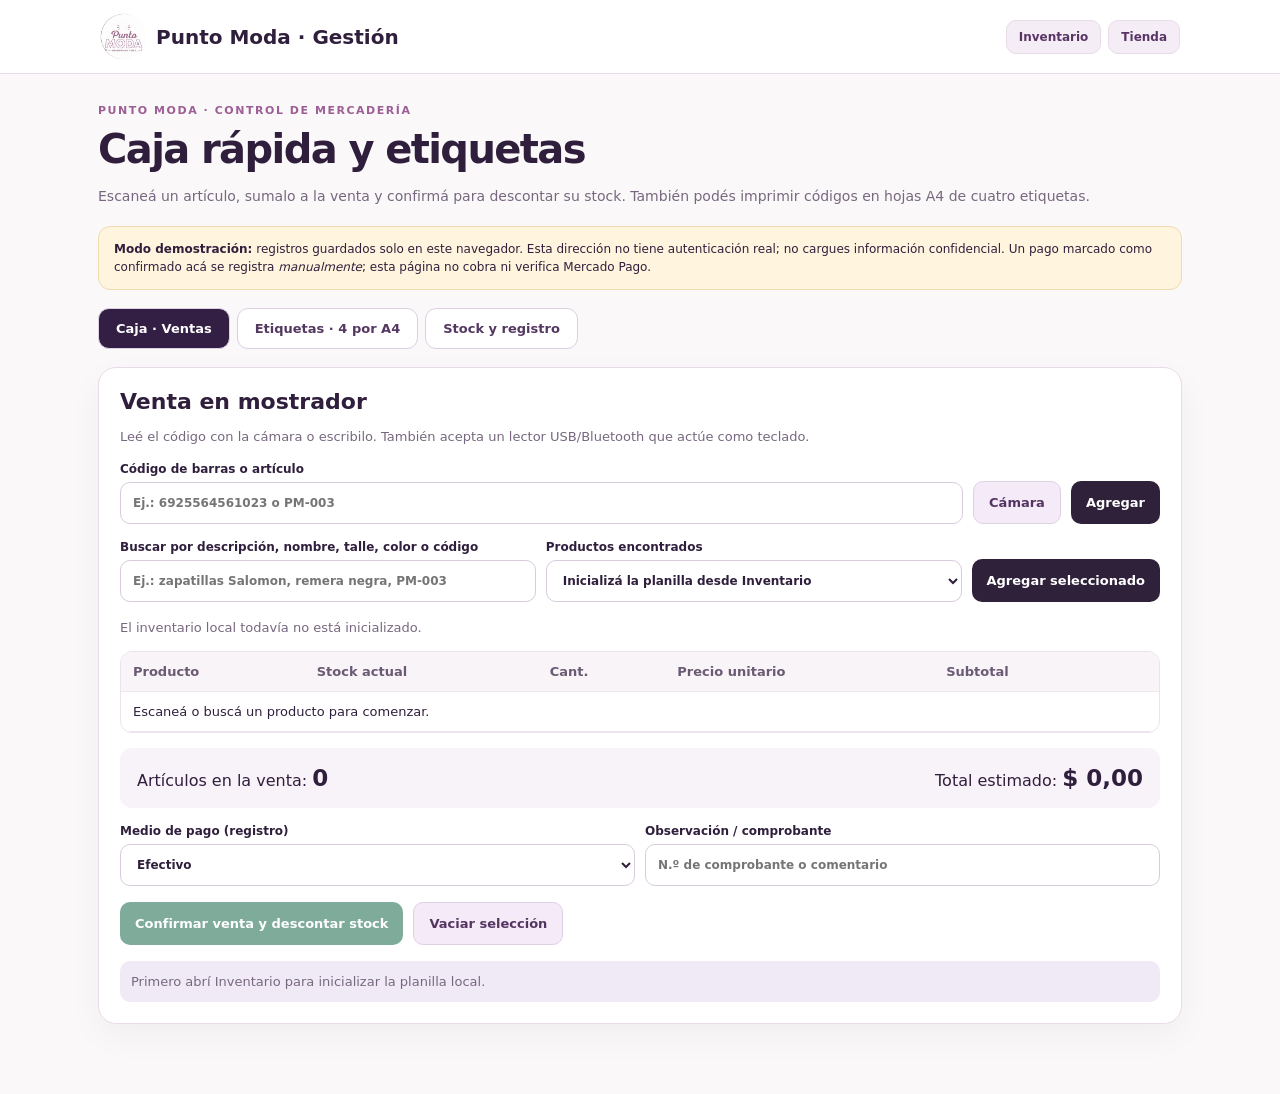
<file: punto-moda/gestion/caja.html>
<!doctype html>
<html lang="es-AR"><head>
<meta charset="utf-8"><meta name="viewport" content="width=device-width,initial-scale=1">
<title>Punto Moda · Caja y etiquetas (demo)</title>
<meta name="theme-color" content="#321f43">
<style>
:root{font-family:system-ui,-apple-system,Segoe UI,sans-serif;--ink:#301f3c;--line:#e8dce9;--muted:#77687f;--accent:#74438d;--bg:#faf8f9;--green:#17684b}*{box-sizing:border-box}
body{margin:0;background:var(--bg);color:var(--ink)}button,input,select,textarea{font:inherit}button{cursor:pointer}button:disabled{opacity:.55;cursor:not-allowed}a{color:var(--accent)}[hidden]{display:none!important}
header{background:#fff;border-bottom:1px solid var(--line)}.head{max-width:1120px;margin:auto;padding:13px 20px;display:flex;justify-content:space-between;gap:12px;align-items:center}.brand{display:flex;align-items:center;gap:9px;font-size:20px;font-weight:850;text-decoration:none;color:var(--ink)}.brand img{width:47px;height:47px;object-fit:contain}.nav{display:flex;gap:7px;flex-wrap:wrap}.nav a{font-size:12px;font-weight:750;background:#f4edf5;padding:9px 12px;border:1px solid var(--line);border-radius:10px;text-decoration:none;color:#583565}
main{max-width:1120px;padding:25px 18px 70px;margin:auto}h1{font-size:clamp(26px,4vw,40px);letter-spacing:-.04em;margin:8px 0}.subtitle{color:var(--muted);font-size:14px;line-height:1.55}.eyebrow{font-size:11px;letter-spacing:.14em;font-weight:900;color:#9d5e95;text-transform:uppercase}
.warn{background:#fff4de;border:1px solid #efdbad;padding:13px 15px;border-radius:12px;font-size:12px;line-height:1.5;margin:18px 0}
.pills{display:flex;gap:7px;margin:18px 0;flex-wrap:wrap}.pill{background:white;border:1px solid #dcd0e2;border-radius:11px;color:#543861;font-size:13px;font-weight:850;padding:12px 17px}.pill[aria-selected=true]{background:#321f43;color:#fff}
.panel{background:white;border:1px solid var(--line);padding:21px;border-radius:18px;box-shadow:0 12px 34px #24152c0b}.panel h2{margin:0 0 7px;font-size:22px}.panel p{font-size:13px;color:var(--muted);line-height:1.5}
.row{display:flex;align-items:end;gap:10px;flex-wrap:wrap;margin:16px 0}.field{display:grid;gap:6px;font-size:12px;font-weight:850;min-width:0}.grow{flex:2}.field input,.field select,.field textarea{width:100%;min-width:0;min-height:42px;border:1px solid #d8cbdd;border-radius:10px;padding:10px 12px;background:#fff;color:var(--ink)}
.btn{background:#30213b;color:white;border:0;border-radius:10px;padding:11px 15px;font-weight:800;min-height:43px;font-size:13px}.btn.alt{background:#f4eaf8;color:#543461;border:1px solid #dfd1e5}.btn.green{background:var(--green)}.btn.danger{color:#a93658;background:#f9ecf1}
.tablewrap{overflow:auto;border:1px solid #ece3ed;border-radius:12px}table{border-collapse:collapse;width:100%;min-width:625px;font-size:13px}th{background:#f8f4f8;text-align:left;color:#6b5a74}td,th{padding:12px;border-bottom:1px solid #eee7ed;vertical-align:middle}td small{display:block;color:var(--muted);font-size:11px;margin-top:4px}
.qtybuttons{display:flex;align-items:center;gap:8px}.qtybuttons button{border:1px solid #d9cce0;background:white;border-radius:7px;width:31px;height:31px;font-weight:900}
.summary{display:flex;gap:15px;justify-content:space-between;align-items:center;flex-wrap:wrap;background:#f8f2f9;padding:17px;border-radius:12px;margin:15px 0}.summary strong{font-size:23px}
.status{margin:10px 0 0;padding:11px;border-radius:10px;background:#f0e9f6;color:#543963;font-size:12px;min-height:36px}
.foot{font-size:12px;color:var(--muted);line-height:1.5}.split{display:grid;grid-template-columns:1fr 1fr;gap:18px}
.preview{background:#fcfafc;border:1px solid #e8dbe8;border-radius:14px;padding:15px;min-height:220px}.sample{border:1px dashed #aa96aa;padding:15px;background:white;text-align:center;margin:0 auto;max-width:325px}.sample h3{font-size:16px;line-height:1.3;margin:7px 0}.sample p{margin:3px 0;font-size:11px}.barcode{display:block;width:min(100%,330px);height:78px;margin:10px auto 4px}.sample .sku{font-family:monospace;font-size:12px;letter-spacing:.06em}
dialog{border:0;border-radius:16px;width:min(94vw,510px);padding:20px;color:var(--ink)}dialog::backdrop{background:#1a1027cf}video{display:block;background:#1b1124;width:100%;height:260px;object-fit:cover;border-radius:10px;margin:12px 0}
#sheet-root{display:none}
@media(max-width:670px){.head{padding:12px}.nav a{padding:8px 9px}.brand{font-size:17px}.brand img{width:38px;height:38px}main{padding:19px 11px 50px}.panel{padding:15px}.split{grid-template-columns:1fr}.row{align-items:stretch}.row .grow{flex-basis:100%}.summary strong{font-size:19px}}
@page{size:A4 portrait;margin:0}
@media print{
 body>*:not(#sheet-root){display:none!important}#sheet-root{display:block!important;background:white!important;color:black!important}
 .label-sheet{width:210mm;height:297mm;page-break-after:always;break-after:page;padding:8mm;display:grid;grid-template-columns:repeat(2,1fr);grid-template-rows:repeat(2,1fr);gap:6mm}
 .label-sheet:last-child{page-break-after:auto;break-after:auto}
 .label-print{border:1px solid #bbb;display:flex;flex-direction:column;justify-content:center;align-items:center;text-align:center;padding:5mm;overflow:hidden}
 .label-print .barcode{height:26mm;width:85mm;max-width:100%;margin:4mm auto 1mm}.label-print .product-name{font-size:15pt;font-weight:900;max-width:100%;overflow-wrap:anywhere}
 .label-print .product-sku{font-family:monospace;font-size:11pt}.label-print .product-meta{font-size:11pt}.label-print .price{font-size:17pt;font-weight:900}
}
</style></head>
<body>
<header><div class="head"><a class="brand" href="../"><img src="../brand-logo.png" alt=""><span>Punto Moda · Gestión</span></a><div class="nav"><a href="index.html">Inventario</a><a href="../">Tienda</a></div></div></header>
<main>
<span class="eyebrow">Punto Moda · Control de mercadería</span><h1>Caja rápida y etiquetas</h1><p class="subtitle">Escaneá un artículo, sumalo a la venta y confirmá para descontar su stock. También podés imprimir códigos en hojas A4 de cuatro etiquetas.</p>
<div class="warn"><strong>Modo demostración:</strong> registros guardados solo en este navegador. Esta dirección no tiene autenticación real; no cargues información confidencial. Un pago marcado como confirmado acá se registra <em>manualmente</em>; esta página no cobra ni verifica Mercado Pago.</div>
<div class="pills" role="tablist"><button class="pill" role="tab" data-view="checkout" aria-selected="true">Caja · Ventas</button><button class="pill" role="tab" data-view="labels" aria-selected="false">Etiquetas · 4 por A4</button><button class="pill" role="tab" data-view="stock" aria-selected="false">Stock y registro</button></div>
<section class="panel" id="view-checkout"><h2>Venta en mostrador</h2><p>Leé el código con la cámara o escribilo. También acepta un lector USB/Bluetooth que actúe como teclado.</p>
<div class="row"><label class="field grow">Código de barras o artículo<input id="scan-code" autocomplete="off" placeholder="Ej.: 6925564561023 o PM-003"></label><button class="btn alt" id="camera-open" type="button">Cámara</button><button class="btn" id="add-code" type="button">Agregar</button></div>
<div class="row"><label class="field grow">Buscar por descripción, nombre, talle, color o código<input id="product-search" type="search" autocomplete="off" placeholder="Ej.: zapatillas Salomon, remera negra, PM-003"></label><label class="field grow">Productos encontrados<select id="product-search-results" aria-label="Resultados de búsqueda"><option value="">Escribí para buscar o seleccioná un producto</option></select></label><button class="btn" id="add-selected" type="button">Agregar seleccionado</button></div><p class="foot" id="search-count">También podés escanear o escribir el código arriba.</p><div class="tablewrap"><table><thead><tr><th>Producto</th><th>Stock actual</th><th>Cant.</th><th>Precio unitario</th><th>Subtotal</th><th></th></tr></thead><tbody id="sale-items"><tr><td colspan="6">Escaneá un producto para comenzar.</td></tr></tbody></table></div>
<div class="summary"><span>Artículos en la venta: <strong id="sale-units">0</strong></span><span>Total estimado: <strong id="sale-total">$ 0</strong></span></div>
<div class="row"><label class="field grow">Medio de pago (registro)<select id="payment"><option value="Efectivo">Efectivo</option><option value="Transferencia">Transferencia</option><option value="Mercado Pago (confirmado externamente)">Mercado Pago (confirmado por fuera)</option><option value="Otro">Otro</option></select></label><label class="field grow">Observación / comprobante<input id="sale-note" maxlength="150" placeholder="N.º de comprobante o comentario"></label></div>
<div class="row"><button class="btn green" id="confirm-sale">Confirmar venta y descontar stock</button><button class="btn alt" id="clear-sale">Vaciar selección</button></div>
<p class="status" id="sale-message" role="status">El stock solo se descuenta después de confirmar la venta.</p>
</section>
<section class="panel" id="view-labels" hidden><h2>Etiquetas de productos</h2><p>Una hoja tamaño A4 con cuatro etiquetas (dos columnas por dos filas). Podés repetir una misma etiqueta o imprimir varias páginas.</p>
<div class="split"><div><label class="field">Producto<select id="label-product"></select></label><div class="row"><label class="field grow">Cantidad de etiquetas<input type="number" id="label-count" min="1" max="80" value="4"></label><button id="print-labels" class="btn">Preparar e imprimir</button></div><p class="foot">Las etiquetas llevan el código interno escaneable en <strong>Code 39</strong>, y muestran la referencia de barras del fabricante si existe. Configurá papel A4, escala 100 % y desactivá encabezados/pies de impresión. Confirmá las medidas del papel adhesivo antes de imprimir.</p></div><div id="label-preview" class="preview"></div></div>
</section>
<section class="panel" id="view-stock" hidden><h2>Seguimiento y registro</h2><p>Los movimientos de caja se incorporan al mismo historial de la planilla del panel de inventario.</p><div class="row"><label class="field grow">Buscar código o descripción<input id="history-query" type="search" placeholder="Buscar"></label><button class="btn alt" id="refresh">Actualizar</button><button class="btn alt" id="download-backup">Respaldo JSON</button></div><div class="tablewrap"><table><thead><tr><th>Artículo</th><th>Código de barras</th><th>Variante</th><th>Unidades</th><th>Venta</th></tr></thead><tbody id="stock-rows"></tbody></table></div>
<h2 style="margin-top:28px">Últimos movimientos</h2><div class="tablewrap"><table><thead><tr><th>Fecha</th><th>Operación</th><th>Producto</th><th>Cantidad</th><th>Importe</th><th>Nota</th></tr></thead><tbody id="history-rows"></tbody></table></div></section>
</main>
<div id="sheet-root" aria-hidden="true"></div>
<dialog id="camera-dialog"><h2>Escanear código de barras</h2><p id="camera-status">Apuntá la cámara al código.</p><video id="camera-video" autoplay playsinline muted></video><button class="btn alt" id="camera-close">Cerrar cámara</button></dialog>
<script>
(()=>{
'use strict';
const KEY='punto-moda-inventario-demo-v1';
const $=id=>document.getElementById(id);
const lineItems=new Map();
const priceOverrides=new Map();
const money=v=>v==null?'A consultar':new Intl.NumberFormat('es-AR',{style:'currency',currency:'ARS',maximumFractionDigits:2}).format(v);
const esc=x=>String(x==null?'':x).replace(/[&<>"']/g,c=>({'&':'&amp;','<':'&lt;','>':'&gt;','"':'&quot;','\'':'&#39;'}[c]));
const numeric=x=>Number.isFinite(Number(x))&&x!==null?Number(x):null;
const read=()=>{try{const x=JSON.parse(localStorage.getItem(KEY)||'null');return x&&Array.isArray(x.products)&&Array.isArray(x.movements)?x:null;}catch{return null}};
const dbOrWarn=()=>{const db=read();if(!db){$('sale-message').textContent='Primero abrí Inventario para inicializar la planilla local.';}return db;};
const find=(db,code)=>db.products.find(p=>String(p.sku).trim().toUpperCase()===code.toUpperCase()||(p.barcode&&String(p.barcode).trim()===code));
function showView(name){for(const id of ['checkout','labels','stock'])$('view-'+id).hidden=id!==name;document.querySelectorAll('[data-view]').forEach(x=>x.setAttribute('aria-selected',String(x.dataset.view===name)));if(name==='labels')refreshLabels();if(name==='stock')renderHistory();}
document.querySelectorAll('[data-view]').forEach(x=>x.addEventListener('click',()=>showView(x.dataset.view)));
const unitPrice=p=>{
 if(priceOverrides.has(p.sku))return priceOverrides.get(p.sku);
 if(p.price==null||p.price==="")return null;
 const n=Number(p.price);return Number.isFinite(n)&&n>=0?n:null;
};
function addProduct(p){
 const count=lineItems.get(p.sku)||0;
 if(count+1>Number(p.qty)){$('sale-message').textContent='No hay stock suficiente de '+p.name+' (hay '+p.qty+').';return false;}
 lineItems.set(p.sku,count+1);
 $('sale-message').textContent='Agregado: '+p.name;
 drawCart();return true;
}
function renderSearch(){
 const db=read(),select=$('product-search-results'),query=$('product-search').value.trim().toLocaleLowerCase('es-AR');
 const previous=select.value;select.replaceChildren();
 const placeholder=document.createElement('option');placeholder.value='';placeholder.textContent=db?'Seleccioná un artículo':'Inicializá la planilla desde Inventario';select.append(placeholder);
 if(!db){$('search-count').textContent='El inventario local todavía no está inicializado.';return;}
 const matches=db.products.filter(p=>[p.name,p.description,p.sku,p.barcode,p.category,p.size,p.color,p.supplierRef].join(' ').toLocaleLowerCase('es-AR').includes(query));
 for(const p of matches.slice(0,100)){
  const option=document.createElement('option');option.value=p.sku;option.textContent=p.name+' · '+p.sku+' · Stock: '+p.qty;select.append(option);
 }
 if(matches.some(p=>p.sku===previous))select.value=previous;
 $('search-count').textContent=matches.length+' artículo(s) encontrado(s)'+(matches.length>100?' (mostrando los primeros 100)':'')+'. El buscador no necesita código de barras.';
}
function addCode(){
 const db=dbOrWarn();if(!db)return;
 const value=$('scan-code').value.trim();if(!value)return;
 const p=find(db,value);
 if(!p){$('sale-message').textContent='Código no encontrado: '+value+'. También podés buscar el producto por descripción.';return;}
 if(addProduct(p)){$('scan-code').value='';$('scan-code').focus();}
}
$('product-search').addEventListener('input',renderSearch);
$('add-selected').addEventListener('click',()=>{
 const db=dbOrWarn();if(!db)return;
 const p=db.products.find(x=>x.sku===$('product-search-results').value);
 if(!p){$('sale-message').textContent='Elegí un producto de los resultados de búsqueda.';return;}
 addProduct(p);
});

function drawCart(){
 const db=read(),root=$('sale-items');root.replaceChildren();let total=0,units=0,missing=false;
 for(const [sku,qty] of lineItems){
  const p=db?.products.find(x=>x.sku===sku);if(!p)continue;
  const price=unitPrice(p);units+=qty;if(price==null)missing=true;else total+=price*qty;
  const tr=document.createElement('tr');
  tr.innerHTML='<td><b>'+esc(p.name)+'</b><small>'+esc(sku)+' · '+esc([p.size,p.color].filter(Boolean).join(' / '))+'</small></td><td>'+p.qty+'</td><td><span class="qtybuttons"><button data-action="minus" data-sku="'+esc(sku)+'">−</button><b>'+qty+'</b><button data-action="plus" data-sku="'+esc(sku)+'">+</button></span></td><td><input class="price-input" type="number" min="0" step="0.01" inputmode="decimal" data-sku="'+esc(sku)+'" aria-label="Precio para '+esc(p.name)+'" placeholder="Cargar precio" style="width:135px;max-width:100%;border:1px solid #d8cbdd;border-radius:9px;padding:9px" value="'+(price==null?'':price)+'"><small>Solo esta venta</small></td><td>'+money(price==null?null:price*qty)+'</td><td><button class="btn danger" data-action="remove" data-sku="'+esc(sku)+'">Quitar</button></td>';
  root.append(tr);
 }
 if(!units)root.innerHTML='<tr><td colspan="6">Escaneá o buscá un producto para comenzar.</td></tr>';
 $('sale-units').textContent=units;$('sale-total').textContent=missing?'Falta asignar precio':money(total);
 $('confirm-sale').disabled=!units;
}
$('sale-items').addEventListener('change',e=>{
 const input=e.target.closest('.price-input');if(!input)return;
 const sku=input.dataset.sku,raw=input.value.trim();
 if(raw==='')priceOverrides.delete(sku);
 else{const n=Number(raw);if(!Number.isFinite(n)||n<0){$('sale-message').textContent='Ingresá un precio válido, mayor o igual a cero.';drawCart();return;}priceOverrides.set(sku,n);}
 drawCart();
});

$('sale-items').addEventListener('click',e=>{const b=e.target.closest('[data-action]');if(!b)return;const sku=b.dataset.sku;const db=read(),p=db?.products.find(x=>x.sku===sku);if(!p)return;const current=lineItems.get(sku)||0;
if(b.dataset.action==='remove'||b.dataset.action==='minus'&&current===1){lineItems.delete(sku);priceOverrides.delete(sku);}
else if(b.dataset.action==='minus')lineItems.set(sku,current-1);
else if(b.dataset.action==='plus'){if(current>=p.qty){$('sale-message').textContent='No hay más stock disponible.';return;}lineItems.set(sku,current+1);}
drawCart();});
$('add-code').addEventListener('click',addCode);$('scan-code').addEventListener('keydown',e=>{if(e.key==='Enter'){e.preventDefault();addCode()}});
$('clear-sale').addEventListener('click',()=>{lineItems.clear();priceOverrides.clear();drawCart();$('sale-message').textContent='Venta vaciada.'});
$('confirm-sale').addEventListener('click',()=>{
 const db=dbOrWarn();if(!db||!lineItems.size)return;
 for(const [sku,qty] of lineItems){
  const p=db.products.find(x=>x.sku===sku);
  if(!p||Number(p.qty)<qty){$('sale-message').textContent='No se registró: stock insuficiente o artículo inexistente ('+sku+').';return;}
  if(unitPrice(p)==null){$('sale-message').textContent='Ingresá el precio de venta para '+(p.name||sku)+'.';return;}
 }
 const total=[...lineItems].reduce((sum,[sku,qty])=>sum+unitPrice(db.products.find(p=>p.sku===sku))*qty,0);
 if(!confirm('¿Confirmar venta por '+money(total)+' y descontar '+[...lineItems.values()].reduce((a,b)=>a+b,0)+' unidades del stock local?'))return;
 const batch='PMV-'+Date.now().toString(36).toUpperCase(),date=new Date().toISOString(),payment=$('payment').value,comment=$('sale-note').value.trim();
 const next=structuredClone(db);
 for(const [sku,qty] of lineItems){
  const p=next.products.find(x=>x.sku===sku),price=unitPrice(p);
  p.qty-=qty;
  next.movements.push({id:crypto.randomUUID(),batchId:batch,date,type:'sale',sku:p.sku,name:p.name,qty,unitPrice:price,payment,note:batch+' · '+payment+(comment?' · '+comment:'')});
 }
 try{localStorage.setItem(KEY,JSON.stringify(next));}catch{$('sale-message').textContent='No se pudo guardar. Descargá respaldo desde Inventario.';return;}
 lineItems.clear();priceOverrides.clear();$('sale-note').value='';drawCart();refreshLabels();renderSearch();
 $('sale-message').textContent='Venta '+batch+' registrada. Total '+money(total)+'. Se descontó stock en este navegador.';
});

const CODE39={
'0':'nnnwwnwnn','1':'wnnwnnnnw','2':'nnwwnnnnw','3':'wnwwnnnnn','4':'nnnwwnnnw','5':'wnnwwnnnn','6':'nnwwwnnnn','7':'nnnwnnwnw','8':'wnnwnnwnn','9':'nnwwnnwnn',
'A':'wnnnnwnnw','B':'nnwnnwnnw','C':'wnwnnwnnn','D':'nnnnwwnnw','E':'wnnnwwnnn','F':'nnwnwwnnn','G':'nnnnnwwnw','H':'wnnnnwwnn','I':'nnwnnwwnn','J':'nnnnwwwnn',
'K':'wnnnnnnww','L':'nnwnnnnww','M':'wnwnnnnwn','N':'nnnnwnnww','O':'wnnnwnnwn','P':'nnwnwnnwn','Q':'nnnnnnwww','R':'wnnnnnwwn','S':'nnwnnnwwn','T':'nnnnwnwwn',
'U':'wwnnnnnnw','V':'nwwnnnnnw','W':'wwwnnnnnn','X':'nwnnwnnnw','Y':'wwnnwnnnn','Z':'nwwnwnnnn','-':'nwnnnnwnw','.':'wwnnnnwnn',' ':'nwwnnnwnn','$':'nwnwnwnnn','/':'nwnwnnnwn','+':'nwnnnwnwn','%':'nnnwnwnwn','*':'nwnnwnwnn'
};
function barcodeSvg(value){const code='*'+String(value).toUpperCase()+'*';if(![...code].every(x=>CODE39[x]))return '<span>Imprimir código: '+esc(value)+'</span>';
let x=10,bars='';for(const c of code){const p=CODE39[c];for(let i=0;i<9;i++){const w=p[i]==='w'?5:2;if(i%2===0)bars+='<rect x="'+x+'" y="4" width="'+w+'" height="66"/>';x+=w;}x+=3;}
return '<svg class="barcode" viewBox="0 0 '+(x+10)+' 75" preserveAspectRatio="none" xmlns="http://www.w3.org/2000/svg" role="img" aria-label="Código de barras '+esc(value)+'"><g fill="#111">'+bars+'</g></svg>';}
function labelHtml(p,cls){return '<div class="'+cls+'"><div style="font-size:10pt;letter-spacing:.08em;font-weight:900">PUNTO MODA</div><div class="product-name">'+esc(p.name)+'</div><div class="product-meta">'+esc([p.size,p.color].filter(Boolean).join(' · ')||p.category)+'</div>'+barcodeSvg(p.sku)+'<div class="product-sku">'+esc(p.sku)+'</div>'+(p.barcode?'<div class="product-meta">EAN/ref.: '+esc(p.barcode)+'</div>':'')+'<div class="price">'+(p.price==null?'Precio a consultar':money(p.price))+'</div></div>';}
function refreshLabels(){const db=dbOrWarn();if(!db)return;const select=$('label-product');const previous=select.value;select.replaceChildren();
for(const p of db.products){const opt=document.createElement('option');opt.value=p.sku;opt.textContent=p.sku+' — '+p.name;select.append(opt)}
if(db.products.some(x=>x.sku===previous))select.value=previous;drawLabelPreview();}
function drawLabelPreview(){const db=read(),p=db?.products.find(x=>x.sku===$('label-product').value);$('label-preview').innerHTML=p?labelHtml(p,'sample'):'Seleccioná un producto.';}
$('label-product').addEventListener('change',drawLabelPreview);
$('print-labels').addEventListener('click',()=>{const db=read(),p=db?.products.find(x=>x.sku===$('label-product').value),n=Number($('label-count').value);if(!p||!Number.isInteger(n)||n<1||n>80){alert('Seleccioná un producto y una cantidad de 1 a 80.');return;}
const pages=Math.ceil(n/4);let html='';for(let j=0;j<pages;j++){html+='<section class="label-sheet">';for(let i=0;i<4;i++){html+=(j*4+i<n)?labelHtml(p,'label-print'):'<div></div>'}html+='</section>'}
$('sheet-root').innerHTML=html;window.print();});
function renderHistory(){const db=dbOrWarn();if(!db)return;const query=$('history-query').value.trim().toLowerCase();
const prods=db.products.filter(p=>[p.name,p.sku,p.barcode,p.color,p.size].join(' ').toLowerCase().includes(query));
$('stock-rows').innerHTML=prods.map(p=>'<tr><td><b>'+esc(p.name)+'</b><small>'+esc(p.sku)+'</small></td><td>'+esc(p.barcode||'—')+'</td><td>'+esc([p.size,p.color].filter(Boolean).join(' · ')||'—')+'</td><td><b>'+p.qty+'</b></td><td>'+money(p.price)+'</td></tr>').join('')||'<tr><td colspan="5">Sin artículos.</td></tr>';
$('history-rows').innerHTML=db.movements.filter(m=>[m.name,m.sku,m.note].join(' ').toLowerCase().includes(query)).slice(-80).reverse().map(m=>'<tr><td>'+new Date(m.date).toLocaleString('es-AR')+'</td><td>'+esc(m.type)+'</td><td>'+esc(m.name)+'</td><td>'+esc(m.qty)+'</td><td>'+money(m.unitPrice==null?null:m.unitPrice*m.qty)+'</td><td>'+esc(m.note||'')+'</td></tr>').join('')||'<tr><td colspan="6">Sin movimientos.</td></tr>';}
$('history-query').addEventListener('input',renderHistory);$('refresh').addEventListener('click',()=>{renderHistory();drawCart()});
$('download-backup').addEventListener('click',()=>{const db=read();if(!db)return;const blob=new Blob([JSON.stringify(db,null,2)],{type:'application/json'}),url=URL.createObjectURL(blob),a=document.createElement('a');a.href=url;a.download='Punto_Moda_respaldo_caja_'+new Date().toISOString().slice(0,10)+'.json';a.click();setTimeout(()=>URL.revokeObjectURL(url),1500)});
let stream=null,interval=null,busy=false;
async function closeCamera(){if(interval){clearInterval(interval);interval=null}if(stream){stream.getTracks().forEach(t=>t.stop());stream=null}$('camera-video').srcObject=null;if($('camera-dialog').open)$('camera-dialog').close();}
$('camera-open').addEventListener('click',async()=>{if(!('BarcodeDetector' in window)||!navigator.mediaDevices?.getUserMedia){$('sale-message').textContent='La lectura automática no está disponible en este navegador. Escribí el código o usá lector tipo teclado.';return;}
try{const formats=await BarcodeDetector.getSupportedFormats();const usable=['ean_13','ean_8','upc_a','code_128','code_39','qr_code'].filter(x=>formats.includes(x));
if(!usable.length)throw Error('No hay formatos compatibles');const detector=new BarcodeDetector({formats:usable});stream=await navigator.mediaDevices.getUserMedia({video:{facingMode:{ideal:'environment'}}});
$('camera-video').srcObject=stream;$('camera-dialog').showModal();await $('camera-video').play();interval=setInterval(async()=>{if(busy||$('camera-video').readyState<2)return;busy=true;try{const found=await detector.detect($('camera-video'));if(found?.[0]?.rawValue){$('scan-code').value=found[0].rawValue;await closeCamera();addCode();}}catch{}finally{busy=false;}},350);
}catch(err){await closeCamera();$('sale-message').textContent='No se pudo usar la cámara: '+(err.message||'permiso denegado');}});
$('camera-close').addEventListener('click',closeCamera);$('camera-dialog').addEventListener('cancel',e=>{e.preventDefault();closeCamera()});document.addEventListener('visibilitychange',()=>{if(document.hidden&&stream)closeCamera()});
window.addEventListener('storage',e=>{if(e.key===KEY){drawCart();renderSearch();if(!$('view-stock').hidden)renderHistory();if(!$('view-labels').hidden)refreshLabels();}});
drawCart();refreshLabels();renderHistory();renderSearch();
})();
</script></body></html>
</file>
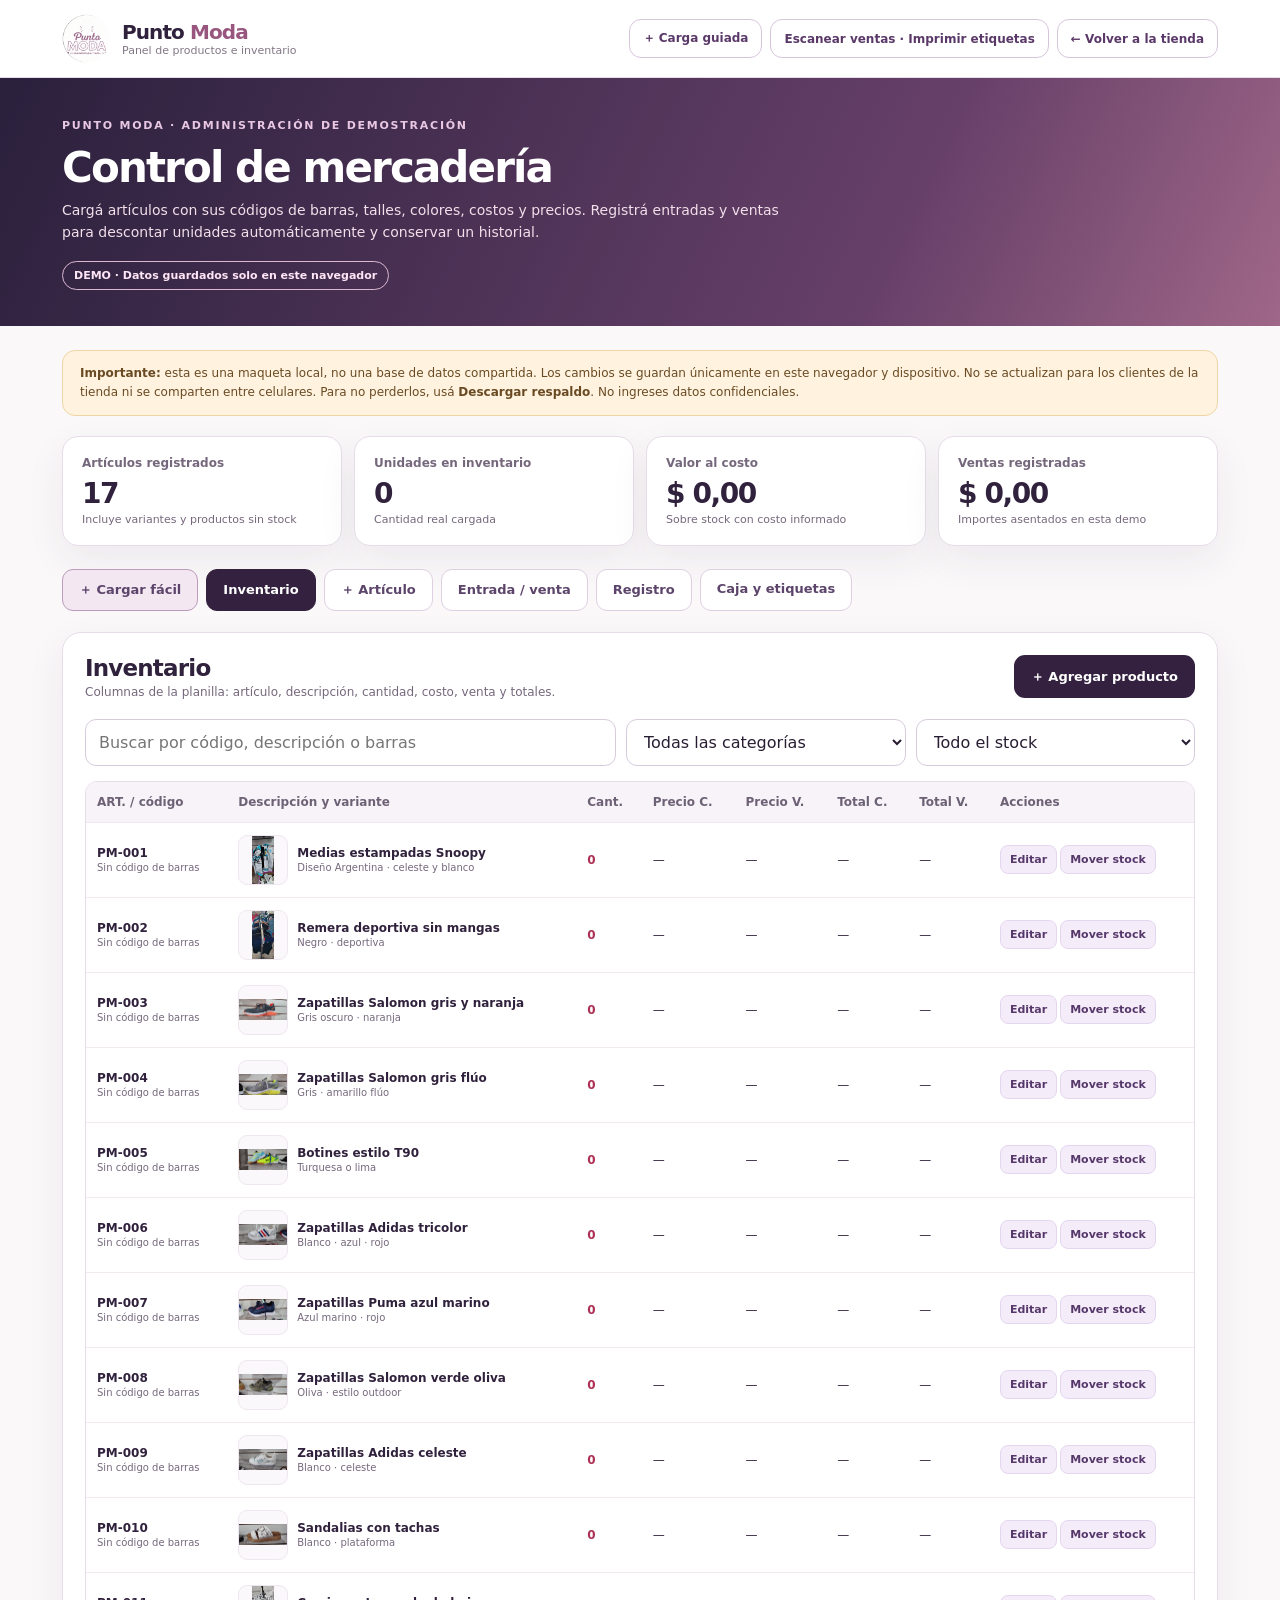
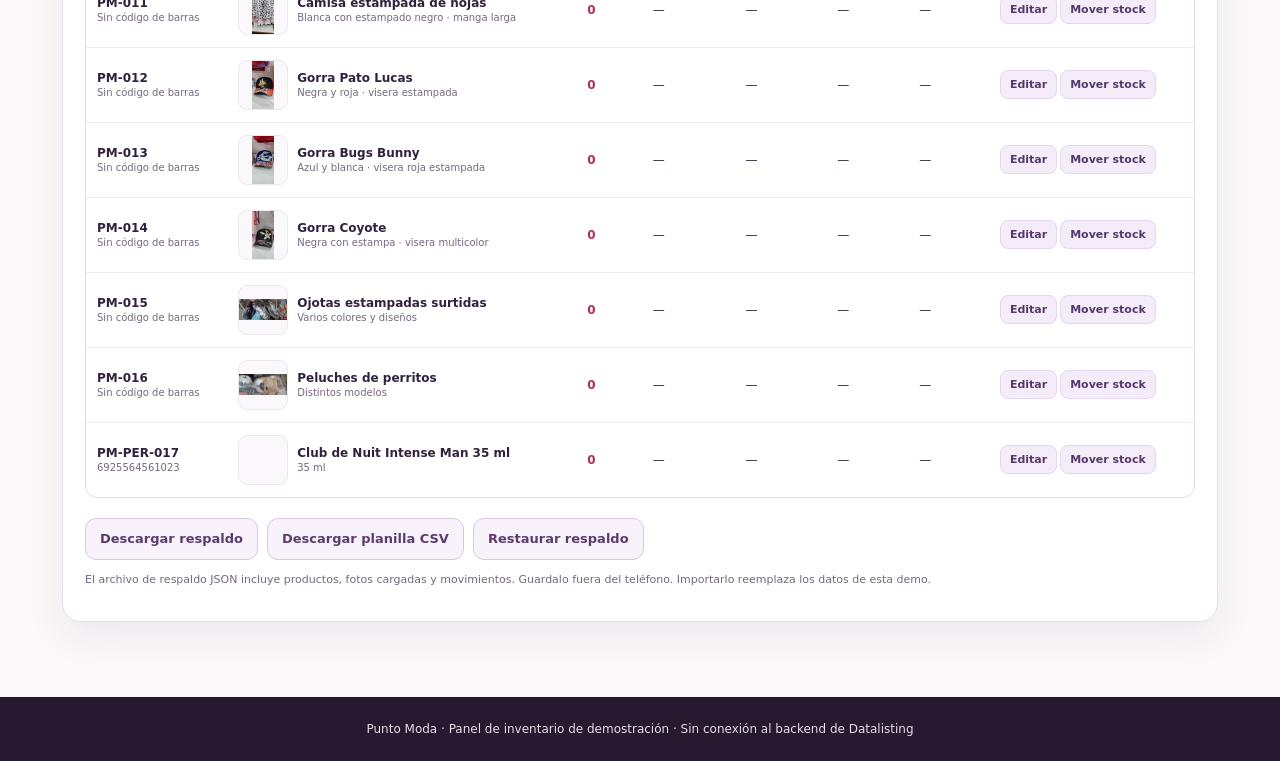
<file: punto-moda/gestion/planilla.html>
<!doctype html>
<html lang="es-AR">
<head>
<meta charset="utf-8"><meta name="viewport" content="width=device-width,initial-scale=1">
<meta name="theme-color" content="#321f43">
<title>Punto Moda | Inventario de demostración</title>
<meta name="description" content="Panel de prueba de inventario, códigos de barras, stock y registro de movimientos de Punto Moda.">
<style>
:root{color-scheme:light;--ink:#30213c;--muted:#75687c;--purple:#805398;--purple-dark:#33213f;--rose:#c993b2;--bg:#faf8f9;--line:#e7dde9;--bad:#ae3156;--green:#17684b;--shadow:0 14px 39px #39264712}
*{box-sizing:border-box}html{scroll-behavior:smooth}body{font-family:Inter,ui-sans-serif,system-ui,-apple-system,"Segoe UI",sans-serif;background:var(--bg);color:var(--ink);margin:0}button,input,select,textarea{font:inherit}button{cursor:pointer}a{color:inherit}button:focus-visible,a:focus-visible,input:focus-visible,select:focus-visible,textarea:focus-visible{outline:3px solid #bb86dc;outline-offset:2px}[hidden]{display:none!important}
.header{background:#fff;border-bottom:1px solid var(--line)}.head{max-width:1200px;margin:auto;padding:14px 22px;display:flex;justify-content:space-between;align-items:center;gap:14px}.brand{display:flex;align-items:center;gap:11px;text-decoration:none;font-size:20px;font-weight:850;letter-spacing:-.045em}.brand img{width:49px;height:49px;object-fit:contain}.brand strong{color:#98567f}.brand small{font-weight:500;color:#827785;font-size:11px;letter-spacing:0;display:block}.outline-link{display:inline-flex;align-items:center;justify-content:center;padding:10px 13px;border:1px solid #d7c5db;background:#fff;color:#5a3868;border-radius:12px;font-size:12px;font-weight:800;text-decoration:none;white-space:nowrap}
.banner{background:linear-gradient(115deg,#2a203c,#674069 70%,#9f6788);color:#fff}.banner-inner{max-width:1200px;margin:auto;padding:36px 22px}.eyebrow{color:#e9c8e4;letter-spacing:.16em;text-transform:uppercase;font-weight:900;font-size:11px}.banner h1{margin:10px 0 8px;font-size:clamp(28px,4vw,42px);letter-spacing:-.045em}.banner p{color:#f2dfea;max-width:730px;line-height:1.55;font-size:14px;margin:0}.demo-tag{display:inline-block;border:1px solid #dbb7d0;border-radius:100px;margin-top:18px;font-weight:750;color:#ffe6f6;font-size:11px;padding:7px 11px}
.page{max-width:1200px;padding:24px 22px 75px;margin:auto}.notice{background:#fff3df;border:1px solid #f0d5a4;border-radius:13px;color:#6a4a23;padding:13px 17px;line-height:1.55;font-size:12px;margin-bottom:20px}.notice strong{font-weight:900}
.metrics{display:grid;grid-template-columns:repeat(4,minmax(0,1fr));gap:12px;margin:20px 0}.metric{background:white;border:1px solid var(--line);border-radius:16px;padding:19px;box-shadow:var(--shadow)}.metric span{display:block;color:var(--muted);font-size:12px;font-weight:700;margin-bottom:7px}.metric strong{font-size:28px;letter-spacing:-.05em}.metric small{display:block;color:var(--muted);font-size:11px;margin-top:3px}
.tabs{display:flex;gap:8px;margin:23px 0 18px;overflow-x:auto;padding:0 0 3px}.tab{background:white;border:1px solid #ddd0e3;color:#5c446b;border-radius:11px;padding:11px 16px;font-size:13px;font-weight:800;white-space:nowrap}.tab[aria-selected=true]{background:var(--purple-dark);border-color:var(--purple-dark);color:#fff}
.panel{background:white;border:1px solid var(--line);border-radius:19px;padding:22px;box-shadow:var(--shadow);margin-top:15px}.heading{display:flex;justify-content:space-between;align-items:center;gap:12px;flex-wrap:wrap;margin-bottom:20px}.heading h2{margin:0;font-size:23px;letter-spacing:-.035em}.heading p{font-size:12px;color:var(--muted);margin:4px 0 0}.toolbar{display:flex;flex-wrap:wrap;gap:10px;margin-bottom:15px}.toolbar input{min-width:180px;flex:2}.toolbar select{flex:1;min-width:140px}
.field{display:grid;gap:6px;font-size:12px;font-weight:850;color:#483354}.field input,.field select,.field textarea,.toolbar input,.toolbar select{border:1px solid #d7cbdc;background:#fff;color:#281d32;padding:12px 13px;border-radius:11px;min-width:0;width:100%;outline-offset:2px}.field small{color:var(--muted);font-size:11px;font-weight:500}.formgrid{display:grid;grid-template-columns:repeat(3,minmax(0,1fr));gap:15px}.col2{grid-column:span 2}.col3{grid-column:span 3}.form-actions{display:flex;align-items:center;gap:9px;flex-wrap:wrap;margin-top:20px}.primary{border:0;background:var(--purple-dark);color:#fff;padding:12px 17px;border-radius:11px;font-weight:850;font-size:13px;min-height:43px}.primary:hover{background:#704581}.soft{border:1px solid #d7c7e1;background:#f8f3fb;color:#5d3b70;padding:11px 14px;border-radius:11px;font-size:13px;font-weight:750;min-height:42px}.danger{color:#ae3156}.help{font-size:12px;color:#766b7b;line-height:1.6;margin:0 0 20px}.hstack{display:flex;gap:8px;align-items:end}.hstack>*:first-child{flex:1}.minicard{display:flex;gap:12px;align-items:center;background:#fcfafd;border:1px solid #eee6ef;border-radius:12px;padding:10px;margin-top:12px}.minicard img{height:64px;width:65px;object-fit:contain;background:white;border-radius:8px}.minicard p{font-size:12px;margin:5px 0;color:var(--muted)}.preview-img{width:115px;height:115px;object-fit:contain;border-radius:12px;border:1px solid var(--line);background:#f5f1f4}
.table-wrap{overflow-x:auto;border:1px solid var(--line);border-radius:12px}table{width:100%;border-collapse:collapse;font-size:12px;min-width:830px}th{text-align:left;color:#6d6175;background:#f8f3f8;white-space:nowrap;font-weight:900;padding:13px 11px}td{padding:12px 11px;border-top:1px solid #f0e9f0;vertical-align:middle}td small{color:var(--muted);display:block;margin-top:2px}.product-cell{display:flex;gap:9px;align-items:center;min-width:170px}.thumb{width:50px;height:50px;border-radius:9px;background:#faf8fb;object-fit:contain;border:1px solid #efe7ef}.qty{font-weight:900;white-space:nowrap}.qty.zero{color:var(--bad)}.money{white-space:nowrap;font-variant-numeric:tabular-nums}.smallbtn{padding:7px 9px;font-size:11px;font-weight:900;background:#f5ecfa;border:1px solid #e4d6ef;color:#56396a;border-radius:8px;margin:2px 3px 2px 0}.smallbtn:hover{background:#e8d5f3}.right{text-align:right}.empty{text-align:center;padding:28px;color:var(--muted);font-size:13px}
.pair{display:grid;grid-template-columns:1.15fr .85fr;gap:18px}.register-box{border:1px solid #e8deee;background:#fcf9fd;border-radius:13px;padding:16px}.register-box strong{display:block;font-size:13px;margin-bottom:7px}.register-box .mini{font-size:12px;color:var(--muted);line-height:1.5}.stock-value{font-weight:900;font-size:20px;color:#553667}.chip{display:inline-block;font-size:10px;font-weight:900;padding:5px 8px;border-radius:60px;background:#f0e4f5;color:#623c7b}.chip.out{background:#fff0f1;color:#a43254}.chip.in{background:#e5f5ed;color:#136343}
.backup{display:flex;gap:9px;flex-wrap:wrap;margin-top:20px}.backup-info{font-size:11px;line-height:1.6;color:var(--muted)}
.scanner{border:0;border-radius:16px;padding:0;max-width:min(90vw,480px);background:white;color:#2d203a}.scanner::backdrop{background:#160e24cb}.scanner .body{padding:18px}.scanner h2{font-size:20px;margin:0 0 7px}.scanner p{color:var(--muted);font-size:12px;line-height:1.5}.scanner video{display:block;width:100%;max-height:65vh;background:#21172a;border-radius:12px;object-fit:cover;margin:13px 0}.scanner footer{display:flex;justify-content:flex-end;gap:8px}
footer.site-foot{padding:25px 20px;background:#27192f;color:#ecdcea;text-align:center;font-size:12px}
@media(max-width:850px){.metrics{grid-template-columns:repeat(2,minmax(0,1fr))}.formgrid{grid-template-columns:repeat(2,minmax(0,1fr))}.col3{grid-column:span 2}.pair{grid-template-columns:1fr}}
@media(max-width:520px){.head{padding:11px 14px}.brand{font-size:17px}.brand img{width:39px;height:39px}.banner-inner{padding:30px 14px}.page{padding:16px 12px 45px}.metric{padding:14px}.metric strong{font-size:25px}.panel{padding:16px}.formgrid{grid-template-columns:1fr}.col2,.col3{grid-column:span 1}.hstack{flex-direction:column;align-items:stretch}.heading h2{font-size:22px}.toolbar input{flex:auto}.toolbar select{flex:auto}.tab{padding:10px 11px}.notice{font-size:11px}}
</style>
</head>
<body>
<header class="header"><div class="head"><a class="brand" href="../"><img src="../brand-logo.png" alt=""><span>Punto <strong>Moda</strong><small>Panel de productos e inventario</small></span></a><div style="display:flex;gap:8px;flex-wrap:wrap"><a class="outline-link" href="alta.html">＋ Carga guiada</a><a class="outline-link" href="caja.html">Escanear ventas · Imprimir etiquetas</a><a class="outline-link" href="../">← Volver a la tienda</a></div></div></header>
<section class="banner"><div class="banner-inner"><span class="eyebrow">Punto Moda · Administración de demostración</span><h1>Control de mercadería</h1><p>Cargá artículos con sus códigos de barras, talles, colores, costos y precios. Registrá entradas y ventas para descontar unidades automáticamente y conservar un historial.</p><span class="demo-tag">DEMO · Datos guardados solo en este navegador</span></div></section>
<main class="page">
<div class="notice"><strong>Importante:</strong> esta es una maqueta local, no una base de datos compartida. Los cambios se guardan únicamente en este navegador y dispositivo. No se actualizan para los clientes de la tienda ni se comparten entre celulares. Para no perderlos, usá <strong>Descargar respaldo</strong>. No ingreses datos confidenciales.</div>
<section class="metrics" aria-label="Resumen de inventario"><div class="metric"><span>Artículos registrados</span><strong id="metric-products">0</strong><small>Incluye variantes y productos sin stock</small></div><div class="metric"><span>Unidades en inventario</span><strong id="metric-units">0</strong><small>Cantidad real cargada</small></div><div class="metric"><span>Valor al costo</span><strong id="metric-cost">—</strong><small>Sobre stock con costo informado</small></div><div class="metric"><span>Ventas registradas</span><strong id="metric-sales">—</strong><small>Importes asentados en esta demo</small></div></section>
<nav class="tabs" aria-label="Secciones"><a class="tab" href="alta.html" style="text-decoration:none;background:#f3e8f2;border-color:#bc9bbb">＋ Cargar fácil</a><button class="tab" data-tab="inventory" aria-selected="true">Inventario</button><button class="tab" data-tab="product" aria-selected="false">＋ Artículo</button><button class="tab" data-tab="movement" aria-selected="false">Entrada / venta</button><button class="tab" data-tab="history" aria-selected="false">Registro</button><a class="tab" href="caja.html" style="text-decoration:none">Caja y etiquetas</a></nav>
<section class="panel" id="tab-inventory"><div class="heading"><div><h2>Inventario</h2><p>Columnas de la planilla: artículo, descripción, cantidad, costo, venta y totales.</p></div><button class="primary" type="button" id="new-product">＋ Agregar producto</button></div><div class="toolbar"><input type="search" id="inventory-search" placeholder="Buscar por código, descripción o barras" aria-label="Buscar en inventario"><select id="inventory-category" aria-label="Filtrar categoría"><option value="">Todas las categorías</option></select><select id="inventory-stock" aria-label="Filtrar stock"><option value="">Todo el stock</option><option value="zero">Sin existencias</option><option value="positive">Con existencias</option></select></div><div class="table-wrap"><table><thead><tr><th>ART. / código</th><th>Descripción y variante</th><th>Cant.</th><th>Precio C.</th><th>Precio V.</th><th>Total C.</th><th>Total V.</th><th>Acciones</th></tr></thead><tbody id="inventory-rows"></tbody></table></div><div class="backup"><button class="soft" id="backup-json" type="button">Descargar respaldo</button><button class="soft" id="export-products" type="button">Descargar planilla CSV</button><button class="soft" id="restore-click" type="button">Restaurar respaldo</button><input hidden type="file" id="restore-file" accept="application/json,.json"></div><p class="backup-info">El archivo de respaldo JSON incluye productos, fotos cargadas y movimientos. Guardalo fuera del teléfono. Importarlo reemplaza los datos de esta demo.</p></section>
<section class="panel" id="tab-product" hidden><div class="heading"><div><h2 id="product-heading">Agregar artículo</h2><p>Una combinación de producto + talle + color corresponde a una variante propia.</p></div><button class="soft" id="clear-product" type="button">Limpiar formulario</button></div><form id="product-form"><div class="formgrid"><label class="field">Descripción del producto *<input required name="name" maxlength="160" placeholder="Ej.: Zapatillas Salomon"></label><label class="field">Categoría *<select required name="category"><option>Calzado</option><option>Indumentaria</option><option>Accesorios</option><option>Perfumería</option><option>Juguetes</option><option>Otros</option></select></label><label class="field">Código interno *<input required name="sku" maxlength="55" placeholder="Ej.: PM-CAL-017-GRI-38" autocomplete="off"><small>Se propone automáticamente al cargar la descripción y categoría. Podés editarlo.</small></label><div class="field col2"><span>Código de barras del envase</span><div class="hstack"><input name="barcode" inputmode="numeric" maxlength="40" placeholder="Ej.: 6925564561023"><button class="soft" type="button" data-scan-target="product">Escanear</button></div><small>Se conserva el código impreso por el fabricante; no lo confundimos con el código interno.</small></div><label class="field">Código de proveedor (opcional)<input name="supplierRef" maxlength="70" placeholder="Ej.: B100-102"></label><label class="field">Talle o número<input name="size" maxlength="40" placeholder="Ej.: 38 o M"></label><label class="field">Color<input name="color" maxlength="60" placeholder="Ej.: Gris"></label><label class="field">Precio costo (ARS)<input name="cost" type="number" min="0" step="0.01" placeholder="Sin definir"></label><label class="field">Precio venta (ARS)<input name="price" type="number" min="0" step="0.01" placeholder="Sin definir"></label><label class="field">Cantidad inicial (unidades) *<input name="initialQty" type="number" min="0" step="1" value="0" required><small>Los cambios posteriores se registran desde Entradas / Ventas.</small></label><label class="field col2">Foto del producto<input name="photo" type="file" accept="image/*"><small>La foto se guarda comprimida en este navegador. No se publica en GitHub.</small></label><div><img id="product-preview" class="preview-img" src="../brand-logo.png" alt="Vista previa del producto"></div></div><div class="form-actions"><button class="primary" type="submit" id="save-product">Guardar artículo</button><button class="soft" type="button" id="make-sku">Generar código sugerido</button><span id="product-message" class="help" role="status"></span></div></form></section>
<section class="panel" id="tab-movement" hidden><div class="heading"><div><h2>Registrar entrada o venta</h2><p>Buscá por código interno o escaneá las barras para seleccionar un producto.</p></div></div><div class="pair"><form id="movement-form"><div class="formgrid"><div class="field col3"><span>Código interno o código de barras *</span><div class="hstack"><input name="lookup" id="movement-lookup" required autocomplete="off" placeholder="Escaneá o escribí un código"><button type="button" class="soft" data-scan-target="movement">Escanear</button></div></div><label class="field col2">Artículo seleccionado<select name="productId" id="movement-product" required></select></label><label class="field">Operación *<select name="type" id="movement-type"><option value="sale">Venta (−)</option><option value="entry">Entrada (+)</option><option value="return">Devolución (+)</option><option value="loss">Ajuste por faltante (−)</option></select></label><label class="field">Cantidad *<input name="qty" type="number" min="1" step="1" value="1" required></label><label class="field">Precio por unidad vendido (ARS)<input name="unitPrice" type="number" min="0" step="0.01" placeholder="Se toma de la ficha"></label><label class="field col3">Observación / referencia<input name="note" maxlength="240" placeholder="Ej.: pedido de mostrador / reposición"></label></div><div class="form-actions"><button class="primary" type="submit">Registrar movimiento</button><span id="movement-message" class="help" role="status"></span></div></form><div class="register-box"><strong>Ficha seleccionada</strong><div id="selected-product" class="mini">Escribí o escaneá un código para ver el producto y su stock disponible.</div></div></div></section>
<section class="panel" id="tab-history" hidden><div class="heading"><div><h2>Registro de movimientos</h2><p>Historial cronológico de entradas, ventas, devoluciones y ajustes.</p></div><button class="soft" id="export-history" type="button">Descargar registro CSV</button></div><div class="toolbar"><input type="search" id="history-search" placeholder="Buscar artículo, código o nota" aria-label="Buscar movimientos"><select id="history-type"><option value="">Todos los movimientos</option><option value="sale">Ventas</option><option value="entry">Entradas</option><option value="return">Devoluciones</option><option value="loss">Ajustes por faltantes</option></select></div><div class="table-wrap"><table><thead><tr><th>Fecha y hora</th><th>Movimiento</th><th>ART.</th><th>Descripción</th><th>Cantidad</th><th>Precio unit.</th><th>Importe</th><th>Observación</th></tr></thead><tbody id="history-rows"></tbody></table></div></section>
</main>
<footer class="site-foot">Punto Moda · Panel de inventario de demostración · Sin conexión al backend de Datalisting</footer>
<dialog class="scanner" id="scan-dialog"><div class="body"><h2>Leer código de barras</h2><p id="scan-status">Apuntá la cámara hacia el código del producto.</p><video id="scan-video" autoplay playsinline muted></video><footer><button class="soft" id="scan-stop" type="button">Cerrar cámara</button></footer></div></dialog>
<script>
(()=>{'use strict';
const KEY='punto-moda-inventario-demo-v1';const $=id=>document.getElementById(id);const $form=$('product-form');const $movement=$('movement-form');
const seedNames=[
['PM-001','Medias estampadas Snoopy','Accesorios','Diseño Argentina · celeste y blanco'],['PM-002','Remera deportiva sin mangas','Indumentaria','Negro · deportiva'],['PM-003','Zapatillas Salomon gris y naranja','Calzado','Gris oscuro · naranja'],['PM-004','Zapatillas Salomon gris flúo','Calzado','Gris · amarillo flúo'],['PM-005','Botines estilo T90','Calzado','Turquesa o lima'],['PM-006','Zapatillas Adidas tricolor','Calzado','Blanco · azul · rojo'],['PM-007','Zapatillas Puma azul marino','Calzado','Azul marino · rojo'],['PM-008','Zapatillas Salomon verde oliva','Calzado','Oliva · estilo outdoor'],['PM-009','Zapatillas Adidas celeste','Calzado','Blanco · celeste'],['PM-010','Sandalias con tachas','Calzado','Blanco · plataforma'],['PM-011','Camisa estampada de hojas','Indumentaria','Blanca con estampado negro · manga larga'],['PM-012','Gorra Pato Lucas','Accesorios','Negra y roja · visera estampada'],['PM-013','Gorra Bugs Bunny','Accesorios','Azul y blanca · visera roja estampada'],['PM-014','Gorra Coyote','Accesorios','Negra con estampa · visera multicolor'],['PM-015','Ojotas estampadas surtidas','Calzado','Varios colores y diseños'],['PM-016','Peluches de perritos','Juguetes','Distintos modelos']];
const initial=()=>({version:1,products:seedNames.map(x=>({sku:x[0],name:x[1],category:x[2],description:x[3],barcode:'',supplierRef:'',size:'',color:'',cost:null,price:null,qty:0,img:'../images/'+x[0]+'.jpg',createdAt:new Date().toISOString()})).concat([{sku:'PM-PER-017',name:'Club de Nuit Intense Man 35 ml',category:'Perfumería',description:'Perfume de la foto · valor y existencias a confirmar',barcode:'6925564561023',supplierRef:'B100-102',size:'35 ml',color:'',cost:null,price:null,qty:0,img:'',createdAt:new Date().toISOString()}]),movements:[]});
let db;let editing=null;let skuTouched=false;let pendingImage=null;let scanStream=null;let scanTimer=null;let scanTarget='movement';let scanBusy=false;
const sanitize=(s)=>String(s==null?'':s).replace(/[&<>"']/g,c=>({'&':'&amp;','<':'&lt;','>':'&gt;','"':'&quot;',"'":'&#39;'}[c]));
const validImage=(s)=>typeof s==='string'&&(s.startsWith('../images/PM-')&&s.endsWith('.jpg')||s.startsWith('data:image/jpeg;base64,')||s.startsWith('data:image/png;base64,'));
const amount=n=>n==null?'—':new Intl.NumberFormat('es-AR',{style:'currency',currency:'ARS',maximumFractionDigits:2}).format(n);
const dt=d=>new Date(d).toLocaleString('es-AR',{day:'2-digit',month:'2-digit',year:'numeric',hour:'2-digit',minute:'2-digit'});
const norm=s=>String(s||'').trim().toLocaleLowerCase('es-AR');
function read(){try{const raw=localStorage.getItem(KEY);if(raw){const p=JSON.parse(raw);if(Array.isArray(p.products)&&Array.isArray(p.movements))return p;}}catch{}return initial();}
function commit(next){try{localStorage.setItem(KEY,JSON.stringify(next));db=next;renderAll();return true;}catch(e){alert('No se pudo guardar: puede haberse agotado el espacio del navegador. Descargá un respaldo y reducí el tamaño de las fotos.');return false;}}
function setTab(id){document.querySelectorAll('.tab').forEach(t=>t.setAttribute('aria-selected',String(t.dataset.tab===id)));for(const tab of ['inventory','product','movement','history'])$('tab-'+tab).hidden=tab!==id;window.scrollTo({top:0,behavior:'smooth'});}
function productByLookup(code){return db.products.find(p=>norm(p.sku)===norm(code)||p.barcode&&norm(p.barcode)===norm(code))||null;}
function summary(){const units=db.products.reduce((a,p)=>a+Number(p.qty||0),0);const cost=db.products.reduce((a,p)=>a+Number(p.qty||0)*Number(p.cost||0),0);const sales=db.movements.filter(m=>m.type==='sale').reduce((a,m)=>a+(Number(m.unitPrice)||0)*m.qty,0);$('metric-products').textContent=db.products.length;$('metric-units').textContent=units;$('metric-cost').textContent=amount(cost);$('metric-sales').textContent=amount(sales);}
function renderInventory(){const q=norm($('inventory-search').value),cat=$('inventory-category').value,stock=$('inventory-stock').value;const categories=[...new Set(db.products.map(p=>p.category))].sort();const opts=$('inventory-category');const existing=opts.value;opts.innerHTML='<option value="">Todas las categorías</option>'+categories.map(c=>'<option value="'+sanitize(c)+'">'+sanitize(c)+'</option>').join('');opts.value=existing;
const arr=db.products.filter(p=>(!q||norm([p.sku,p.barcode,p.name,p.category,p.size,p.color,p.supplierRef].join(' ')).includes(q))&&(!cat||p.category===cat)&&(!stock||(stock==='zero'?p.qty===0:p.qty>0)));
$('inventory-rows').innerHTML=arr.map(p=>'<tr><td><b>'+sanitize(p.sku)+'</b><small>'+sanitize(p.barcode||'Sin código de barras')+'</small></td><td><div class="product-cell">'+(validImage(p.img)?'<img class="thumb" src="'+sanitize(p.img)+'" alt="">':'<div class="thumb"></div>')+'<div><b>'+sanitize(p.name)+'</b><small>'+sanitize([p.size,p.color].filter(Boolean).join(' · ')||p.description||p.category)+'</small></div></div></td><td class="qty '+(p.qty===0?'zero':'')+'">'+p.qty+'</td><td class="money">'+amount(p.cost)+'</td><td class="money">'+amount(p.price)+'</td><td class="money">'+(p.cost==null?'—':amount(p.qty*p.cost))+'</td><td class="money">'+(p.price==null?'—':amount(p.qty*p.price))+'</td><td><button class="smallbtn" data-edit="'+sanitize(p.sku)+'">Editar</button><button class="smallbtn" data-move="'+sanitize(p.sku)+'">Mover stock</button></td></tr>').join('')||'<tr><td colspan="8" class="empty">No se encontraron artículos.</td></tr>';}
function renderSelected(){const sku=$('movement-product').value;const p=db.products.find(x=>x.sku===sku);$('selected-product').innerHTML=!p?'Elegí un artículo para registrar un movimiento.':'<div class="minicard">'+(validImage(p.img)?'<img src="'+sanitize(p.img)+'" alt="">':'')+'<div><b>'+sanitize(p.name)+'</b><p>'+sanitize(p.sku)+' · '+sanitize([p.size,p.color].filter(Boolean).join(' · ')||p.category)+'</p><div class="stock-value">'+p.qty+' unidades</div><p>Precio de venta: '+amount(p.price)+'</p></div></div>';}
function renderMovement(){const prev=$('movement-product').value;const select=$('movement-product');select.innerHTML='<option value="">Seleccionar artículo…</option>'+db.products.map(p=>'<option value="'+sanitize(p.sku)+'">'+sanitize(p.sku+' · '+p.name+([p.size,p.color].filter(Boolean).length?' · '+[p.size,p.color].filter(Boolean).join('/'):''))+'</option>').join('');select.value=prev;if(select.value!==prev)select.value='';renderSelected();}
const typeTitle={sale:'Venta',entry:'Entrada',return:'Devolución',loss:'Ajuste por faltante'};
function renderHistory(){const q=norm($('history-search').value),type=$('history-type').value;const arr=db.movements.filter(m=>(!type||m.type===type)&&(!q||norm([m.sku,m.name,m.note].join(' ')).includes(q))).slice().reverse();$('history-rows').innerHTML=arr.map(m=>'<tr><td>'+dt(m.date)+'</td><td><span class="chip '+(['entry','return'].includes(m.type)?'in':'out')+'">'+sanitize(typeTitle[m.type]||m.type)+'</span></td><td>'+sanitize(m.sku)+'</td><td>'+sanitize(m.name)+'</td><td class="qty">'+(['entry','return'].includes(m.type)?'+':'−')+m.qty+'</td><td class="money">'+amount(m.unitPrice)+'</td><td class="money">'+(m.unitPrice==null?'—':amount(m.unitPrice*m.qty))+'</td><td>'+sanitize(m.note||'—')+'</td></tr>').join('')||'<tr><td colspan="8" class="empty">Todavía no hay movimientos registrados.</td></tr>';}
function renderAll(){summary();renderInventory();renderMovement();renderHistory();}
function nextNumber(){return Math.max(16,...db.products.map(p=>{const m=p.sku.match(/(?:^|-)0*(\d+)(?:-|$)/);return m?Number(m[1]):0;}))+1;}
function abbrev(s){return String(s||'').normalize('NFD').replace(/[\u0300-\u036f]/g,'').toUpperCase().replace(/[^A-Z0-9]/g,'').slice(0,3)||'GEN';}
function proposedCode(){const cat=($form.elements.namedItem('category').value||'Otros');const m={Calzado:'CAL',Indumentaria:'IND',Accesorios:'ACC',Perfumería:'PER',Juguetes:'JUG',Otros:'OTR'};let sku='PM-'+(m[cat]||'OTR')+'-'+String(nextNumber()).padStart(3,'0');const size=$form.elements.namedItem('size').value.trim();const color=$form.elements.namedItem('color').value.trim();if(color)sku+='-'+abbrev(color);if(size)sku+='-'+abbrev(size);return sku;}
function resetProduct(){editing=null;skuTouched=false;pendingImage=null;$form.reset();$form.elements.namedItem('initialQty').disabled=false;$('product-heading').textContent='Agregar artículo';$('save-product').textContent='Guardar artículo';$('product-preview').src='../brand-logo.png';$form.elements.namedItem('sku').value=proposedCode();$('product-message').textContent='';}
function editProduct(sku){const p=db.products.find(v=>v.sku===sku);if(!p)return;resetProduct();editing=sku;skuTouched=true;for(const key of ['sku','name','category','barcode','supplierRef','size','color','cost','price'])$form.elements.namedItem(key).value=p[key]==null?'':p[key];$form.elements.namedItem('initialQty').value=p.qty;$form.elements.namedItem('initialQty').disabled=true;$('product-heading').textContent='Editar artículo · '+sku;$('save-product').textContent='Guardar cambios';$('product-preview').src=validImage(p.img)?p.img:'../brand-logo.png';setTab('product');}
function moveProduct(sku){const p=db.products.find(x=>x.sku===sku);if(!p)return;setTab('movement');$('movement-lookup').value=sku;$('movement-product').value=sku;$('movement-type').value='sale';$movement.elements.namedItem('unitPrice').value=p.price==null?'':p.price;renderSelected();}
async function compressPhoto(file){if(!file)return null;if(!file.type.startsWith('image/'))throw Error('Seleccioná un archivo de imagen.');if(file.size>15*1024*1024)throw Error('La foto es demasiado grande (máximo 15 MB).');const url=URL.createObjectURL(file);try{const image=new Image();await new Promise((resolve,reject)=>{image.onload=resolve;image.onerror=reject;image.src=url});const factor=Math.min(1,960/Math.max(image.naturalWidth,image.naturalHeight));const canvas=document.createElement('canvas');canvas.width=Math.max(1,Math.round(image.naturalWidth*factor));canvas.height=Math.max(1,Math.round(image.naturalHeight*factor));const ctx=canvas.getContext('2d');ctx.fillStyle='#fff';ctx.fillRect(0,0,canvas.width,canvas.height);ctx.drawImage(image,0,0,canvas.width,canvas.height);return canvas.toDataURL('image/jpeg',.78);}finally{URL.revokeObjectURL(url);}}
$('product-form').addEventListener('submit',event=>{event.preventDefault();const f=$form.elements;const sku=f.namedItem('sku').value.trim().toUpperCase();const name=f.namedItem('name').value.trim();const barcode=f.namedItem('barcode').value.trim();const qty=Number(f.namedItem('initialQty').value);const numeric=key=>{const v=f.namedItem(key).value;return v===''?null:Number(v);};const cost=numeric('cost'),price=numeric('price');if(!/^[A-Z0-9-]{3,55}$/.test(sku)){alert('Código interno inválido: usá letras, números y guiones.');return;}if(!name||!Number.isInteger(qty)||qty<0||[cost,price].some(x=>x!==null&&(!Number.isFinite(x)||x<0))){alert('Revisá los datos del artículo.');return;}if(db.products.some(p=>p.sku===sku&&p.sku!==editing)){alert('Ese código interno ya existe.');return;}if(barcode&&db.products.some(p=>p.barcode===barcode&&p.sku!==editing)){alert('Ese código de barras ya está asignado a otro artículo. Usá un código por variante.');return;}
const prev=editing?db.products.find(p=>p.sku===editing):null;const item={sku,name,category:f.namedItem('category').value,description:prev?.description||'',barcode,supplierRef:f.namedItem('supplierRef').value.trim(),size:f.namedItem('size').value.trim(),color:f.namedItem('color').value.trim(),cost,price,qty:prev?.qty??qty,img:pendingImage||prev?.img||'',createdAt:prev?.createdAt||new Date().toISOString()};const next=structuredClone(db);if(prev){const idx=next.products.findIndex(p=>p.sku===editing);next.products[idx]=item;if(editing!==sku)next.movements.forEach(m=>{if(m.sku===editing)m.sku=sku;});}else{next.products.push(item);if(qty>0)next.movements.push({id:crypto.randomUUID(),date:new Date().toISOString(),type:'entry',sku,name,qty,unitPrice:cost,note:'Carga inicial'});}if(commit(next)){resetProduct();setTab('inventory');}});
$('product-form').elements.namedItem('photo').addEventListener('change',async e=>{const file=e.target.files[0];if(!file)return;try{pendingImage=await compressPhoto(file);$('product-preview').src=pendingImage;$('product-message').textContent='Foto preparada; guardá el artículo para conservarla.';}catch(err){alert(err.message);e.target.value='';}});
for(const field of ['name','size','color','category'])$form.elements.namedItem(field).addEventListener('input',()=>{if(!skuTouched&&!editing)$form.elements.namedItem('sku').value=proposedCode();});
$form.elements.namedItem('sku').addEventListener('input',()=>{skuTouched=true;});$('make-sku').addEventListener('click',()=>{skuTouched=false;$form.elements.namedItem('sku').value=proposedCode();});
$('new-product').addEventListener('click',()=>{resetProduct();setTab('product');});$('clear-product').addEventListener('click',resetProduct);
$('inventory-rows').addEventListener('click',e=>{const b=e.target.closest('button');if(!b)return;if(b.dataset.edit)editProduct(b.dataset.edit);if(b.dataset.move)moveProduct(b.dataset.move);});
for(const id of ['inventory-search','inventory-category','inventory-stock'])$(id).addEventListener('input',renderInventory);
for(const id of ['history-search','history-type'])$(id).addEventListener('input',renderHistory);
$('movement-product').addEventListener('change',()=>{const p=db.products.find(x=>x.sku===$('movement-product').value);if(p){$('movement-lookup').value=p.sku;$movement.elements.namedItem('unitPrice').value=p.price==null?'':p.price;}renderSelected();});
$('movement-lookup').addEventListener('input',()=>{const p=productByLookup($('movement-lookup').value);if(p){$('movement-product').value=p.sku;$movement.elements.namedItem('unitPrice').value=p.price==null?'':p.price;renderSelected();}});
$movement.addEventListener('submit',event=>{event.preventDefault();const f=$movement.elements,p=db.products.find(x=>x.sku===f.namedItem('productId').value),type=f.namedItem('type').value,qty=Number(f.namedItem('qty').value);if(!p){alert('Seleccioná un artículo por código o en la lista.');return;}if(!Number.isInteger(qty)||qty<1){alert('La cantidad debe ser un entero positivo.');return;}const outbound=['sale','loss'].includes(type);if(outbound&&p.qty<qty){alert('Stock insuficiente: quedan '+p.qty+' unidades. No se registró la venta.');return;}const txt=f.namedItem('unitPrice').value;const unitPrice=txt===''?(type==='sale'?p.price:p.cost):Number(txt);if(unitPrice!=null&&(!Number.isFinite(unitPrice)||unitPrice<0)){alert('Precio unitario inválido.');return;}if(type==='sale'&&unitPrice==null){alert('Indicá el precio de venta para registrar el importe.');return;}const next=structuredClone(db);const x=next.products.find(x=>x.sku===p.sku);x.qty+=outbound?-qty:qty;next.movements.push({id:crypto.randomUUID(),date:new Date().toISOString(),type,sku:p.sku,name:p.name,qty,unitPrice,note:f.namedItem('note').value.trim()});if(commit(next)){f.namedItem('qty').value='1';f.namedItem('note').value='';$('movement-message').textContent='Movimiento registrado. Nuevo stock: '+x.qty+' unidades.';renderSelected();}});
document.querySelectorAll('.tab').forEach(b=>b.addEventListener('click',()=>{if(b.dataset.tab==='product'&&!editing&&$form.elements.namedItem('sku').value==='')resetProduct();setTab(b.dataset.tab);}));
function download(name,content,type){const blob=new Blob([content],{type});const url=URL.createObjectURL(blob);const a=document.createElement('a');a.href=url;a.download=name;document.body.append(a);a.click();a.remove();setTimeout(()=>URL.revokeObjectURL(url),2500);}
function csv(rows){return '\ufeff'+rows.map(row=>row.map(v=>'"'+String(v==null?'':v).replaceAll('"','""')+'"').join(';')).join('\r\n');}
$('backup-json').addEventListener('click',()=>download('Punto_Moda_respaldo_'+new Date().toISOString().slice(0,10)+'.json',JSON.stringify(db,null,2),'application/json;charset=utf-8'));
$('export-products').addEventListener('click',()=>{const headers=['ART.','CÓDIGO DE BARRAS','DESCRIPCIÓN','CATEGORÍA','TALLE','COLOR','CANT.','PRECIO C.','PRECIO V.','TOTAL COSTO','TOTAL VENTA','REF. PROVEEDOR'];const data=db.products.map(p=>[p.sku,p.barcode,p.name,p.category,p.size,p.color,p.qty,p.cost,p.price,p.cost==null?'':p.qty*p.cost,p.price==null?'':p.qty*p.price,p.supplierRef]);download('Punto_Moda_inventario.csv',csv([headers,...data]),'text/csv;charset=utf-8');});
$('export-history').addEventListener('click',()=>{const rows=[['FECHA','TIPO','ART.','DESCRIPCIÓN','CANTIDAD','PRECIO UNIT.','IMPORTE','OBSERVACIÓN'],...db.movements.map(m=>[dt(m.date),typeTitle[m.type]||m.type,m.sku,m.name,m.qty,m.unitPrice,m.unitPrice==null?'':m.unitPrice*m.qty,m.note])];download('Punto_Moda_movimientos.csv',csv(rows),'text/csv;charset=utf-8');});
$('restore-click').addEventListener('click',()=>$('restore-file').click());$('restore-file').addEventListener('change',async e=>{const file=e.target.files[0];if(!file)return;try{if(file.size>15*1024*1024)throw Error('Respaldo demasiado grande.');const data=JSON.parse(await file.text());if(data.version!==1||!Array.isArray(data.products)||!Array.isArray(data.movements))throw Error('No es un respaldo válido de Punto Moda.');if(data.products.length>2000||data.movements.length>100000)throw Error('El archivo supera el tamaño admitido.');const codes=new Set();for(const p of data.products){if(typeof p.sku!=='string'||!p.sku||codes.has(p.sku)||typeof p.name!=='string'||!Number.isInteger(p.qty)||p.qty<0)throw Error('El respaldo tiene artículos inválidos o códigos duplicados.');codes.add(p.sku);if(!validImage(p.img))p.img='';}if(!confirm('¿Reemplazar los datos locales actuales por los del archivo? Esta acción no se puede deshacer.'))return;if(commit(data)){resetProduct();setTab('inventory');alert('Respaldo restaurado.');}}catch(err){alert(err.message||'No se pudo importar.');}finally{e.target.value='';}});
async function stopScanner(){if(scanTimer){clearInterval(scanTimer);scanTimer=null;}if(scanStream){scanStream.getTracks().forEach(t=>t.stop());scanStream=null;}const v=$('scan-video');v.srcObject=null;scanBusy=false;if($('scan-dialog').open)$('scan-dialog').close();}
async function startScanner(target){scanTarget=target;if(!('BarcodeDetector' in window)||!navigator.mediaDevices?.getUserMedia){alert('Este navegador no permite leer códigos automáticamente. Podés escribir los números del código de barras en el campo.');return;}try{const formats=await BarcodeDetector.getSupportedFormats();const supported=['ean_13','ean_8','code_128','upc_a','qr_code'].filter(x=>formats.includes(x));if(!supported.length)throw Error('No hay formatos de barras disponibles.');const detector=new BarcodeDetector({formats:supported});scanStream=await navigator.mediaDevices.getUserMedia({video:{facingMode:{ideal:'environment'}}});$('scan-video').srcObject=scanStream;$('scan-status').textContent='Apuntá la cámara al código de barras. No se envía ningún video.';$('scan-dialog').showModal();await $('scan-video').play();scanTimer=setInterval(async()=>{if(scanBusy||$('scan-video').readyState<2)return;scanBusy=true;try{const found=await detector.detect($('scan-video'));if(found?.[0]?.rawValue){const value=found[0].rawValue;await stopScanner();const field=scanTarget==='product'?$form.elements.namedItem('barcode'):$('movement-lookup');field.value=value;field.dispatchEvent(new Event('input',{bubbles:true}));field.focus();}}catch(e){}finally{scanBusy=false;}},400);}catch(e){await stopScanner();alert('No se pudo usar la cámara: '+(e.message||'permisos denegados')+'. Podés escribir el código.');}}
document.querySelectorAll('[data-scan-target]').forEach(b=>b.addEventListener('click',()=>startScanner(b.dataset.scanTarget)));$('scan-stop').addEventListener('click',stopScanner);$('scan-dialog').addEventListener('cancel',e=>{e.preventDefault();stopScanner();});document.addEventListener('visibilitychange',()=>{if(document.hidden&&scanStream)stopScanner();});
db=read();renderAll();resetProduct();
})();
</script>
</body></html>
</file>
<file: assets/store.css>
:root{
--brand-ink:#07111b;
--brand-surface:#0b1724;
--brand-surface-2:#102236;
--brand-surface-3:#15304a;
--brand-text:#f4f8fc;
--brand-muted:#9db1c5;
--brand-line:#223c55;
--store-accent:#62d6ff;
--store-accent-2:#74e0be;
--store-accent-soft:rgba(98,214,255,.12);
--store-accent-glow:rgba(98,214,255,.28);
--store-warm:#f4c66a;
--danger:#ff9aa7;
--bg:var(--brand-ink);
--panel:var(--brand-surface);
--panel2:var(--brand-surface-2);
--line:var(--brand-line);
--text:var(--brand-text);
--muted:var(--brand-muted);
--accent:var(--store-accent);
--accent2:var(--store-accent-2);
--shadow:0 28px 90px rgba(0,0,0,.38);
--radius:24px
}*{box-sizing:border-box}html{scroll-behavior:smooth}body{margin:0;background:radial-gradient(circle at 15% 0,#102b4a 0,transparent 34%),var(--bg);color:var(--text);font-family:Inter,ui-sans-serif,system-ui,-apple-system,Segoe UI,sans-serif;min-height:100vh}.topbar{position:sticky;top:0;z-index:20;display:flex;justify-content:space-between;align-items:center;padding:15px clamp(18px,4vw,56px);backdrop-filter:blur(18px);background:rgba(8,17,31,.8);border-bottom:1px solid rgba(115,185,255,.12)}.brand{display:flex;align-items:center;gap:10px;color:var(--text);text-decoration:none}.brand-mark{display:grid;place-items:center;width:38px;height:38px;border-radius:12px;background:linear-gradient(145deg,var(--accent),var(--accent2));color:#06111d;font-weight:900}.brand strong,.brand small{display:block}.brand small{font-size:10px;color:var(--muted);letter-spacing:.12em;text-transform:uppercase}.cart-button,.checkout-button,.filter,.icon-button{font:inherit}.cart-button{border:1px solid var(--line);background:var(--panel);color:var(--text);border-radius:999px;padding:10px 14px;cursor:pointer}.cart-button span{display:inline-grid;place-items:center;min-width:24px;height:24px;margin-left:6px;border-radius:999px;background:var(--accent);color:#07111d;font-weight:800}main{width:min(1180px,calc(100% - 32px));margin:auto}.hero{display:grid;grid-template-columns:1.5fr .7fr;gap:28px;align-items:end;padding:72px 0 38px}.eyebrow{color:var(--accent2);font-size:12px;letter-spacing:.18em;font-weight:800}.hero h1{font-size:clamp(40px,7vw,82px);line-height:.96;margin:12px 0 16px;max-width:850px;letter-spacing:-.045em}.hero-copy{max-width:620px;color:var(--muted);font-size:18px;line-height:1.6}.hero-card{padding:22px;border:1px solid var(--line);border-radius:var(--radius);background:linear-gradient(145deg,rgba(19,36,59,.94),rgba(10,22,39,.94));box-shadow:var(--shadow)}.hero-card span,.hero-card strong,.hero-card small{display:block}.hero-card span{font-size:11px;text-transform:uppercase;letter-spacing:.14em;color:var(--accent)}.hero-card strong{font-size:22px;margin:8px 0}.hero-card small{color:var(--muted);line-height:1.5}.toolbar{display:flex;justify-content:space-between;gap:18px;align-items:end;padding:18px 0 26px;border-top:1px solid rgba(147,168,195,.14)}.search{min-width:min(440px,100%);font-size:11px;color:var(--muted);text-transform:uppercase;letter-spacing:.12em}.search span{display:block;margin-bottom:7px}.search input{width:100%;border:1px solid var(--line);border-radius:14px;background:var(--panel);color:var(--text);padding:13px 14px;outline:none}.search input:focus{border-color:var(--accent)}.filters{display:flex;gap:8px;flex-wrap:wrap}.filter{border:1px solid var(--line);border-radius:999px;padding:9px 13px;background:transparent;color:var(--muted);cursor:pointer}.filter.active{background:var(--text);color:#07111d;border-color:var(--text)}.status{color:var(--muted);padding:8px 0 20px}.catalog{display:grid;grid-template-columns:repeat(3,minmax(0,1fr));gap:18px;padding-bottom:80px}.product{display:flex;flex-direction:column;min-height:390px;overflow:hidden;border:1px solid var(--line);border-radius:var(--radius);background:linear-gradient(160deg,var(--panel2),var(--panel));box-shadow:0 12px 34px rgba(0,0,0,.16)}.product-media{height:190px;background:linear-gradient(135deg,#18385f,#183447 50%,#1a4b48);display:grid;place-items:center;overflow:hidden}.product-media img{width:100%;height:100%;object-fit:cover}.placeholder{font-size:52px;font-weight:900;color:rgba(255,255,255,.2)}.product-body{display:flex;flex:1;flex-direction:column;padding:18px}.product-type{font-size:10px;letter-spacing:.14em;text-transform:uppercase;color:var(--accent2)}.product h3{font-size:21px;margin:7px 0}.product-desc{color:var(--muted);line-height:1.45;font-size:14px;display:-webkit-box;-webkit-line-clamp:3;-webkit-box-orient:vertical;overflow:hidden}.product-foot{margin-top:auto;display:flex;justify-content:space-between;align-items:end;gap:14px;padding-top:16px}.price strong{display:block;font-size:23px}.price small{color:var(--muted)}.add-button{border:0;border-radius:13px;background:linear-gradient(135deg,var(--accent),var(--accent2));color:#07111d;font-weight:800;padding:11px 13px;cursor:pointer}.drawer{position:fixed;z-index:40;right:0;top:0;height:100dvh;width:min(440px,94vw);background:#0a1626;border-left:1px solid var(--line);box-shadow:var(--shadow);padding:20px;transform:translateX(105%);transition:transform .25s ease;display:flex;flex-direction:column}.drawer.open{transform:translateX(0)}.drawer-head{display:flex;justify-content:space-between;align-items:center;gap:16px}.drawer-head small{color:var(--muted);text-transform:uppercase;letter-spacing:.12em}.drawer-head h2{margin:3px 0 0;font-size:28px}.icon-button{width:38px;height:38px;border:1px solid var(--line);border-radius:50%;background:transparent;color:var(--text);font-size:25px;cursor:pointer}.backdrop{position:fixed;inset:0;z-index:30;border:0;background:rgba(1,7,14,.65);opacity:0;pointer-events:none;transition:.2s}.backdrop.show{opacity:1;pointer-events:auto}.cart-items{margin-top:20px;overflow:auto}.cart-item{display:grid;grid-template-columns:1fr auto;gap:9px;padding:14px 0;border-bottom:1px solid var(--line)}.cart-item strong,.cart-item small{display:block}.cart-item small{color:var(--muted);margin-top:4px}.qty{display:flex;align-items:center;gap:8px;margin-top:8px}.qty button{width:27px;height:27px;border:1px solid var(--line);border-radius:8px;background:var(--panel);color:var(--text);cursor:pointer}.remove{border:0;background:transparent;color:var(--danger);cursor:pointer;padding:0;margin-top:8px}.cart-empty{padding:50px 10px;text-align:center;color:var(--muted)}.cart-summary{display:flex;justify-content:space-between;align-items:center;margin-top:auto;padding:18px 0;border-top:1px solid var(--line)}.cart-summary strong{font-size:22px}.checkout-button{width:100%;border:0;border-radius:14px;background:linear-gradient(135deg,var(--accent),var(--accent2));color:#07111d;font-weight:900;padding:14px;cursor:pointer}.checkout-button:disabled{opacity:.45;cursor:not-allowed}.checkout{border:0;padding:0;background:transparent;color:var(--text);width:min(680px,94vw)}.checkout::backdrop{background:rgba(1,7,14,.78);backdrop-filter:blur(5px)}.checkout-card{padding:24px;border:1px solid var(--line);border-radius:24px;background:#0b1728;box-shadow:var(--shadow)}.checkout-grid{display:grid;grid-template-columns:1fr 1fr;gap:14px;margin-top:20px}.checkout-grid label{font-size:11px;color:var(--muted);text-transform:uppercase;letter-spacing:.08em}.checkout-grid input,.checkout-grid textarea{width:100%;margin-top:7px;padding:12px;border:1px solid var(--line);border-radius:12px;background:#071221;color:var(--text);font:inherit}.checkout-grid .full{grid-column:1/-1}.form-help,.form-message{color:var(--muted);font-size:12px}.form-message.error{color:var(--danger)}.form-message.success{color:var(--accent2)}.checkout-total{display:flex;justify-content:space-between;font-size:18px;padding:15px 0}.checkout-total strong{font-size:24px}footer{display:flex;justify-content:center;gap:8px;color:var(--muted);font-size:12px;padding:32px 16px 46px;border-top:1px solid rgba(147,168,195,.12)}@media(max-width:900px){.hero{grid-template-columns:1fr}.hero-card{max-width:520px}.catalog{grid-template-columns:repeat(2,1fr)}}@media(max-width:650px){main{width:min(100% - 22px,1180px)}.topbar{padding:12px}.hero{padding-top:46px}.hero h1{font-size:46px}.toolbar{align-items:stretch;flex-direction:column}.search{min-width:0}.catalog{grid-template-columns:1fr}.product{min-height:350px}.checkout-grid{grid-template-columns:1fr}.checkout-grid .full{grid-column:auto}}
/* --- Datalisting dynamic landing additions --- */
.nav-links{display:flex;gap:22px;align-items:center}.nav-links a{color:var(--muted);text-decoration:none;font-size:13px}.nav-links a:hover{color:var(--text)}
.hero{position:relative;min-height:680px;align-items:center;overflow:hidden}.hero-copy-block{position:relative;z-index:2}.hero-actions{display:flex;gap:12px;flex-wrap:wrap;margin:28px 0 18px}.primary-link,.secondary-link{display:inline-flex;align-items:center;justify-content:center;padding:12px 16px;border-radius:14px;text-decoration:none;font-weight:800}.primary-link{background:linear-gradient(135deg,var(--accent),var(--accent2));color:#07111d}.secondary-link{border:1px solid var(--line);color:var(--text);background:rgba(14,27,46,.55)}.live-strip{display:flex;align-items:center;gap:10px;color:var(--muted);font-size:13px}.pulse-dot{width:9px;height:9px;border-radius:50%;background:var(--accent2);box-shadow:0 0 0 0 rgba(140,230,208,.6);animation:pulse 1.8s infinite}@keyframes pulse{70%{box-shadow:0 0 0 12px rgba(140,230,208,0)}100%{box-shadow:0 0 0 0 rgba(140,230,208,0)}}
.hero-visual{position:relative;min-height:520px;border:1px solid rgba(115,185,255,.13);border-radius:34px;background:linear-gradient(160deg,rgba(15,31,52,.88),rgba(8,17,31,.6));overflow:hidden;box-shadow:var(--shadow)}#heroCanvas{position:absolute;inset:0;width:100%;height:100%}.orbit{position:absolute;border:1px solid rgba(115,185,255,.22);border-radius:50%;animation:spin 18s linear infinite}.orbit-a{width:380px;height:380px;left:50%;top:50%;transform:translate(-50%,-50%)}.orbit-b{width:250px;height:250px;left:50%;top:50%;transform:translate(-50%,-50%);animation-duration:12s;animation-direction:reverse}.orbit:before{content:"";position:absolute;width:12px;height:12px;border-radius:50%;background:var(--accent);top:-6px;left:50%;box-shadow:0 0 24px var(--accent)}@keyframes spin{to{transform:translate(-50%,-50%) rotate(360deg)}}
.data-card{position:absolute;z-index:2;padding:14px 16px;border-radius:18px;border:1px solid rgba(147,168,195,.18);background:rgba(10,22,39,.72);backdrop-filter:blur(12px);box-shadow:0 14px 38px rgba(0,0,0,.24);animation:float 5s ease-in-out infinite}.data-card small,.data-card strong,.data-card span{display:block}.data-card small{color:var(--accent2);font-size:10px;letter-spacing:.14em}.data-card strong{font-size:19px;margin:4px 0}.data-card span{color:var(--muted);font-size:12px}.data-card-a{left:7%;top:14%}.data-card-b{right:7%;top:40%;animation-delay:-1.7s}.data-card-c{left:22%;bottom:8%;animation-delay:-3.2s}@keyframes float{50%{transform:translateY(-10px)}}
.presentation,.news,.catalog-section{padding:80px 0}.presentation>div:first-child,.section-heading{display:flex;justify-content:space-between;gap:30px;align-items:end;margin-bottom:28px}.presentation h2,.section-heading h2,.news h2{font-size:clamp(30px,4vw,54px);line-height:1.02;margin:8px 0;letter-spacing:-.035em}.section-heading>p{max-width:480px;color:var(--muted);line-height:1.6}.presentation-grid{display:grid;grid-template-columns:repeat(3,1fr);gap:16px}.presentation-grid article{padding:24px;border:1px solid var(--line);border-radius:22px;background:linear-gradient(160deg,var(--panel2),var(--panel))}.presentation-grid article span{font-size:11px;color:var(--accent);letter-spacing:.14em}.presentation-grid h3{font-size:24px;margin:12px 0 8px}.presentation-grid p,.news-copy p{color:var(--muted);line-height:1.6}.news{overflow:hidden}.news-copy{max-width:720px}.news-ticker{margin-top:28px;border-top:1px solid rgba(147,168,195,.15);border-bottom:1px solid rgba(147,168,195,.15);overflow:hidden}.ticker-track{display:flex;gap:26px;width:max-content;padding:14px 0;white-space:nowrap;animation:ticker 20s linear infinite;color:var(--muted);font-size:12px;letter-spacing:.14em}.ticker-track i{color:var(--accent2)}@keyframes ticker{to{transform:translateX(-50%)}}
.reveal{opacity:0;transform:translateY(24px);transition:opacity .7s ease,transform .7s ease}.reveal.visible{opacity:1;transform:none}
.product{transition:transform .2s ease,border-color .2s ease,box-shadow .2s ease}.product:hover{transform:translateY(-6px);border-color:rgba(115,185,255,.38);box-shadow:0 18px 48px rgba(0,0,0,.25)}
@media(max-width:900px){.nav-links{display:none}.hero{min-height:auto}.hero-visual{min-height:420px}.presentation-grid{grid-template-columns:1fr}.presentation>div:first-child,.section-heading{display:block}.section-heading>p{margin-top:10px}}
@media(max-width:650px){.hero-visual{min-height:360px}.data-card-b{right:3%}.data-card-a{left:3%}.data-card-c{left:10%}.presentation,.news,.catalog-section{padding:54px 0}}

/* --- Storefront premium theme refinement --- */
body{
  background:
    radial-gradient(circle at 14% 4%, rgba(98,214,255,.13), transparent 34%),
    radial-gradient(circle at 88% 18%, rgba(116,224,190,.08), transparent 28%),
    linear-gradient(180deg,#07111b 0%,#081521 44%,#07111b 100%);
}
body:before{
  content:"";
  position:fixed; inset:0; pointer-events:none; z-index:-1;
  background-image:
    linear-gradient(rgba(255,255,255,.015) 1px,transparent 1px),
    linear-gradient(90deg,rgba(255,255,255,.015) 1px,transparent 1px);
  background-size:36px 36px;
  mask-image:linear-gradient(to bottom,rgba(0,0,0,.5),transparent 72%);
}
.topbar{
  background:rgba(7,17,27,.82);
  border-bottom:1px solid rgba(98,214,255,.11);
  box-shadow:0 8px 32px rgba(0,0,0,.12);
}
.brand-mark{
  background:linear-gradient(145deg,#6edcff,#76e5c1);
  box-shadow:0 0 30px rgba(98,214,255,.16);
}
.hero{
  grid-template-columns:minmax(0,1.15fr) minmax(420px,.85fr);
  padding-top:78px;
}
.hero-copy-block{
  padding-right:18px;
}
.hero-copy{
  max-width:680px;
  font-size:19px;
}
.hero-visual{
  background:
    radial-gradient(circle at 50% 50%,rgba(98,214,255,.07),transparent 42%),
    linear-gradient(160deg,rgba(16,34,54,.95),rgba(7,17,27,.78));
  border-color:rgba(98,214,255,.16);
}
.data-card{
  border-color:rgba(255,255,255,.10);
  background:linear-gradient(180deg,rgba(13,31,48,.82),rgba(8,20,32,.72));
}
.primary-link,.checkout-button,.add-button{
  background:linear-gradient(135deg,#67d8ff 0%,#73dfc1 100%);
  box-shadow:0 10px 28px rgba(98,214,255,.13);
}
.primary-link:hover,.checkout-button:hover,.add-button:hover{
  filter:brightness(1.05);
  transform:translateY(-1px);
}
.secondary-link,.cart-button,.filter,.search input{
  background:rgba(12,27,43,.74);
}
.presentation{
  position:relative;
}
.presentation:before{
  content:"";
  position:absolute; left:50%; top:0; transform:translateX(-50%);
  width:100vw; height:100%;
  background:linear-gradient(180deg,rgba(16,34,54,.34),rgba(8,21,33,.12));
  border-top:1px solid rgba(255,255,255,.035);
  border-bottom:1px solid rgba(255,255,255,.035);
  z-index:-1;
}
.presentation-grid article{
  position:relative; overflow:hidden;
  background:linear-gradient(160deg,rgba(16,34,54,.92),rgba(10,24,38,.94));
  border-color:rgba(98,214,255,.12);
}
.presentation-grid article:after{
  content:"";
  position:absolute; width:140px; height:140px; border-radius:50%;
  right:-70px; top:-70px;
  background:radial-gradient(circle,rgba(98,214,255,.11),transparent 70%);
}
.catalog-section{
  padding-top:92px;
}
.product{
  background:
    linear-gradient(180deg,rgba(16,34,54,.96),rgba(10,23,37,.98));
  border-color:rgba(255,255,255,.08);
}
.product-media{
  background:
    radial-gradient(circle at 30% 20%,rgba(98,214,255,.17),transparent 36%),
    linear-gradient(135deg,#15324d,#102638 52%,#133f3b);
}
.product:hover{
  border-color:rgba(98,214,255,.42);
  box-shadow:0 22px 58px rgba(0,0,0,.30),0 0 0 1px rgba(98,214,255,.05);
}
.price strong{
  letter-spacing:-.02em;
}
.news{
  position:relative;
}
.news:before{
  content:"";
  position:absolute; left:50%; top:0; transform:translateX(-50%);
  width:100vw; height:100%;
  background:linear-gradient(180deg,rgba(8,21,33,.1),rgba(16,34,54,.28));
  z-index:-1;
}
footer{
  background:#06101a;
}
@media(max-width:1050px){
  .hero{grid-template-columns:1fr}
}

/* --- Catalog search/category/pagination additions 2026-10-06 --- */
.sort-field{min-width:220px;font-size:11px;color:var(--muted);text-transform:uppercase;letter-spacing:.12em}
.sort-field span{display:block;margin-bottom:7px}
.sort-field select{width:100%;border:1px solid var(--line);border-radius:14px;background:var(--panel);color:var(--text);padding:13px 14px;outline:none}
.category-strip{display:flex;gap:8px;overflow:auto;padding:0 0 22px;scrollbar-width:thin}
.category-strip .filter{white-space:nowrap}
.product-meta{display:flex;align-items:center;justify-content:space-between;gap:8px}
.source-tag{font-size:9px;letter-spacing:.12em;color:var(--muted);border:1px solid var(--line);padding:3px 6px;border-radius:999px}
.availability{position:absolute;top:12px;right:12px;padding:6px 9px;border-radius:999px;font-size:10px;font-weight:800;backdrop-filter:blur(8px)}
.product-media{position:relative}
.availability.unavailable{background:rgba(83,26,35,.9);color:#ffb7c0}
.old-price{text-decoration:line-through;opacity:.62;margin-bottom:2px}
.add-button:disabled{opacity:.45;cursor:not-allowed;filter:grayscale(.5)}
.load-more-wrap{display:flex;justify-content:center;padding:0 0 74px}
.load-more{cursor:pointer;background:rgba(14,27,46,.7)}
@media(max-width:650px){.sort-field{min-width:0}.category-strip{margin-right:-11px;padding-right:11px}}


/* --- Storefront product-first refinement 2026-10-06 --- */
main{width:min(1240px,calc(100% - 32px))}
.hero.hero-compact{
  min-height:0;
  display:flex;
  align-items:center;
  justify-content:space-between;
  gap:24px;
  padding:34px 0 24px;
  overflow:visible;
}
.hero-compact .hero-copy-block{padding:0}
.hero-compact h1{font-size:clamp(34px,5vw,58px);margin:6px 0 8px;max-width:none}
.hero-compact .hero-copy{font-size:17px;margin:0}
.hero-catalog-link{flex:0 0 auto}
.catalog-section{padding:28px 0 56px}
.compact-heading{margin-bottom:18px}
.compact-heading h2{font-size:clamp(30px,4vw,46px)}
.compact-heading>p{margin:0}
.toolbar{padding-top:14px}
.catalog{gap:20px;padding-bottom:34px}
.product{
  min-height:470px;
  cursor:pointer;
}
.product:focus-visible{outline:2px solid var(--accent);outline-offset:3px}
.product-media{
  height:265px;
  background:#f7f8f8;
  padding:12px;
}
.product-media img{
  width:100%;
  height:100%;
  object-fit:contain;
  object-position:center;
  border-radius:14px;
}
.product-media .placeholder{
  color:rgba(7,17,27,.25);
}
.product h3{
  display:-webkit-box;
  -webkit-line-clamp:2;
  -webkit-box-orient:vertical;
  overflow:hidden;
}
.product-desc{-webkit-line-clamp:2}
.product-clickable:after{
  content:"Ver detalle";
  position:absolute;
  left:18px;
  top:238px;
  font-size:10px;
  font-weight:800;
  letter-spacing:.08em;
  text-transform:uppercase;
  color:#07111d;
  background:rgba(255,255,255,.9);
  border-radius:999px;
  padding:6px 9px;
  opacity:0;
  transform:translateY(4px);
  transition:.2s ease;
}
.product-clickable{position:relative}
.product-clickable:hover:after{opacity:1;transform:none}
.product-detail-dialog{
  width:min(980px,94vw);
  max-height:92vh;
  border:0;
  padding:0;
  background:transparent;
  color:var(--text);
}
.product-detail-dialog::backdrop{background:rgba(1,7,14,.8);backdrop-filter:blur(6px)}
.product-detail-shell{
  position:relative;
  border:1px solid var(--line);
  border-radius:26px;
  background:#0b1728;
  box-shadow:var(--shadow);
  overflow:hidden;
}
.product-detail-close{
  position:absolute;
  z-index:4;
  right:16px;
  top:16px;
  background:rgba(7,17,27,.86);
}
.product-detail-grid{
  display:grid;
  grid-template-columns:minmax(0,1.05fr) minmax(320px,.95fr);
  min-height:520px;
}
.product-detail-media{
  min-height:520px;
  display:grid;
  place-items:center;
  background:#f7f8f8;
  padding:28px;
}
.product-detail-media img{
  width:100%;
  height:100%;
  max-height:600px;
  object-fit:contain;
  object-position:center;
}
.product-detail-media .placeholder{color:rgba(7,17,27,.25);font-size:86px}
.product-detail-info{
  padding:58px 34px 34px;
  display:flex;
  flex-direction:column;
}
.product-detail-info h2{
  font-size:clamp(28px,4vw,42px);
  line-height:1.05;
  margin:14px 0;
  letter-spacing:-.03em;
}
.product-detail-description{color:var(--muted);line-height:1.6;margin:0 0 26px}
.product-detail-price{margin-top:auto;padding-top:18px}
.product-detail-price strong{display:block;font-size:34px}
.detail-stock{color:var(--accent2);font-weight:700;margin:10px 0 18px}
.unavailable-text{color:var(--danger)}
.detail-add{max-width:320px}
@media(max-width:800px){
  .product-detail-grid{grid-template-columns:1fr;min-height:0}
  .product-detail-media{min-height:320px;height:42vh;max-height:430px}
  .product-detail-info{padding:28px 22px}
}
@media(max-width:650px){
  .hero.hero-compact{display:block;padding:24px 0 16px}
  .hero-catalog-link{margin-top:18px}
  .catalog-section{padding-top:18px}
  .product{min-height:430px}
  .product-media{height:235px}
  .product-clickable:after{display:none}
}


/* --- Focused storefront entry 2026-10-06 --- */
.store-entry{
  min-height:calc(100vh - 69px);
  display:grid;
  place-items:center;
  padding:64px 0;
  position:relative;
}
.store-entry:before{
  content:"";
  position:absolute;
  inset:10% 5%;
  background:
    radial-gradient(circle at 30% 30%,rgba(98,214,255,.13),transparent 34%),
    radial-gradient(circle at 70% 65%,rgba(116,224,190,.10),transparent 32%);
  filter:blur(10px);
  pointer-events:none;
}
.store-entry-card{
  position:relative;
  width:min(760px,100%);
  text-align:center;
  padding:54px clamp(22px,6vw,72px);
  border:1px solid rgba(98,214,255,.14);
  border-radius:32px;
  background:linear-gradient(160deg,rgba(16,34,54,.9),rgba(8,20,32,.92));
  box-shadow:var(--shadow);
}
.store-entry-card h1{
  margin:8px 0 10px;
  font-size:clamp(48px,8vw,88px);
  line-height:.95;
  letter-spacing:-.05em;
}
.store-entry-lead{
  margin:0;
  font-size:clamp(21px,3vw,30px);
  font-weight:750;
}
.store-entry-copy{
  max-width:560px;
  margin:18px auto 28px;
  color:var(--muted);
  font-size:17px;
  line-height:1.65;
}
.store-entry-button{
  min-width:220px;
  font-size:16px;
  padding:14px 22px;
}
.catalog-simple{
  padding-top:54px;
}
.catalog-title{
  text-align:center;
  margin-bottom:28px;
}
.catalog-title h2{
  margin:7px 0 8px;
  font-size:clamp(34px,5vw,56px);
  line-height:1;
  letter-spacing:-.04em;
}
.catalog-title>p:last-child{
  margin:0;
  color:var(--muted);
}
.toolbar.toolbar-simple{
  display:block;
  max-width:760px;
  margin:0 auto;
  padding:18px 0 22px;
  border-top:0;
}
.search.search-main{
  display:block;
  min-width:0;
}
.search.search-main input{
  font-size:17px;
  padding:16px 18px;
  border-radius:18px;
}
.catalog-simple .status{
  text-align:center;
}
@media(max-width:650px){
  .store-entry{
    min-height:calc(100vh - 63px);
    padding:28px 0;
  }
  .store-entry-card{
    padding:38px 20px;
    border-radius:24px;
  }
  .store-entry-card h1{
    font-size:48px;
  }
  .store-entry-copy{
    font-size:15px;
  }
  .catalog-simple{
    padding-top:38px;
  }
}


/* --- Animated focused entry 2026-10-06 --- */
.store-entry{
  min-height:calc(100vh - 69px);
  display:grid;
  align-items:center;
  padding:44px 0;
}
.store-entry-layout{
  display:grid;
  grid-template-columns:minmax(0,.92fr) minmax(420px,1.08fr);
  gap:34px;
  align-items:stretch;
  width:100%;
}
.store-entry-card{
  text-align:left;
  display:flex;
  flex-direction:column;
  justify-content:center;
  min-height:520px;
}
.store-entry-card h1{
  font-size:clamp(48px,7vw,82px);
}
.store-entry-lead{
  max-width:620px;
}
.store-entry-copy{
  margin-left:0;
  margin-right:0;
  max-width:560px;
}
.store-entry-button{
  align-self:flex-start;
}
.store-entry-visual{
  position:relative;
  min-height:520px;
  border:1px solid rgba(98,214,255,.16);
  border-radius:32px;
  overflow:hidden;
  background:
    radial-gradient(circle at 50% 50%,rgba(98,214,255,.08),transparent 42%),
    linear-gradient(160deg,rgba(16,34,54,.95),rgba(7,17,27,.8));
  box-shadow:var(--shadow);
}
.store-entry-visual #heroCanvas{
  position:absolute;
  inset:0;
  width:100%;
  height:100%;
}
.store-entry-visual .orbit{
  pointer-events:none;
}
.store-entry-visual .data-card{
  max-width:190px;
}
@media(max-width:980px){
  .store-entry-layout{
    grid-template-columns:1fr;
  }
  .store-entry-card{
    min-height:0;
    padding:40px clamp(22px,6vw,72px);
    text-align:center;
  }
  .store-entry-copy{
    margin-left:auto;
    margin-right:auto;
  }
  .store-entry-button{
    align-self:center;
  }
  .store-entry-visual{
    min-height:390px;
  }
}
@media(max-width:650px){
  .store-entry{
    min-height:0;
    padding:24px 0 30px;
  }
  .store-entry-layout{
    gap:18px;
  }
  .store-entry-card{
    padding:34px 20px;
  }
  .store-entry-visual{
    min-height:320px;
    border-radius:24px;
  }
}
@media (prefers-reduced-motion: reduce){
  .store-entry-visual .orbit,
  .store-entry-visual .data-card{
    animation:none !important;
  }
}


/* --- Mobile product detail readability fix 2026-10-06 --- */
.product-detail-dialog{
  width:min(920px,94vw);
  max-height:90vh;
  overflow:visible;
}
.product-detail-shell{
  max-height:90vh;
  overflow:auto;
  background:#0b1728;
}
.product-detail-grid{
  align-items:stretch;
}
.product-detail-media{
  overflow:hidden;
}
.product-detail-info{
  position:relative;
  z-index:2;
  background:#0b1728;
  color:var(--text);
}
.product-detail-info h2{
  color:#f4f8fc;
}
.product-detail-description{
  color:#b8c8d8;
}
.product-detail-price strong{
  color:#f4f8fc;
}
@media(max-width:900px){
  .product-detail-dialog{
    width:min(620px,94vw);
    max-height:88vh;
  }
  .product-detail-shell{
    max-height:88vh;
    border-radius:22px;
  }
  .product-detail-grid{
    display:block;
    min-height:0;
  }
  .product-detail-media{
    min-height:0;
    height:280px;
    max-height:none;
    padding:18px;
    background:#f3f4f4;
  }
  .product-detail-media img{
    width:100%;
    height:100%;
    max-height:100%;
    object-fit:contain;
    object-position:center;
  }
  .product-detail-info{
    padding:24px 22px 26px;
    min-height:0;
  }
  .product-detail-info .product-meta{
    margin-bottom:10px;
  }
  .product-detail-info h2{
    font-size:clamp(24px,7vw,32px);
    line-height:1.12;
    margin:6px 0 12px;
  }
  .product-detail-description{
    margin:0 0 16px;
    font-size:14px;
  }
  .product-detail-price{
    margin-top:6px;
    padding-top:0;
  }
  .product-detail-price strong{
    font-size:30px;
  }
  .detail-stock{
    margin:8px 0 16px;
  }
  .detail-add{
    max-width:none;
  }
  .product-detail-close{
    top:10px;
    right:10px;
    background:#172536;
    border-color:rgba(255,255,255,.2);
  }
}
@media(max-width:480px){
  .product-detail-dialog{
    width:94vw;
  }
  .product-detail-media{
    height:240px;
    padding:14px;
  }
  .product-detail-info{
    padding:20px 18px 22px;
  }
  .product-detail-info h2{
    font-size:26px;
  }
  .product-detail-price strong{
    font-size:28px;
  }
}


/* --- Order delivery feedback --- */
.form-message .whatsapp-order-link{
  display:inline-flex;
  align-items:center;
  justify-content:center;
  margin-top:12px;
  min-height:44px;
  padding:10px 14px;
  border-radius:12px;
  border:1px solid var(--line);
  background:rgba(12,27,43,.85);
  color:var(--text);
  text-decoration:none;
  font-weight:800;
}
.form-message .whatsapp-order-link:hover{
  border-color:var(--accent2);
}


/* Compact, touch-friendly catalog: 4 on desktop, 3 on tablet, 2 on phones. */
.catalog{
  grid-template-columns:repeat(4,minmax(0,1fr));
  gap:14px;
  padding-bottom:32px;
}
.product{
  min-width:0;
  min-height:0;
  border-radius:17px;
  cursor:default;
  transition:border-color .2s ease, box-shadow .2s ease, transform .2s ease;
}
.product.in-order{
  border-color:rgba(115,223,193,.58);
  box-shadow:inset 0 0 0 1px rgba(115,223,193,.12);
}
.product-preview{
  display:block;
  width:100%;
  padding:0;
  border:0;
  background:transparent;
  color:inherit;
  cursor:pointer;
  touch-action:manipulation;
}
.product-preview:focus-visible,
.product-title-button:focus-visible,
.product-actions button:focus-visible{
  outline:2px solid var(--accent);
  outline-offset:-2px;
}
.product-media{
  width:100%;
  height:auto;
  aspect-ratio:4 / 3;
  padding:9px;
}
.product-media img{
  transition:transform .2s ease;
}
.product-body{padding:13px;min-width:0}
.product-type{
  display:block;
  overflow:hidden;
  text-overflow:ellipsis;
  white-space:nowrap;
  font-size:10px;
  letter-spacing:.08em;
}
.product h3{
  display:block;
  font-size:15px;
  line-height:1.25;
  min-height:2.5em;
  margin:7px 0 6px;
}
.product-title-button{
  display:-webkit-box;
  -webkit-box-orient:vertical;
  -webkit-line-clamp:2;
  overflow:hidden;
  width:100%;
  max-height:2.5em;
  padding:0;
  border:0;
  background:transparent;
  color:var(--text);
  text-align:left;
  font:inherit;
  cursor:pointer;
  touch-action:manipulation;
}
.product-desc{
  font-size:12px;
  line-height:1.35;
  margin:0 0 6px;
  -webkit-line-clamp:2;
}
.product-foot{
  display:flex;
  flex-direction:column;
  align-items:stretch;
  gap:10px;
  padding-top:10px;
}
.price{min-width:0}
.price strong{font-size:19px;line-height:1.2;overflow-wrap:anywhere}
.price small{display:block;font-size:10px}
.product-actions{
  display:flex;
  align-items:center;
  min-height:40px;
  gap:6px;
}
.product-actions button{
  position:relative;
  z-index:1;
  touch-action:manipulation;
  min-height:40px;
  cursor:pointer;
}
.product-actions .add-button{
  width:100%;
  padding:9px 7px;
  font-size:13px;
}
.product-actions.has-quantity{
  padding:2px;
  border-radius:12px;
  border:1px solid rgba(115,223,193,.48);
  background:rgba(115,223,193,.08);
}
.product-qty-button{
  flex:0 0 37px;
  border:0;
  border-radius:10px;
  background:rgba(115,223,193,.18);
  color:#d5fff0;
  font-size:23px;
  font-weight:700;
}
.product-qty-count{
  flex:1;
  min-width:0;
  text-align:center;
  font-size:15px;
  font-weight:800;
  color:var(--accent2);
  font-variant-numeric:tabular-nums;
}
@media(hover:hover) and (pointer:fine){
  .product-preview:hover img{transform:scale(1.025)}
}
@media(hover:none){
  .product:hover{transform:none}
}
@media(max-width:1050px){
  .catalog{grid-template-columns:repeat(3,minmax(0,1fr))}
}
@media(max-width:740px){
  .catalog{grid-template-columns:repeat(2,minmax(0,1fr));gap:11px}
  .product-body{padding:11px}
  .product-media{padding:7px}
  .product h3{font-size:14px}
  .price strong{font-size:17px}
  .product-qty-button{flex-basis:36px}
}
@media(max-width:380px){
  .catalog{gap:9px}
  .product-body{padding:9px}
  .product h3{font-size:13px}
  .price strong{font-size:16px}
  .product-actions .add-button{font-size:12px}
}


/* Privacy guard */
.privacy-shield{
  position:fixed;
  inset:0;
  z-index:99999;
  display:none;
  place-items:center;
  padding:24px;
  background:#06101a;
  color:#f4f8fc;
  text-align:center;
}
.privacy-shield>div{
  display:grid;
  gap:6px;
  max-width:420px;
  padding:26px 30px;
  border:1px solid rgba(255,255,255,.12);
  border-radius:20px;
  background:rgba(12,27,43,.92);
}
.privacy-shield strong{font-size:22px}
.privacy-shield span{color:#b8c8d8}
body.privacy-hidden .privacy-shield{display:grid}
body.privacy-hidden > :not(.privacy-shield){visibility:hidden!important}
body{-webkit-user-select:none;user-select:none}
input,textarea,select{-webkit-user-select:text;user-select:text}
@media print{
  body > :not(.privacy-shield){display:none!important}
  .privacy-shield{display:grid!important;position:fixed!important}
}
</file>
<file: assets/store-modern.css>
:root{--store-accent:#112c53}body{background:#fff;color:#172c42}.store-announcement{background:var(--store-accent);color:#fff;text-align:center;padding:10px 18px;font-size:12px}.topbar{background:#fff;color:#122a49;border-bottom:1px solid #e5e9ef}.brand{color:var(--store-accent)}.store-entry{display:none}.promotion-builder{max-width:1120px;margin:30px auto;padding:28px;background:linear-gradient(140deg,#f6f9ff,#fff);border:1px solid #e0e7f1;border-radius:26px;box-shadow:0 20px 45px #112a4910;color:#19385b}.promotion-builder h2{margin:0 0 10px;color:var(--store-accent)}.promotion-options{display:flex;gap:12px;margin:20px 0}.promotion-options button{flex:1;border:2px solid #dce5f0;border-radius:14px;background:#fff;color:#163759;padding:16px;font:inherit}.promotion-options button[aria-pressed=true]{border-color:var(--store-accent);background:#edf3fc}.promotion-builder label{display:grid;gap:8px;margin:14px 0}.promotion-builder select{padding:14px;border:1px solid #b9cde3;border-radius:12px;background:#fff;color:#173652;font:inherit;width:100%}.promotion-builder .primary-link{cursor:pointer;margin-top:18px;background:var(--store-accent);color:#fff;border:0}.toolbar,.filters{background:#fff}.product{background:#fff;border:1px solid #e0e5ec;border-radius:18px;color:#183247}.product h3,.product p{color:#183247}#searchInput{background:#fff;color:#173652;border:1px solid #cbd7e4}body .cart-button{color:var(--store-accent);border-color:#d9e1eb}.catalog{gap:18px}.product-grid{gap:18px}[hidden]{display:none!important}@media(max-width:700px){.promotion-builder{margin:18px 14px;padding:20px}.promotion-options{gap:6px}.promotion-options button{padding:12px 5px;font-size:13px}.store-announcement{font-size:10px}}
.drawer{width:min(460px,100vw);max-width:100vw}.drawer input,.drawer textarea,.checkout-grid input,.checkout-grid textarea{background:#fff;color:#173652}.checkout-card{background:#fff;color:#173652}

.drawer{background:#fff;color:#173652}.drawer .cart-item{background:#f6f8fc;color:#173652}.drawer .icon-button{color:#173652}
.store-logo{max-width:48px;max-height:48px;object-fit:contain}

/* Mantener proporciones naturales del envase y evitar desbordes del grid. */
.product-media{position:relative;display:block;aspect-ratio:4/3;height:auto;overflow:hidden;background:#fff;}
.product-media img{position:absolute;inset:0;display:block;width:100%;height:100%;min-width:0;min-height:0;max-width:100%;max-height:100%;object-fit:contain;object-position:center;padding:12px;transform:none!important;}
.product-detail-media{position:relative;overflow:hidden;}
.product-detail-media img{display:block;width:100%;height:100%;max-width:100%;max-height:100%;object-fit:contain;object-position:center;}

/* Colores completos del tema claro, incluidos controles y fichas. */
:root {
  color-scheme: light;
  --brand-ink: #ffffff;
  --brand-surface: #ffffff;
  --brand-surface-2: #f6f8fc;
  --brand-surface-3: #edf3f8;
  --brand-text: #173247;
  --brand-muted: #52677d;
  --brand-line: #cbd7e4;
  --store-accent-2: #196b4b;
  --danger: #b42335;
  --shadow: 0 18px 56px rgba(23, 50, 71, .16);
}

body .cart-button {
  background: #edf6f1;
  color: var(--text);
  border-color: #a8cbbb;
}

.cart-button span {
  background: #196b4b;
  color: #ffffff;
}

.product-title-button {
  color: inherit;
}

.product p,
.product-desc {
  color: var(--muted);
}

.product-type,
.eyebrow,
.detail-stock {
  color: #196b4b;
}

.product-qty-button {
  background: #def0e6;
  color: #174c3b;
}

.product-qty-count {
  color: #174c3b;
}

.product-detail-shell,
.product-detail-info {
  background: #ffffff;
  color: var(--text);
}

.product-detail-info h2,
.product-detail-price strong {
  color: var(--text);
}

.product-detail-description {
  color: var(--muted);
}

.product-detail-close,
.secondary-link,
.form-message .whatsapp-order-link {
  background: #f1f6fa;
  color: var(--text);
}

.form-message.success {
  color: #196b4b;
}

.unavailable-text {
  color: var(--danger);
}

.search input::placeholder,
.checkout-grid input::placeholder,
.checkout-grid textarea::placeholder {
  color: var(--muted);
  opacity: 1;
}

footer {
  background: #f6f8fc;
}

footer a {
  color: #196b4b;
}

.new-order-button {
  width: 100%;
  margin: 14px 0;
  font: inherit;
  font-weight: 700;
  cursor: pointer;
}
</file>
<file: assets/management.css>
*{box-sizing:border-box}body{margin:0;background:#f5f7fb;color:#17334b;font:16px system-ui,sans-serif}header{padding:20px 5%;display:flex;gap:24px;align-items:center;flex-wrap:wrap;background:#fff;border-bottom:1px solid #dbe3eb}a{color:#146d82}main{max-width:1100px;margin:auto;padding:24px}h1{font-size:36px}.grid{display:grid;grid-template-columns:1fr 1fr;gap:22px}.card{background:#fff;border:1px solid #dce5ee;border-radius:20px;padding:26px;margin-bottom:22px}form,label{display:grid;gap:9px}form{gap:17px;margin-top:18px}input,select,textarea,button{font:inherit;padding:12px;border-radius:9px;border:1px solid #b9cddd;background:#fff;color:#17334b;width:100%;min-width:0}input[type=color]{height:50px}button{cursor:pointer;background:#153858;color:#fff;width:auto}header button{margin-left:auto}.check{display:flex;align-items:center}.check input{width:auto}#status:not(:empty){background:#e4f1ed;padding:16px;border-radius:12px}.order{border-bottom:1px solid #dce5ee;padding:18px 0;overflow-wrap:anywhere}.order pre{white-space:pre-wrap}#loginBox{max-width:540px;margin:20px auto}[hidden]{display:none!important}@media(max-width:700px){.grid{grid-template-columns:1fr}main{padding:14px}.card{padding:20px}header{gap:12px}h1{font-size:29px}}
</file>
